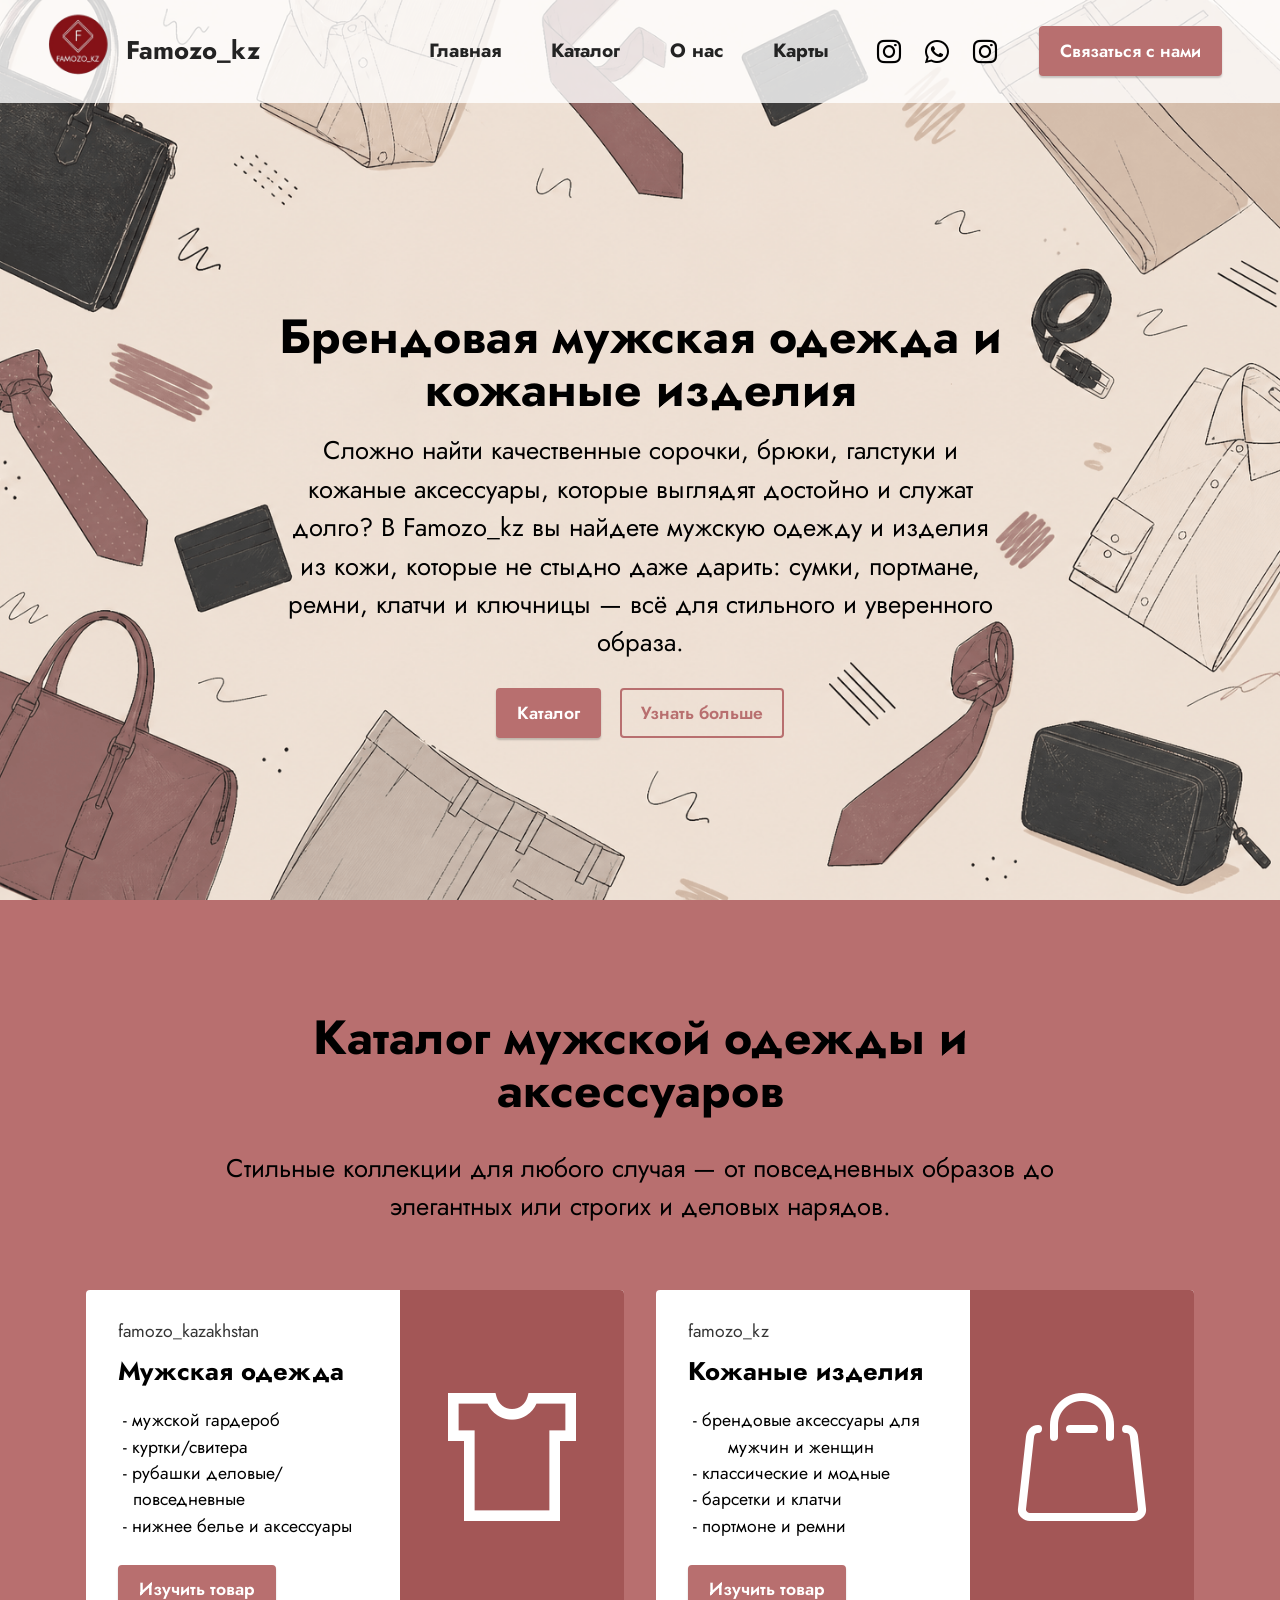
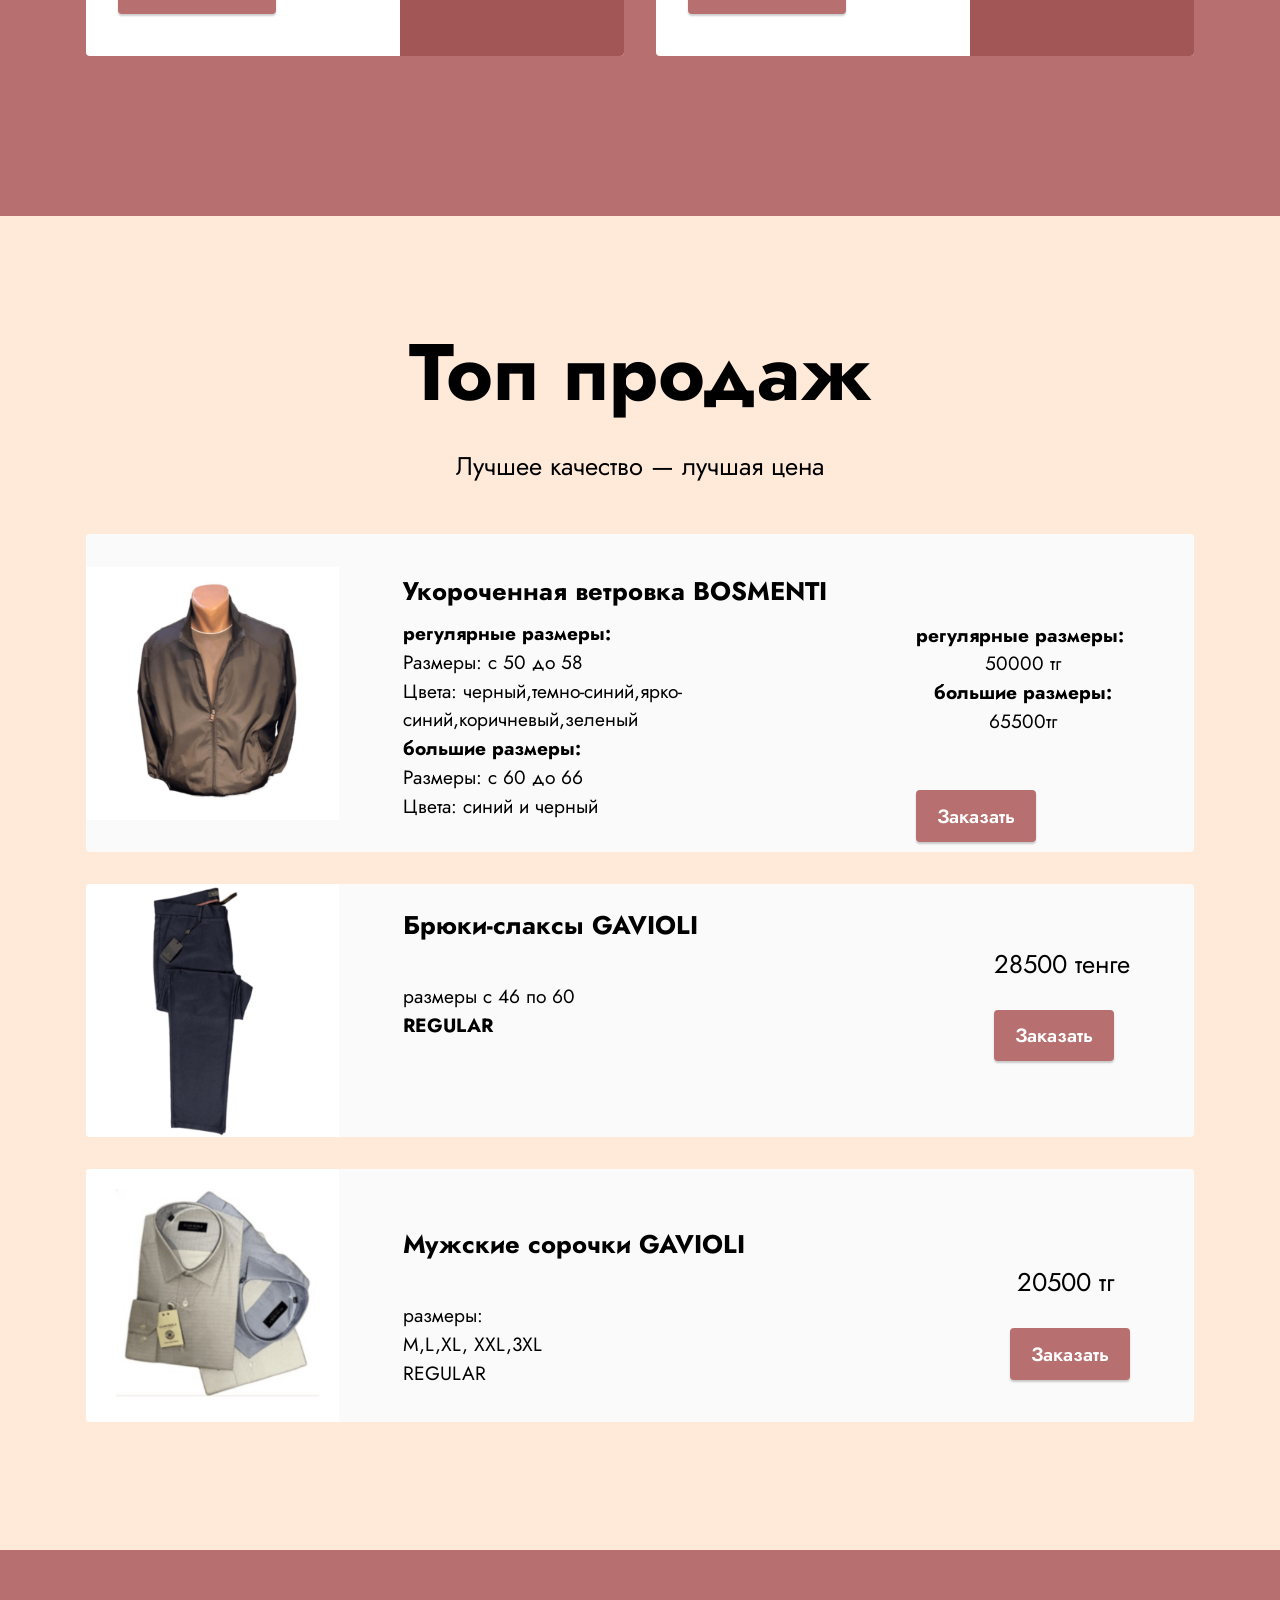
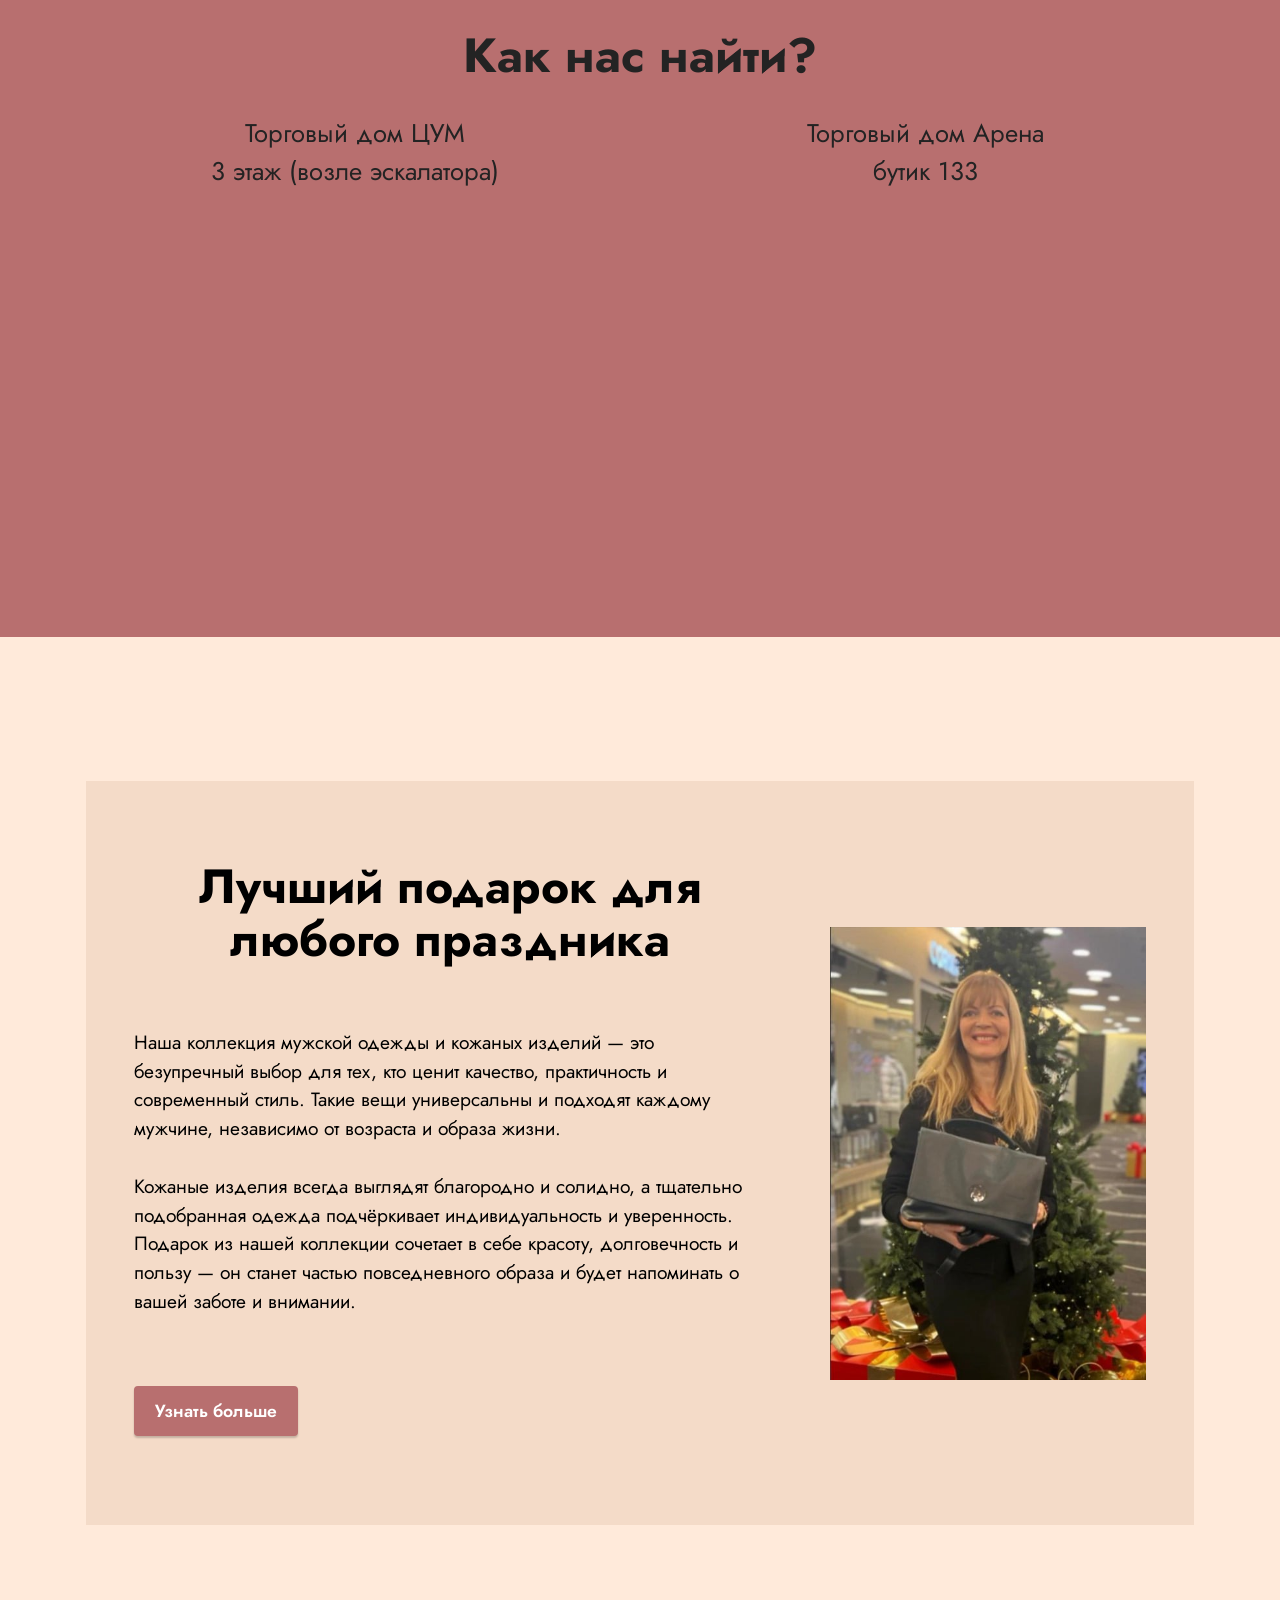
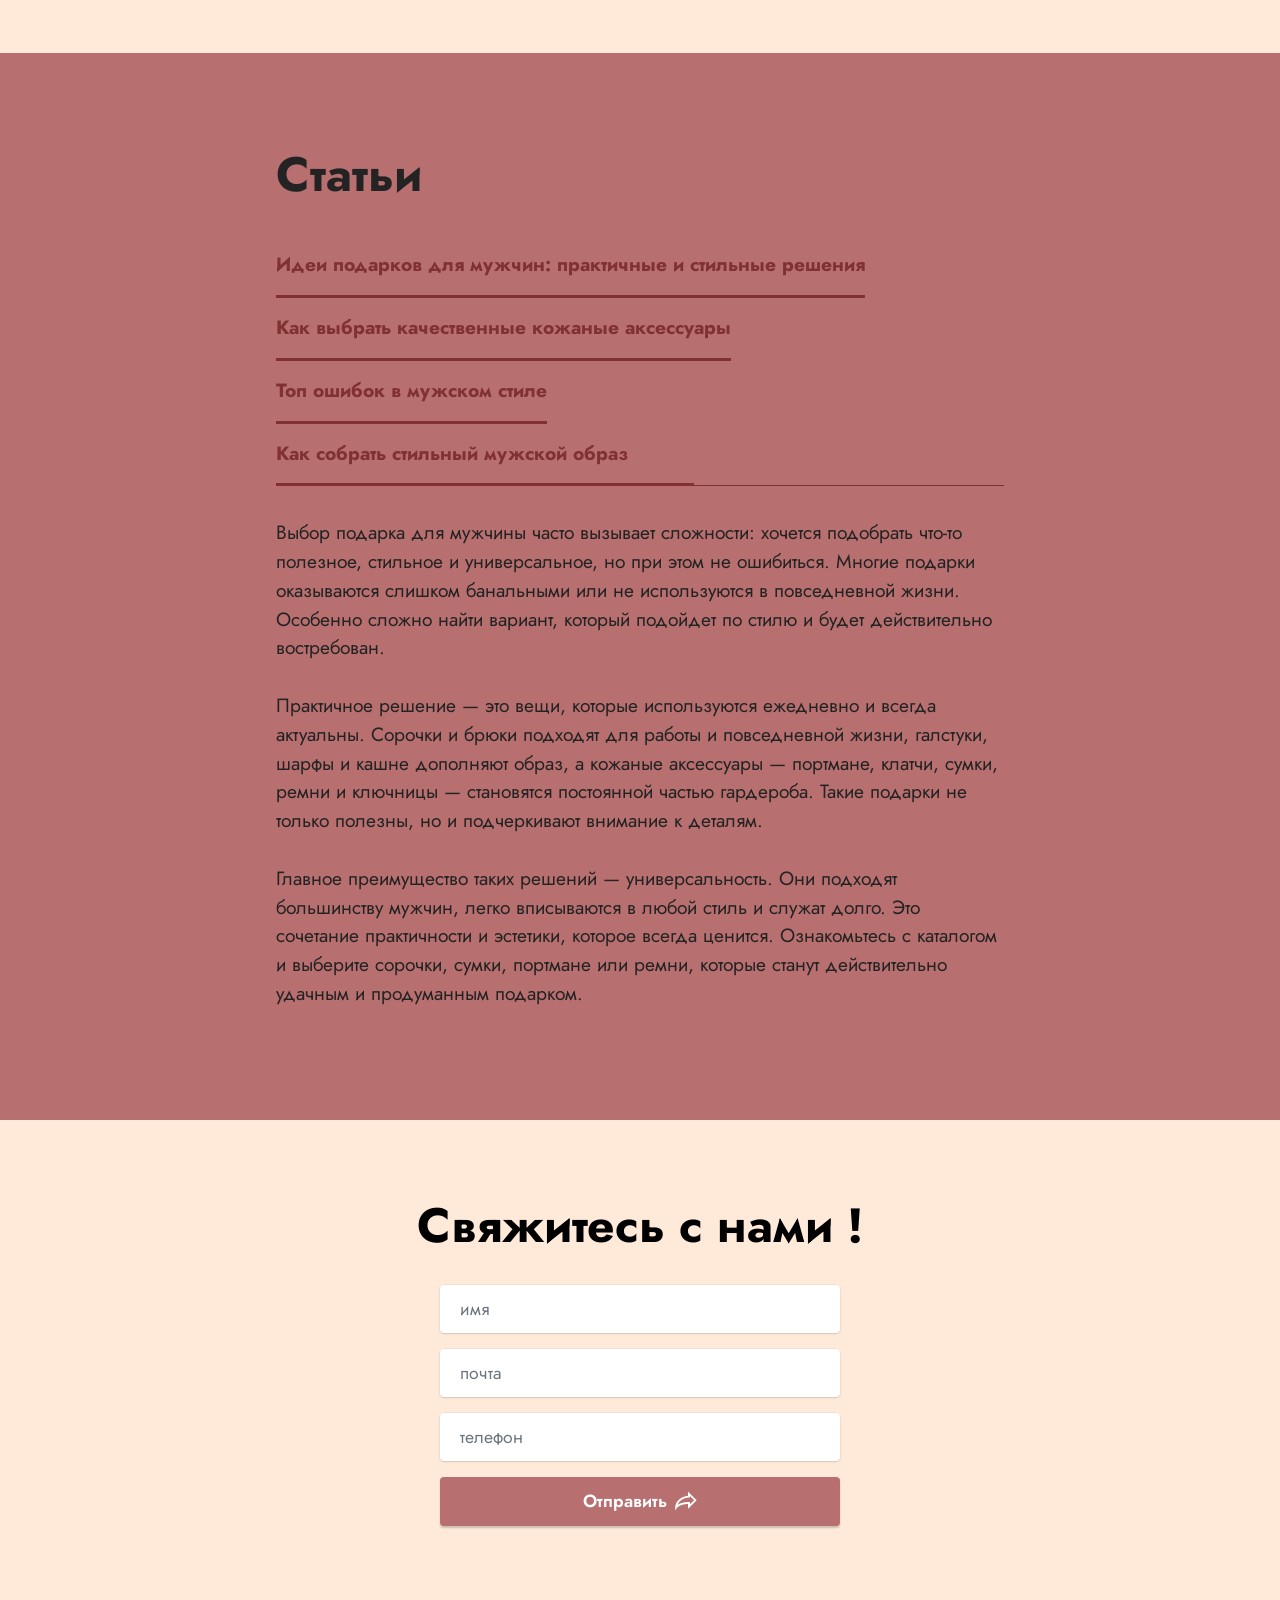
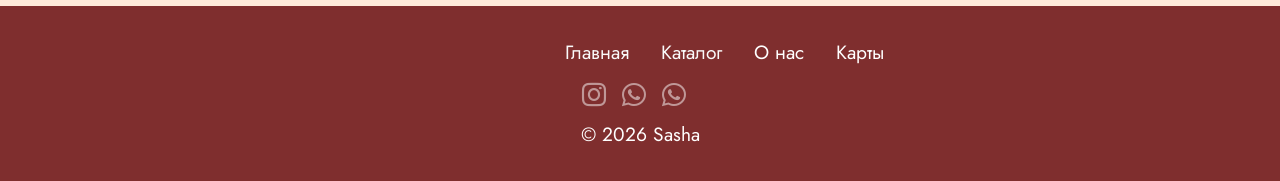
<file: index.html>
<!DOCTYPE html>
<html  >
<head>
  <link rel="canonical" href="https://famozo.kz/index.html">
  <meta charset="UTF-8">
  <meta http-equiv="X-UA-Compatible" content="IE=edge">
  <meta name="generator" content="Mobirise v6.1.4, mobirise.com">
  <meta name="twitter:card" content="summary_large_image"/>
  <meta name="twitter:image:src" content="assets/images/logo_4.png">
  <meta property="og:image" content="assets/images/logo_4.png">
  <meta name="twitter:title" content="Мужская брендовая одежда и кожаные изделия в Казахстане | Famozo">
  <meta name="viewport" content="width=device-width, initial-scale=1, minimum-scale=1">
  <link rel="shortcut icon" href="assets/images/logo_3.png" type="image/x-icon">
  <meta name="description" content="Брендовая мужская одежда и кожаные изделия в Казахстане: сорочки, брюки, ремни, сумки и аксессуары. Магазин Famozo — стиль и качество.">
  <meta property="og:title" content="Мужская брендовая одежда и кожаные изделия в Казахстане | Famozo">
<meta property="og:description" content="Брендовая мужская одежда и кожаные изделия в Казахстане: сорочки, брюки, ремни, сумки и аксессуары. Магазин Famozo — стиль и качество.">
<meta property="og:image" content="assets/images/logo_4.png">
<meta property="og:url" content="https://famozo.kz/index.html">
<meta property="og:type" content="website">

  
  <title>Мужская брендовая одежда и кожаные изделия в Казахстане | Famozo</title>
  <link rel="stylesheet" href="assets/web/assets/mobirise-icons2/mobirise2.css">
  <link rel="stylesheet" href="assets/web/assets/mobirise-icons-bold/mobirise-icons-bold.css">
  <link rel="stylesheet" href="assets/bootstrap/css/bootstrap.min.css">
  <link rel="stylesheet" href="assets/animatecss/animate.css">
  <link rel="stylesheet" href="assets/dropdown/css/style.css">
  <link rel="stylesheet" href="assets/socicon/css/styles.css">
  <link rel="stylesheet" href="assets/theme/css/style.css">
  <link rel="preload" href="https://fonts.googleapis.com/css?family=Jost:100,200,300,400,500,600,700,800,900,100i,200i,300i,400i,500i,600i,700i,800i,900i&display=swap" as="style" onload="this.onload=null;this.rel='stylesheet'">
  <noscript><link rel="stylesheet" href="https://fonts.googleapis.com/css?family=Jost:100,200,300,400,500,600,700,800,900,100i,200i,300i,400i,500i,600i,700i,800i,900i&display=swap"></noscript>
  <link rel="preload" as="style" href="assets/mobirise/css/mbr-additional.css?v=a5OC39"><link rel="stylesheet" href="assets/mobirise/css/mbr-additional.css?v=a5OC39" type="text/css">

  
  
  
</head>
<body>
  
  <section data-bs-version="5.1" class="menu menu3 cid-sFAA5oUu2Y" once="menu" id="menu3-1">
    
    <nav class="navbar navbar-dropdown navbar-fixed-top navbar-expand-lg">
        <div class="container-fluid">
            <div class="navbar-brand">
                <span class="navbar-logo">
                    <a href="catalog.html#features013-a">
                        <img src="assets/images/logo_3.png" alt="famozo_kz logo" style="height: 5.1rem;">
                    </a>
                </span>
                <span class="navbar-caption-wrap"><a class="navbar-caption text-black display-5" href="index.html">Famozo_kz</a></span>
            </div>
            <button class="navbar-toggler" type="button" data-toggle="collapse" data-bs-toggle="collapse" data-target="#navbarSupportedContent" data-bs-target="#navbarSupportedContent" aria-controls="navbarNavAltMarkup" aria-expanded="false" aria-label="Toggle navigation">
                <div class="hamburger">
                    <span></span>
                    <span></span>
                    <span></span>
                    <span></span>
                </div>
            </button>
            <div class="collapse navbar-collapse" id="navbarSupportedContent">
                <ul class="navbar-nav nav-dropdown" data-app-modern-menu="true"><li class="nav-item"><a class="nav-link link text-black text-primary display-7" href="index.html"><strong>Главная</strong></a></li>
                    <li class="nav-item"><a class="nav-link link text-black text-primary display-7" href="catalog.html#content4-6"><strong>Каталог</strong></a></li>
                    <li class="nav-item"><a class="nav-link link text-black text-primary display-7" href="about.html#header6-1c"><strong>О нас</strong></a></li><li class="nav-item"><a class="nav-link link text-black text-primary display-7" href="maps.html#map3-16"><strong>Карты</strong></a></li></ul>
                <div class="icons-menu">
                    <a class="iconfont-wrapper" href="https://www.instagram.com/famozo_kz" target="_blank">
                        <span class="p-2 mbr-iconfont socicon-instagram socicon" style="color: rgb(0, 0, 0); fill: rgb(0, 0, 0);"></span>
                    </a>
                    <a class="iconfont-wrapper" href="https://wa.me/77775479888">
                        <span class="p-2 mbr-iconfont socicon-whatsapp socicon" style="color: rgb(0, 0, 0); fill: rgb(0, 0, 0);"></span>
                    </a>
                    <a class="iconfont-wrapper" href="https://www.instagram.com/famozo_kazakhstan" target="_blank">
                        <span class="p-2 mbr-iconfont socicon-instagram socicon" style="color: rgb(0, 0, 0); fill: rgb(0, 0, 0);"></span>
                    </a>
                    
                </div>
                <div class="navbar-buttons mbr-section-btn"><a class="btn btn-primary display-4" href="index.html#form6-e">Связаться с нами</a></div>
            </div>
        </div>
    </nav>
</section>

<section data-bs-version="5.1" class="header1 cid-sFCAOqBTxa mbr-fullscreen" id="header1-i">

    

    <div class="mbr-overlay" style="opacity: 0; background-color: rgb(237, 245, 225);"></div>

    <div class="container">
        <div class="row justify-content-center">
            <div class="col-12 col-lg-8">
                <h1 class="mbr-section-title mbr-fonts-style mb-3 display-2"><strong><br><br><br>Брендовая мужская одежда и кожаные изделия</strong></h1>
                
                <p class="mbr-text mbr-fonts-style display-5">Сложно найти качественные сорочки, брюки, галстуки и кожаные аксессуары, которые выглядят достойно и служат долго? В Famozo_kz вы найдете мужскую одежду и изделия из кожи, которые не стыдно даже дарить: сумки, портмане, ремни, клатчи и ключницы — всё для стильного и уверенного образа.<br></p>
                <div class="mbr-section-btn mt-3"><a class="btn btn-primary display-4" href="catalog.html#features013-a">Каталог</a> <a class="btn btn-primary-outline display-4" href="index.html#features16-9">Узнать больше</a></div>
            </div>
        </div>
    </div>
</section>

<section data-bs-version="5.1" class="content4 cid-sFADQxFnEn" id="content4-5">
    
    
    <div class="container">
        <div class="row justify-content-center">
            <div class="title col-md-12 col-lg-10">
                <h2 class="mbr-section-title mbr-fonts-style align-center mb-4 display-2"><strong>Каталог мужской одежды и аксессуаров</strong></h2>
                <h3 class="mbr-section-subtitle align-center mbr-fonts-style mb-4 display-5">Стильные коллекции для любого случая — от повседневных образов до элегантных или строгих и деловых нарядов.</h3>
                
            </div>
        </div>
    </div>
</section>

<section data-bs-version="5.1" class="features5 cid-sFACYYm0AQ" id="features6-3">

    

    
    <div class="container">
        <div class="row justify-content-center">
            <div class="card col-12 col-lg-6">
                <div class="card-wrapper mbr-flex">
                    <div class="card-box align-left">
                        <h3 class="card-subtitle mbr-fonts-style align-left mb-2 display-4">famozo_kazakhstan</h3>
                        <h2 class="card-title mbr-fonts-style align-left mb-3 display-5"><strong>Мужская одежда</strong></h2>
                        <p class="mbr-text mbr-fonts-style mb-3 display-4">&nbsp;- мужской гардероб<br>&nbsp;- куртки/свитера<br>&nbsp;- рубашки деловые/&nbsp; &nbsp; &nbsp; &nbsp; &nbsp; &nbsp; &nbsp; &nbsp; &nbsp; &nbsp;повседневные<br>&nbsp;- нижнее белье и аксессуары</p>
                        <div class="mbr-section-btn"><a href="catalog.html#features013-a" class="btn btn-primary display-4">Изучить товар</a></div>
                    </div>
                    <div class="img-wrapper img1 align-center">
                        <a href="catalog.html#features013-a"><span class="mbr-iconfont mobi-mbri-website-theme mobi-mbri" style="color: rgb(255, 255, 255); fill: rgb(255, 255, 255);"></span></a>
                    </div>
                </div>
            </div>

            <div class="card col-12 col-lg-6">
                <div class="card-wrapper mbr-flex">
                    <div class="card-box align-left">
                        <h3 class="card-subtitle mbr-fonts-style align-left mb-2 display-4">famozo_kz</h3>
                        <h2 class="card-title mbr-fonts-style align-left mb-3 display-5"><strong>Кожаные изделия</strong></h2>
                        <p class="mbr-text mbr-fonts-style mb-3 display-4">&nbsp;- брендовые аксессуары для&nbsp; &nbsp; &nbsp; &nbsp; &nbsp; &nbsp; мужчин и женщин<br>&nbsp;- классические и модные<br>&nbsp;- барсетки и клатчи<br>&nbsp;- портмоне и ремни</p>
                        <div class="mbr-section-btn"><a href="catalog.html#features013-a" class="btn btn-primary display-4">Изучить товар</a></div>
                    </div>
                    <div class="img-wrapper img2 align-center">
                        <a href="catalog.html#features013-a"><span class="mbr-iconfont mbrib-shopping-bag"></span></a>
                    </div>
                </div>
            </div>
        </div>
    </div>
</section>

<section data-bs-version="5.1" class="content4 cid-sFADQQfNeA" id="content4-6">
    
    
    <div class="container">
        <div class="row justify-content-center">
            <div class="title col-md-12 col-lg-10">
                <h2 class="mbr-section-title mbr-fonts-style align-center mb-4 display-1"><strong>Топ продаж</strong></h2>
                <h3 class="mbr-section-subtitle align-center mbr-fonts-style mb-4 display-5">Лучшее качество — лучшая цена</h3>
                
            </div>
        </div>
    </div>
</section>

<section data-bs-version="5.1" class="features8 cid-sFADMOwrhN" xmlns="http://www.w3.org/1999/html" id="features9-4">
    
    

    

    <div class="container">
        <div class="card">
            <div class="card-wrapper">
                <div class="row align-items-center">
                    <div class="col-12 col-md-3">
                        <div class="image-wrapper">
                            <img src="assets/images/d09ad180d0b5d0b0d182d0b8d0b220d0b1d0b5d0b720d0bdd0b0d0b7d0b2d0b0d0bdd0b8d18f2095-815x815.png" alt="Стильная укороченная ветровка BOSMENTI">
                        </div>
                    </div>
                    <div class="col-12 col-md">
                        <div class="card-box">
                            <div class="row">
                                <div class="col-md">
                                    <h2 class="card-title mbr-fonts-style display-5"><strong><br>Укороченная ветровка BOSMENTI</strong></h2>
                                    <p class="mbr-text mbr-fonts-style display-7"><strong>регулярные размеры:</strong><br>Размеры: с 50 до 58<br>Цвета: черный,темно-синий,ярко- синий,коричневый,зеленый<br><strong>большие размеры:</strong><br>Размеры: с 60 до 66<br>Цвета: синий и черный<br></p>
                                </div>
                                <div class="col-md-auto">
                                    <p class="price mbr-fonts-style display-7"><br><br><strong><br>регулярные размеры:&nbsp;</strong><br>50000 тг<br><strong>большие размеры:</strong><br>65500тг<br><br></p>
                                    <div class="mbr-section-btn"><a href="" class="btn btn-primary display-7">Заказать</a></div>
                                </div>
                                <div></div>
                            </div>
                        </div>
                    </div>
                </div>
            </div>
        </div>
        <div class="card">
            <div class="card-wrapper">
                <div class="row align-items-center">
                    <div class="col-12 col-md-3">
                        <div class="image-wrapper">
                            <img src="assets/images/d09ad180d0b5d0b0d182d0b8d0b220d0b1d0b5d0b720d0bdd0b0d0b7d0b2d0b0d0bdd0b8d18f2096-1-815x815.png" alt="Брюки-слаксы GAVIOLI">
                        </div>
                    </div>
                    <div class="col-12 col-md">
                        <div class="card-box">
                            <div class="row">
                                <div class="col-md">
                                    <h2 class="card-title mbr-fonts-style display-5"><strong>Брюки-слаксы GAVIOLI</strong></h2>
                                    <p class="mbr-text mbr-fonts-style display-7"><br>размеры с 46 по 60<br><strong>REGULAR
<br>&nbsp;<br></strong><br></p>
                                </div>
                                <div class="col-md-auto">
                                    <p class="price mbr-fonts-style display-5"><br>28500 тенге<br></p>
                                    <div class="mbr-section-btn"><a href="" class="btn btn-primary display-7">
                                            Заказать
                                        </a></div>
                                </div>
                                <div></div>
                            </div>
                        </div>
                    </div>
                </div>
            </div>
        </div>
        <div class="card">
            <div class="card-wrapper">
                <div class="row align-items-center">
                    <div class="col-12 col-md-3">
                        <div class="image-wrapper">
                            <img src="assets/images/d09ad180d0b5d0b0d182d0b8d0b220d0b1d0b5d0b720d0bdd0b0d0b7d0b2d0b0d0bdd0b8d18f2097-815x815.png" alt=" Мужские сорочки GAVIOLI ">
                        </div>
                    </div>
                    <div class="col-12 col-md">
                        <div class="card-box">
                            <div class="row">
                                <div class="col-md">
                                    <h2 class="card-title mbr-fonts-style display-5"><strong><br>Мужские сорочки GAVIOLI&nbsp;</strong></h2>
                                    <p class="mbr-text mbr-fonts-style display-7"><br>размеры:<br>M,L,XL, XXL,3XL<br>REGULAR<br></p>
                                </div>
                                <div class="col-md-auto">
                                    <p class="price mbr-fonts-style display-5"><br><br>20500 тг&nbsp;<br></p>
                                    <div class="mbr-section-btn"><a href="" class="btn btn-primary display-7">
                                            Заказать
                                        </a></div>
                                </div>
                                <div></div>
                            </div>
                        </div>
                    </div>
                </div>
            </div>
        </div>
    </div>
</section>

<section data-bs-version="5.1" class="map3 cid-vdQ15pSL4P" id="map3-z">
    
    
    
    
    

    <div class="container">
        <div class="row">
            <div class="col-12">
                <h2 class="mbr-section-title mb-4 align-center mbr-fonts-style display-2"><strong>Как нас найти?</strong></h2>
            </div>
            <div class="col-12 col-lg-6">
                <h3 class="mbr-section-subtitle mb-3 align-center mbr-fonts-style display-5">Торговый дом ЦУМ
<div>3 этаж (возле эскалатора)</div></h3>
                <div class="google-map"><iframe frameborder="0" style="border:0" src="https://www.google.com/maps/embed?pb=!1m18!1m12!1m3!1d2905.4884580818775!2d76.93825127546526!3d43.26214167763656!2m3!1f0!2f0!3f0!3m2!1i1024!2i768!4f13.1!3m3!1m2!1s0x38836ea2f55798d3%3A0x6e54c07571a11b84!2sEspressoLab!5e0!3m2!1sen!2sae!4v1773485872463!5m2!1sen!2sae" allowfullscreen=""></iframe></div>
            </div>
            <div class="col-12 col-lg-6">
                <h3 class="mbr-section-subtitle mb-3 mt-5 mt-lg-0 align-center mbr-fonts-style display-5">Торговый дом Арена
<div>бутик 133</div></h3>
                <div class="google-map"><iframe frameborder="0" style="border:0" src="https://www.google.com/maps/embed?pb=!1m18!1m12!1m3!1d2906.5734107560183!2d76.893230475464!3d43.23940287909678!2m3!1f0!2f0!3f0!3m2!1i1024!2i768!4f13.1!3m3!1m2!1s0x3883693d8fdbd219%3A0xb0228006e0a68cd5!2sVoentorg!5e0!3m2!1sen!2sae!4v1773485796315!5m2!1sen!2sae" allowfullscreen=""></iframe></div>
            </div>
        </div>
    </div>
</section>

<section data-bs-version="5.1" class="features15 cid-sFANq99njx" id="features16-9">

    

    
    <div class="container">
        <div class="content-wrapper">
            <div class="row align-items-center">
                <div class="col-12 col-lg">
                    <div class="text-wrapper">
                        <h2 class="card-title mbr-fonts-style display-2"><strong>Лучший подарок для любого праздника<br><br></strong></h2>
                        <p class="mbr-text mbr-fonts-style mb-4 display-7">Наша коллекция мужской одежды и кожаных изделий — это безупречный выбор для тех, кто ценит качество, практичность и современный стиль. Такие вещи универсальны и подходят каждому мужчине, независимо от возраста и образа жизни.<br><br>Кожаные изделия всегда выглядят благородно и солидно, а тщательно подобранная одежда подчёркивает индивидуальность и уверенность. Подарок из нашей коллекции сочетает в себе красоту, долговечность и пользу — он станет частью повседневного образа и будет напоминать о вашей заботе и внимании.<br><br></p>
                        <div class="mbr-section-btn mt-3"><a class="btn btn-primary display-4" href="index.html#form6-e">Узнать больше</a></div>
                    </div>
                </div>
                <div class="col-12 col-lg-4">
                    <div class="image-wrapper">
                        <img src="assets/images/personal_photo.png" alt="лучший пожарок для вас и ваших близких">
                    </div>
                </div>
            </div>
        </div>
    </div>
</section>

<section data-bs-version="5.1" class="tabs content18 cid-vhAnTkZE7D" id="tabs1-1e">

    

    
    
    <div class="container">
        <div class="row justify-content-center">
            <div class="col-12 col-md-8">
                <h2 class="mbr-section-title mb-0 mbr-fonts-style display-2">
                    <strong>Статьи</strong></h2>
                
            </div>
        </div>
        <div class="row justify-content-center mt-4">
            <div class="col-12 col-md-8">
                <ul class="nav nav-tabs mb-4" role="tablist">
                    <li class="nav-item first mbr-fonts-style"><a class="nav-link mbr-fonts-style show active display-7" role="tab" data-toggle="tab" data-bs-toggle="tab" href="#tabs1-1e_tab0" aria-selected="true"><strong>Идеи подарков для мужчин: практичные и стильные решения</strong></a></li>
                    <li class="nav-item"><a class="nav-link mbr-fonts-style active display-7" role="tab" data-toggle="tab" data-bs-toggle="tab" href="#tabs1-1e_tab1" aria-selected="true"><strong>Как выбрать качественные кожаные аксессуары</strong></a></li>
                    <li class="nav-item"><a class="nav-link mbr-fonts-style active display-7" role="tab" data-toggle="tab" data-bs-toggle="tab" href="#tabs1-1e_tab2" aria-selected="true"><strong>Топ ошибок в мужском стиле</strong><br></a></li>
                    <li class="nav-item"><a class="nav-link mbr-fonts-style active display-7" role="tab" data-toggle="tab" data-bs-toggle="tab" href="#tabs1-1e_tab3" aria-selected="true"><strong>Как собрать стильный мужской образ&nbsp; &nbsp; &nbsp; &nbsp; &nbsp; &nbsp;</strong></a></li>
                    
                    
                </ul>
                <div class="tab-content">
                    <div id="tab1" class="tab-pane in active" role="tabpanel">
                        <div class="row">
                            <div class="col-md-12">
                                <p class="mbr-text mbr-fonts-style display-7">Выбор подарка для мужчины часто вызывает сложности: хочется подобрать что-то полезное, стильное и универсальное, но при этом не ошибиться. Многие подарки оказываются слишком банальными или не используются в повседневной жизни. Особенно сложно найти вариант, который подойдет по стилю и будет действительно востребован.<br><br>Практичное решение — это вещи, которые используются ежедневно и всегда актуальны. Сорочки и брюки подходят для работы и повседневной жизни, галстуки, шарфы и кашне дополняют образ, а кожаные аксессуары — портмане, клатчи, сумки, ремни и ключницы — становятся постоянной частью гардероба. Такие подарки не только полезны, но и подчеркивают внимание к деталям.<br><br>Главное преимущество таких решений — универсальность. Они подходят большинству мужчин, легко вписываются в любой стиль и служат долго. Это сочетание практичности и эстетики, которое всегда ценится. Ознакомьтесь с каталогом и выберите сорочки, сумки, портмане или ремни, которые станут действительно удачным и продуманным подарком.<br></p>
                            </div>
                        </div>
                    </div>
                    <div id="tab2" class="tab-pane" role="tabpanel">
                        <div class="row">
                            <div class="col-md-12">
                                <p class="mbr-text mbr-fonts-style display-7">Выбор кожаных аксессуаров кажется простым, но на практике многие сталкиваются с разочарованием: сумки теряют форму, портмане быстро изнашиваются, а ремни начинают выглядеть неаккуратно уже через короткое время. На первый взгляд изделия могут казаться качественными, но при ежедневном использовании проявляются слабые материалы и недостатки пошива. В итоге приходится снова искать замену, тратя время и деньги.<br><br>Правильный выбор — это кожаные аксессуары, которые изначально рассчитаны на длительное использование. Сумки должны быть удобными и универсальными, чтобы подходить как для работы, так и для повседневной жизни. Портмане и клатчи должны быть практичными, с продуманной внутренней организацией, а ремни и ключницы — надежными и устойчивыми к износу. Когда аксессуары выполнены из качественных материалов, они сохраняют внешний вид и выглядят аккуратно даже спустя длительное время.<br><br>Качественные кожаные изделия — это не просто дополнение, а важная часть образа. Они подчеркивают статус, делают внешний вид более собранным и избавляют от необходимости часто менять вещи. Это разумное вложение в стиль и комфорт. Ознакомьтесь с ассортиментом и выберите сумки, портмане, ремни или ключницы, которые будут служить вам долго и подчеркивать ваш стиль каждый день.</p>
                            </div>
                        </div>
                    </div>
                    <div id="tab3" class="tab-pane" role="tabpanel">
                        <div class="row">
                            <div class="col-md-12">
                                <p class="mbr-text mbr-fonts-style display-7">Даже при наличии хорошей одежды мужской стиль может выглядеть неаккуратно из-за типичных ошибок. Часто мужчины выбирают сорочки и брюки, не учитывая, как они сочетаются, добавляют слишком яркие или неподходящие галстуки или полностью игнорируют аксессуары. Также распространена ошибка — использование некачественных шарфов или кашне, которые портят общее впечатление. В итоге даже дорогие вещи не создают желаемого эффекта.<br><br>Избежать этих проблем можно, если придерживаться простого и логичного подхода. Базовые сорочки и брюки должны быть основой гардероба, а галстуки, шарфы и кашне — дополнять образ, а не перегружать его. Аксессуары, такие как ремни, сумки и портмане, должны быть качественными и подходить по стилю к остальным элементам. Важно выбирать вещи, которые легко комбинируются между собой, чтобы каждый элемент усиливал общий образ.<br><br>Когда вы избегаете этих ошибок, внешний вид становится более аккуратным и продуманным. Вы начинаете выглядеть уверенно, даже не прикладывая дополнительных усилий, а ваш стиль становится стабильным и узнаваемым. Подберите сорочки, брюки, галстуки и аксессуары, которые уже сочетаются между собой, и создайте гармоничный образ без лишних экспериментов.</p>
                            </div>
                        </div>
                    </div>
                    <div id="tab4" class="tab-pane" role="tabpanel">
                        <div class="row">
                            <div class="col-md-12">
                                <p class="mbr-text mbr-fonts-style display-7">Многие мужчины сталкиваются с проблемой: даже при наличии хороших вещей сложно собрать стильный образ, в котором сорочки, брюки и аксессуары смотрятся гармонично. Часто одежда покупается отдельно, без понимания, как она будет сочетаться, из-за чего сорочки не подходят к брюкам, галстуки выглядят случайно, а шарфы или кашне выбиваются из общего стиля. В результате образ кажется неаккуратным, даже если сами вещи качественные.<br><br>Решение этой проблемы — формирование продуманного мужского гардероба, где каждая деталь дополняет другую. Базовые сорочки нейтральных цветов легко сочетаются с брюками разных оттенков, а правильно подобранные галстуки и кашне добавляют акцент, не перегружая образ. Важную роль играют аксессуары: ремни, сумки и даже такие детали, как ключницы, помогают создать завершенный и аккуратный внешний вид. Когда гардероб собран грамотно, вам не нужно каждый раз тратить время на подбор — всё уже работает вместе.<br><br>Такой подход дает ощутимые преимущества: вы всегда выглядите уверенно, экономите время и создаете впечатление человека, который следит за деталями. Это важно не только в деловой среде, но и в повседневной жизни, где внешний вид формирует первое впечатление. Ознакомьтесь с каталогом и подберите сорочки, брюки, галстуки, сумки и ремни, которые помогут вам создать стильный и продуманный образ без лишних усилий.</p>
                            </div>
                        </div>
                    </div>
                    
                    
                </div>
            </div>
        </div>
    </div>
</section>

<section data-bs-version="5.1" class="form6 cid-uXHwBOnthY" id="form6-e">
    
    
    <div class="container-fluid">
        <div class="mbr-section-head">
            <h2 class="mbr-section-title mbr-fonts-style align-center mb-0 display-2">
                <strong>Свяжитесь с нами !</strong></h2>
            
        </div>
        <div class="row justify-content-center mt-4">
            <div class="col-lg-8 mx-auto mbr-form" data-form-type="formoid">
                <form action="" method="POST" class="mbr-form form-with-styler mx-auto" data-form-title="Form Name"><input type="hidden" name="email" data-form-email="true" value="UaVXJ9HdEJejrXhtO7BtN6tNqxvU+rQgE+iDtf+zBpKD99t10fiElJqyeoS/WRnA8L+N73NWcXTeSYXVh9h69pxxX7QcBNHNdFPA/Cv4NPN9eBJQ1d3jm1/niTH8erSQ">
                    <div class="row">
                        <div hidden="hidden" data-form-alert="" class="alert alert-success col-12">Скоро ответим на Ваш запрос!!</div>
                        <div hidden="hidden" data-form-alert-danger="" class="alert alert-danger col-12">
                            Что то не так! Попробуйте проверить почтовый адрес!
                        </div>
                    </div>
                    <div class="dragArea row">
                        <div class="col-lg-12 col-md-12 col-sm-12 form-group mb-3" data-for="name">
                            <input type="text" name="name" placeholder="имя" data-form-field="name" class="form-control" value="" id="name-form6-e">
                        </div>
                        <div class="col-lg-12 col-md-12 col-sm-12 form-group mb-3" data-for="email">
                            <input type="email" name="email" placeholder="почта" data-form-field="email" class="form-control" value="" id="email-form6-e">
                        </div>
                        <div data-for="phone" class="col-lg-12 col-md-12 col-sm-12 form-group mb-3">
                            <input type="tel" name="phone" placeholder="телефон" data-form-field="phone" class="form-control" value="" id="phone-form6-e">
                        </div>
                        <div class="col-auto mbr-section-btn align-center"><button type="submit" class="btn btn-primary display-4"><span class="mobi-mbri mobi-mbri-share mbr-iconfont mbr-iconfont-btn"></span>Отправить</button></div>
                    </div>
                </form>
            </div>
        </div>
    </div>
</section>

<section data-bs-version="5.1" class="footer3 cid-sFAOjz8nX7" once="footers" id="footer3-d">

    

    

    <div class="container">
        <div class="media-container-row align-center mbr-white">
            <div class="row row-links">
                <ul class="foot-menu">
                    
                    
                    
                    
                    
                <li class="foot-menu-item mbr-fonts-style display-7">&nbsp; &nbsp; &nbsp; &nbsp; &nbsp; &nbsp; &nbsp; &nbsp; &nbsp; &nbsp; &nbsp; &nbsp; &nbsp; &nbsp;&nbsp;<a href="#top" class="text-white">Главная</a></li><li class="foot-menu-item mbr-fonts-style display-7"><a href="index.html#content4-5" class="text-white">Каталог</a></li><li class="foot-menu-item mbr-fonts-style display-7">О нас</li><li class="foot-menu-item mbr-fonts-style display-7">Карты</li></ul>
            </div>
            <div class="row social-row">
                <div class="social-list align-right pb-2">
                    
                    
                    
                    
                    
                    
                <div class="soc-item">
                        <a href="https://twitter.com" target="_blank">
                            <span class="mbr-iconfont mbr-iconfont-social socicon-instagram socicon" style="color: rgb(255, 255, 255); fill: rgb(255, 255, 255);"></span>
                        </a>
                    </div><div class="soc-item">
                        <a href="https://www.facebook.com" target="_blank">
                            <span class="mbr-iconfont mbr-iconfont-social socicon-whatsapp socicon"></span>
                        </a>
                    </div><div class="soc-item">
                        <a href="https://www.facebook.com" target="_blank">
                            <span class="mbr-iconfont mbr-iconfont-social socicon-whatsapp socicon"></span>
                        </a>
                    </div></div>
            </div>
            <div class="row row-copirayt">
                <p class="mbr-text mb-0 mbr-fonts-style mbr-white align-center display-7">© 2026 Sasha</p>
            </div>
        </div>
    </div>
  </body>
</html>
</file>
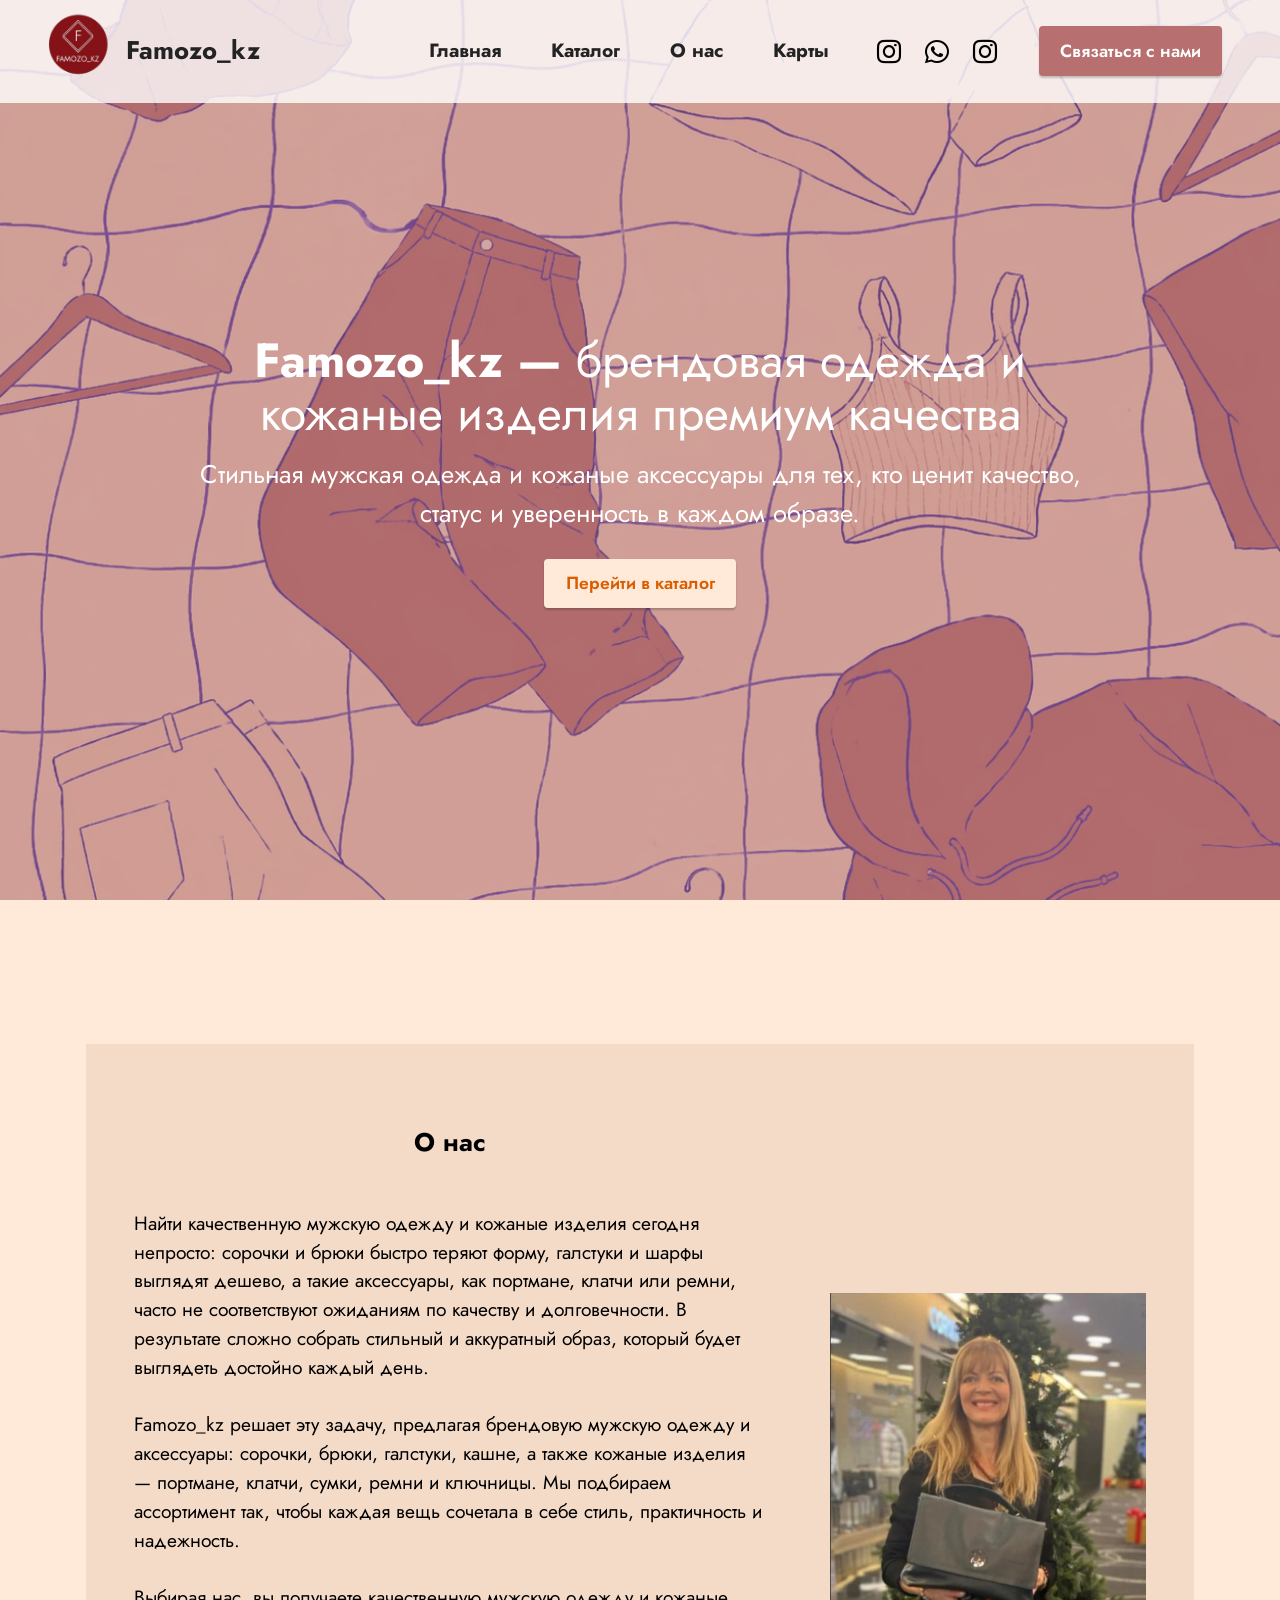
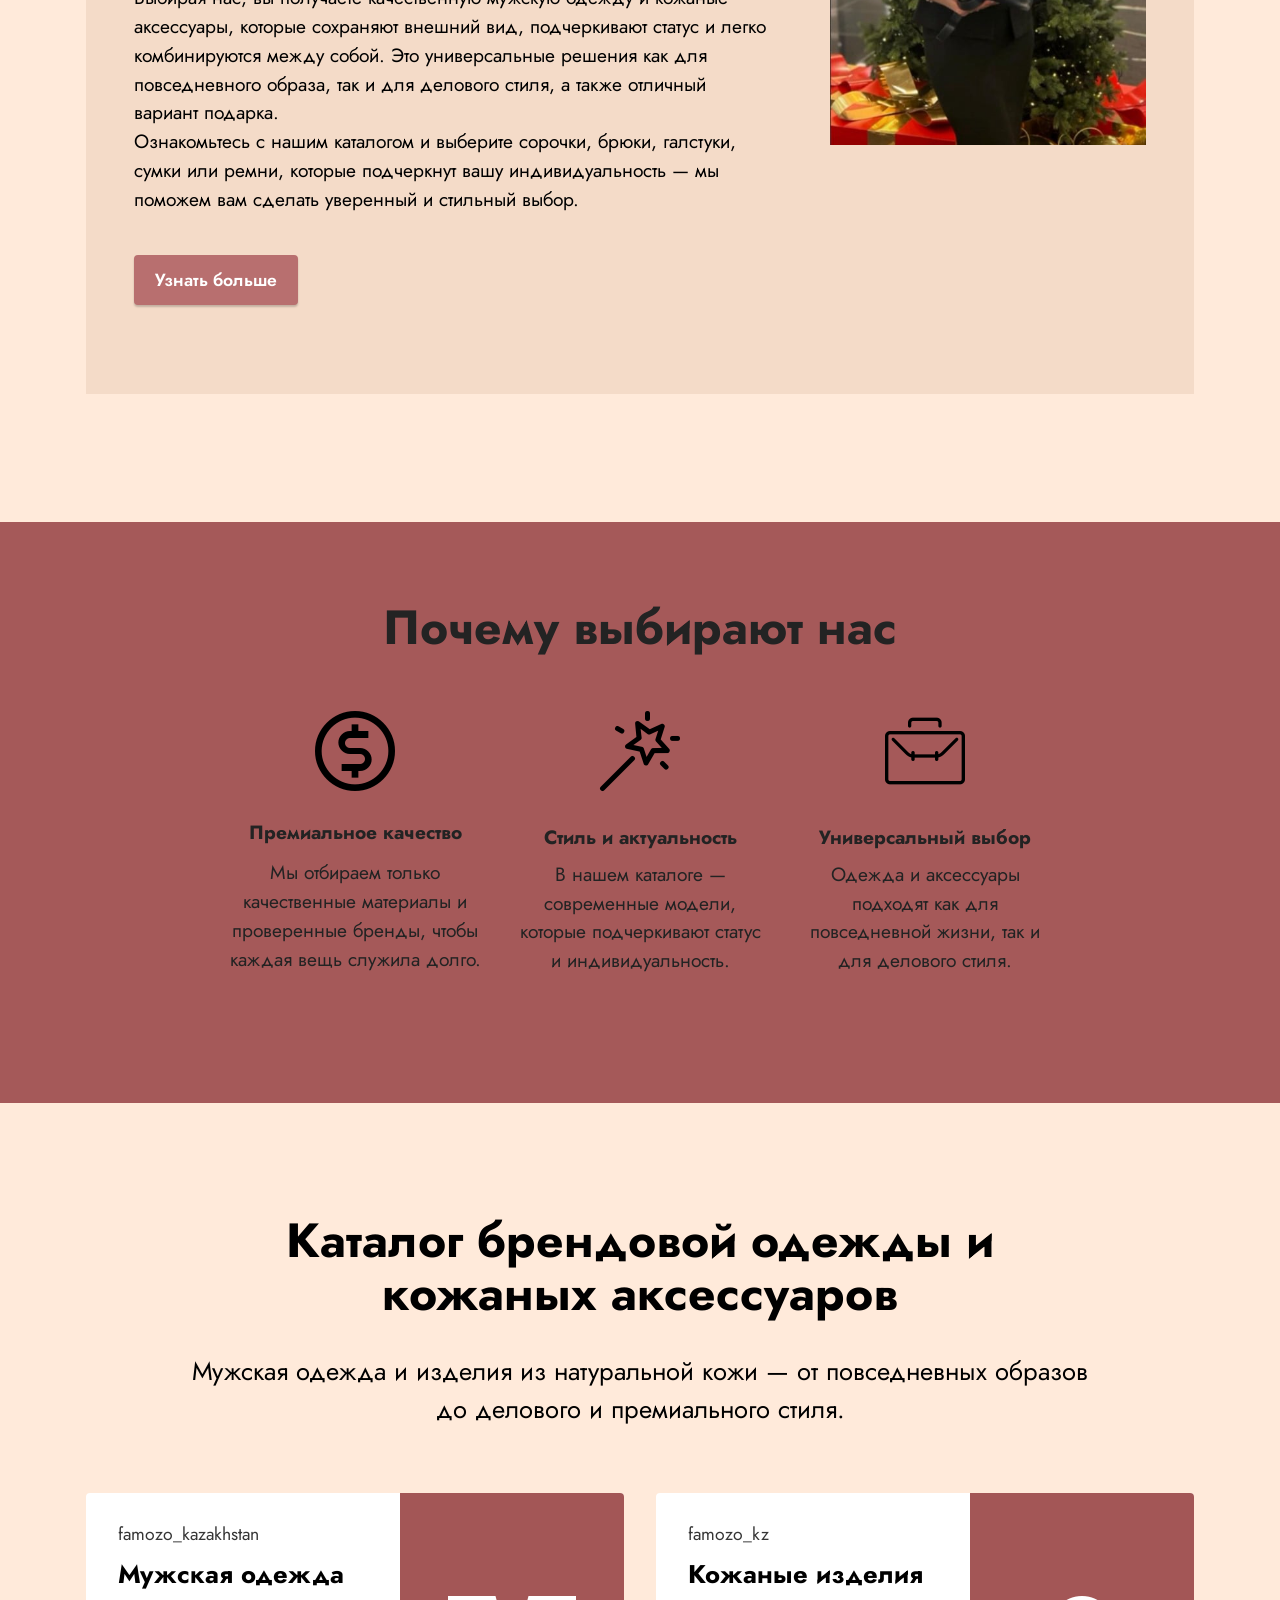
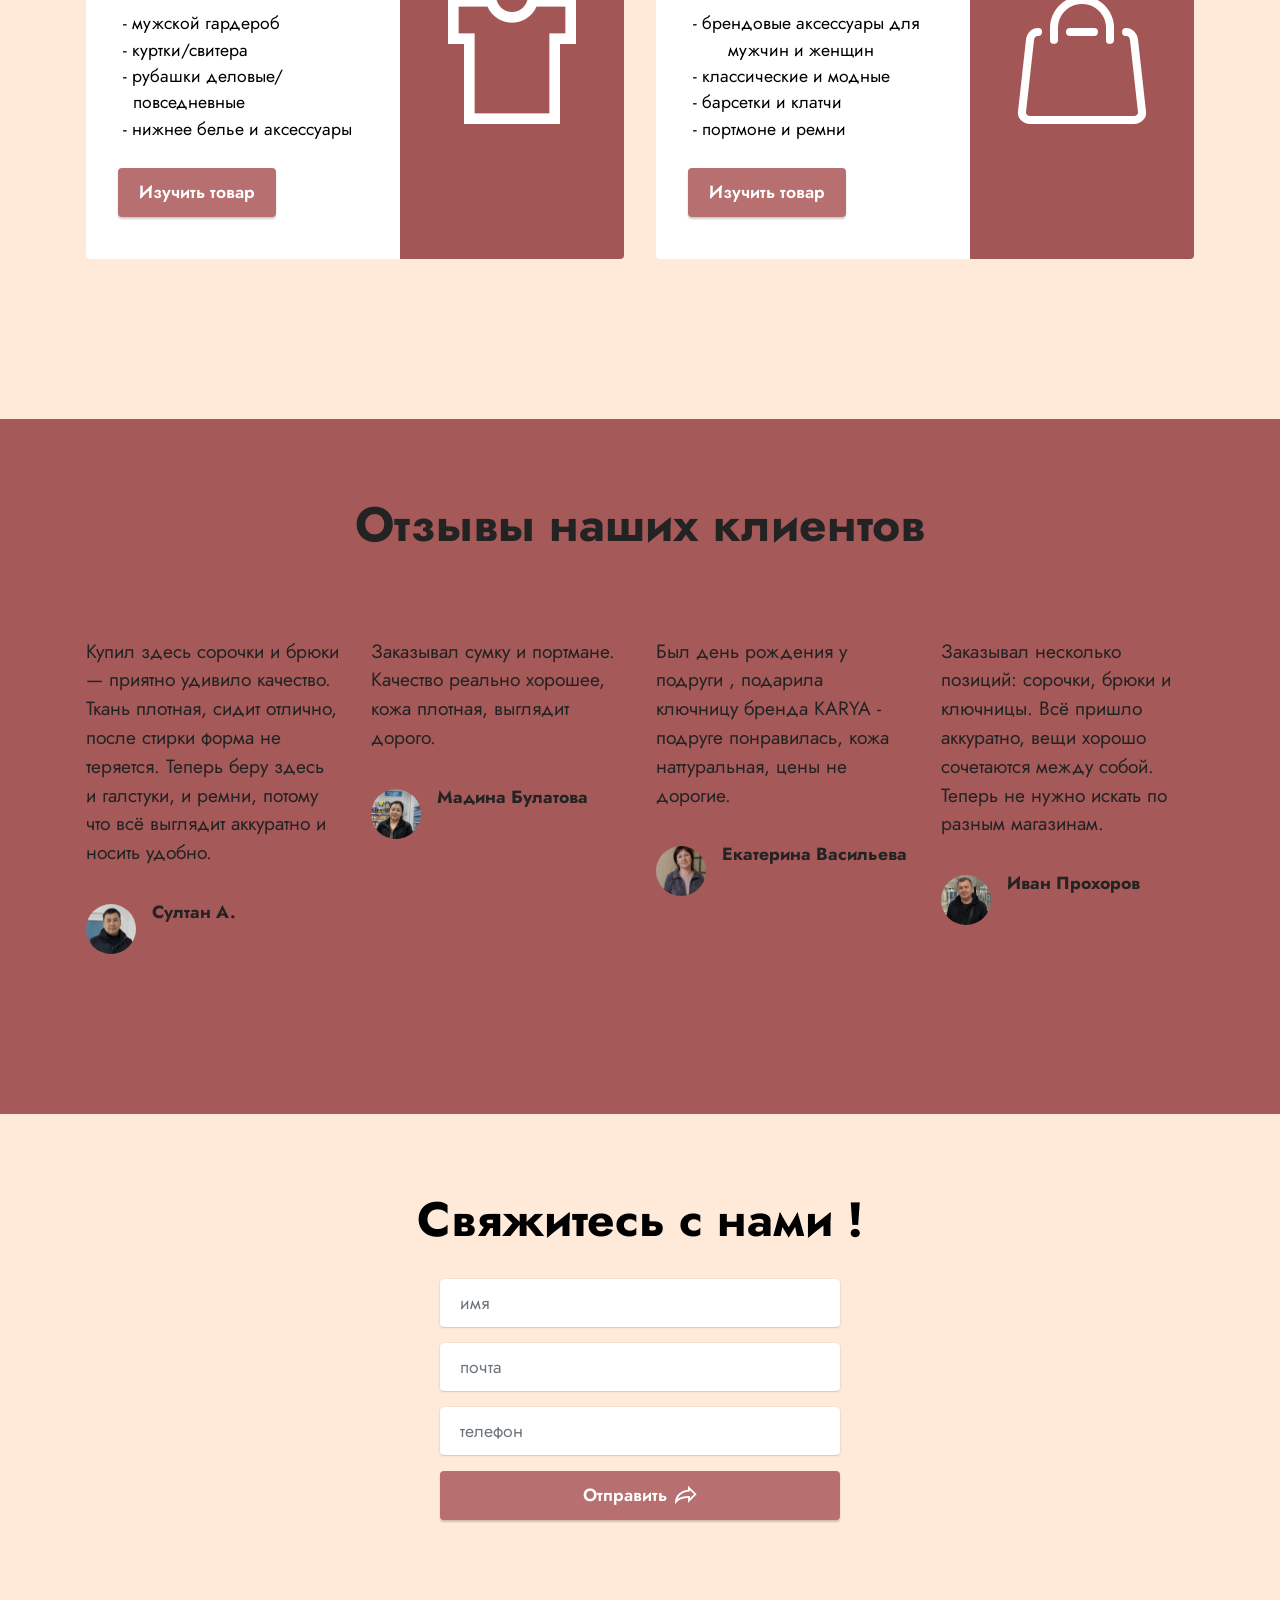
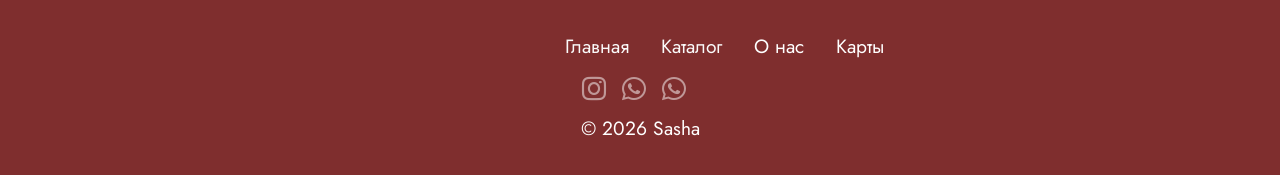
<file: about.html>
<!DOCTYPE html>
<html  >
<head>
<link rel="canonical" href="https://famozo.kz/about.html">
  <meta charset="UTF-8">
  <meta http-equiv="X-UA-Compatible" content="IE=edge">
  <meta name="viewport" content="width=device-width, initial-scale=1, minimum-scale=1">
  <link rel="shortcut icon" href="assets/images/logo_3.png" type="image/x-icon">
  <meta name="description" content="Famozo — магазин брендовой мужской одежды и кожаных аксессуаров в Казахстане. Качественные сорочки, брюки, галстуки, сумки, ремни и многое другое.">
  <meta property="og:title" content="Магазин мужской одежды и кожаных аксессуаров в Алматы. Информация о компании Famozo">
<meta property="og:description" content="О компании Famozo — магазин брендовой мужской одежды и кожаных аксессуаров в Казахстане. Качественные сорочки, брюки, галстуки, сумки и ремни для стильных мужчин.">
<meta property="og:image" content="assets/images/logo_4.png">
<meta property="og:url" content="https://famozo.kz/about.html">
<meta property="og:type" content="website">


  
  <title>О компании Famozo — магазин брендовой мужской одежды и кожаных аксессуаров в Казахстане. Качественные сорочки, брюки, галстуки, сумки и ремни для стильных мужчин.</title>
  <link rel="stylesheet" href="assets/web/assets/mobirise-icons2/mobirise2.css">
  <link rel="stylesheet" href="assets/web/assets/mobirise-icons/mobirise-icons.css">
  <link rel="stylesheet" href="assets/web/assets/mobirise-icons-bold/mobirise-icons-bold.css">
  <link rel="stylesheet" href="assets/bootstrap/css/bootstrap.min.css">
  <link rel="stylesheet" href="assets/animatecss/animate.css">
  <link rel="stylesheet" href="assets/dropdown/css/style.css">
  <link rel="stylesheet" href="assets/socicon/css/styles.css">
  <link rel="stylesheet" href="assets/theme/css/style.css">
  <link rel="preload" href="https://fonts.googleapis.com/css?family=Jost:100,200,300,400,500,600,700,800,900,100i,200i,300i,400i,500i,600i,700i,800i,900i&display=swap" as="style" onload="this.onload=null;this.rel='stylesheet'">
  <noscript><link rel="stylesheet" href="https://fonts.googleapis.com/css?family=Jost:100,200,300,400,500,600,700,800,900,100i,200i,300i,400i,500i,600i,700i,800i,900i&display=swap"></noscript>
  <link rel="preload" as="style" href="assets/mobirise/css/mbr-additional.css?v=gc78Qm"><link rel="stylesheet" href="assets/mobirise/css/mbr-additional.css?v=gc78Qm" type="text/css">

  
  
  
</head>
<body>
  
  <section data-bs-version="5.1" class="menu menu3 cid-sFAA5oUu2Y" once="menu" id="menu3-14">
    
    <nav class="navbar navbar-dropdown navbar-fixed-top navbar-expand-lg">
        <div class="container-fluid">
            <div class="navbar-brand">
                <span class="navbar-logo">
                    <a href="catalog.html#features013-a">
                        <img src="assets/images/logo_3.png" alt="famozo_kz logo" style="height: 5.1rem;">
                    </a>
                </span>
                <span class="navbar-caption-wrap"><a class="navbar-caption text-black display-5" href="">Famozo_kz</a></span>
            </div>
            <button class="navbar-toggler" type="button" data-toggle="collapse" data-bs-toggle="collapse" data-target="#navbarSupportedContent" data-bs-target="#navbarSupportedContent" aria-controls="navbarNavAltMarkup" aria-expanded="false" aria-label="Toggle navigation">
                <div class="hamburger">
                    <span></span>
                    <span></span>
                    <span></span>
                    <span></span>
                </div>
            </button>
            <div class="collapse navbar-collapse" id="navbarSupportedContent">
                <ul class="navbar-nav nav-dropdown" data-app-modern-menu="true"><li class="nav-item"><a class="nav-link link text-black text-primary display-7" href="index.html"><strong>Главная</strong></a></li>
                    <li class="nav-item"><a class="nav-link link text-black text-primary display-7" href="catalog.html#content4-6"><strong>Каталог</strong></a></li>
                    <li class="nav-item"><a class="nav-link link text-black text-primary display-7" href="about.html#header6-1c"><strong>О нас</strong></a></li><li class="nav-item"><a class="nav-link link text-black text-primary display-7" href="maps.html#map3-16"><strong>Карты</strong></a></li></ul>
                <div class="icons-menu">
                    <a class="iconfont-wrapper" href="https://www.instagram.com/famozo_kz" target="_blank">
                        <span class="p-2 mbr-iconfont socicon-instagram socicon" style="color: rgb(0, 0, 0); fill: rgb(0, 0, 0);"></span>
                    </a>
                    <a class="iconfont-wrapper" href="https://wa.me/77775479888">
                        <span class="p-2 mbr-iconfont socicon-whatsapp socicon" style="color: rgb(0, 0, 0); fill: rgb(0, 0, 0);"></span>
                    </a>
                    <a class="iconfont-wrapper" href="https://www.instagram.com/famozo_kazakhstan" target="_blank">
                        <span class="p-2 mbr-iconfont socicon-instagram socicon" style="color: rgb(0, 0, 0); fill: rgb(0, 0, 0);"></span>
                    </a>
                    
                </div>
                <div class="navbar-buttons mbr-section-btn"><a class="btn btn-primary display-4" href="index.html#form6-e">Связаться с нами</a></div>
            </div>
        </div>
    </nav>
</section>

<section data-bs-version="5.1" class="header6 cid-vhAngUlX7C mbr-fullscreen" id="header6-1c">

    

    
    <div class="mbr-overlay" style="opacity: 0.5; background-color: rgb(165, 89, 89);"></div>

    <div class="align-center container">
        <div class="row justify-content-center">
            <div class="col-12 col-lg-10">
                <h1 class="mbr-section-title mbr-fonts-style mbr-white mb-3 display-2"><br><strong>Famozo_kz —</strong> брендовая одежда и кожаные изделия премиум качества</h1>
                <h2 class="mbr-section-subtitle mbr-fonts-style mbr-white mb-3 display-5">Стильная мужская одежда и кожаные аксессуары для тех, кто ценит качество, статус и уверенность в каждом образе.</h2>
                
                <div class="mbr-section-btn mt-3"><a class="btn btn-danger display-4" href="catalog.html#features013-a">Перейти в каталог</a></div>
            </div>
        </div>
    </div>
</section>

<section data-bs-version="5.1" class="features15 cid-vhAp1kjZ0C" id="features16-1f">

    

    
    <div class="container">
        <div class="content-wrapper">
            <div class="row align-items-center">
                <div class="col-12 col-lg">
                    <div class="text-wrapper">
                        <h2 class="card-title mbr-fonts-style display-5"><strong>О нас<br><br></strong></h2>
                        <p class="mbr-text mbr-fonts-style mb-4 display-7">Найти качественную мужскую одежду и кожаные изделия сегодня непросто: сорочки и брюки быстро теряют форму, галстуки и шарфы выглядят дешево, а такие аксессуары, как портмане, клатчи или ремни, часто не соответствуют ожиданиям по качеству и долговечности. В результате сложно собрать стильный и аккуратный образ, который будет выглядеть достойно каждый день.<br><br>Famozo_kz решает эту задачу, предлагая брендовую мужскую одежду и аксессуары: сорочки, брюки, галстуки, кашне, а также кожаные изделия — портмане, клатчи, сумки, ремни и ключницы. Мы подбираем ассортимент так, чтобы каждая вещь сочетала в себе стиль, практичность и надежность.<br><br>Выбирая нас, вы получаете качественную мужскую одежду и кожаные аксессуары, которые сохраняют внешний вид, подчеркивают статус и легко комбинируются между собой. Это универсальные решения как для повседневного образа, так и для делового стиля, а также отличный вариант подарка.<br>Ознакомьтесь с нашим каталогом и выберите сорочки, брюки, галстуки, сумки или ремни, которые подчеркнут вашу индивидуальность — мы поможем вам сделать уверенный и стильный выбор.<br></p>
                        <div class="mbr-section-btn mt-3"><a class="btn btn-primary display-4" href="index.html#form6-e">Узнать больше</a></div>
                    </div>
                </div>
                <div class="col-12 col-lg-4">
                    <div class="image-wrapper">
                        <img src="assets/images/personal_photo.png" alt="лучший подарок">
                    </div>
                </div>
            </div>
        </div>
    </div>
</section>

<section data-bs-version="5.1" class="features25 cid-vhAnkkNXfI" id="features1-1d">
    

    
    
    <div class="container">
        <div class="row mb-5">
            <div class="col-12">
                <h2 class="mbr-section-title mbr-fonts-style align-center mb-2 display-2"><strong>Почему выбирают нас</strong></h2>
                
            </div>
        </div>
        <div class="row">
            <div class="item features-without-image mb-5 col-12 col-md-3">
                <div class="item-wrapper align-center">
                    <div class="iconfont-wrapper">
                        <span class="mbr-iconfont mobi-mbri-cash mobi-mbri"></span>
                    </div>
                    <h3 class="card-title mbr-fonts-style display-7"><p><strong>Премиальное качество</strong></p></h3>
                    <p class="card-text mbr-fonts-style mb-0 display-7">Мы отбираем только качественные материалы и проверенные бренды, чтобы каждая вещь служила долго.</p>
                </div>
            </div>
            <div class="item features-without-image mb-5 col-12 col-md-3">
                <div class="item-wrapper align-center">
                    <div class="iconfont-wrapper">
                        <span class="mbr-iconfont mbrib-magic-stick"></span>
                    </div>
                    <h3 class="card-title mbr-fonts-style display-7"><strong>Стиль и актуальность</strong></h3>
                    <p class="card-text mbr-fonts-style mb-0 display-7">В нашем каталоге — современные модели, которые подчеркивают статус и индивидуальность.</p>
                </div>
            </div>
            <div class="item features-without-image mb-5 col-12 col-md-3">
                <div class="item-wrapper align-center">
                    <div class="card-box">
                        <div class="iconfont-wrapper">
                            <span class="mbr-iconfont mbri-briefcase"></span>
                        </div>
                        <h3 class="card-title mbr-fonts-style display-7"><strong>Универсальный выбор</strong></h3>
                        <p class="card-text mbr-fonts-style mb-0 display-7">Одежда и аксессуары подходят как для повседневной жизни, так и для делового стиля.</p>
                    </div>
                </div>
            </div>
        </div>
    </div>
</section>

<section data-bs-version="5.1" class="content4 cid-vhApuTN7bw" id="content4-1h">
    
    
    <div class="container">
        <div class="row justify-content-center">
            <div class="title col-md-12 col-lg-10">
                <h3 class="mbr-section-title mbr-fonts-style align-center mb-4 display-2"><strong>Каталог брендовой одежды и кожаных аксессуаров</strong></h3>
                <h4 class="mbr-section-subtitle align-center mbr-fonts-style mb-4 display-5">Мужская одежда и изделия из натуральной кожи — от повседневных образов до делового и премиального стиля.</h4>
                
            </div>
        </div>
    </div>
</section>

<section data-bs-version="5.1" class="features5 cid-vhApFElLyq" id="features6-1j">

    

    
    <div class="container">
        <div class="row justify-content-center">
            <div class="card col-12 col-lg-6">
                <div class="card-wrapper mbr-flex">
                    <div class="card-box align-left">
                        <h3 class="card-subtitle mbr-fonts-style align-left mb-2 display-4">famozo_kazakhstan</h3>
                        <h2 class="card-title mbr-fonts-style align-left mb-3 display-5"><strong>Мужская одежда</strong></h2>
                        <p class="mbr-text mbr-fonts-style mb-3 display-4">&nbsp;- мужской гардероб<br>&nbsp;- куртки/свитера<br>&nbsp;- рубашки деловые/&nbsp; &nbsp; &nbsp; &nbsp; &nbsp; &nbsp; &nbsp; &nbsp; &nbsp; &nbsp;повседневные<br>&nbsp;- нижнее белье и аксессуары</p>
                        <div class="mbr-section-btn"><a href="catalog.html#features013-a" class="btn btn-primary display-4">Изучить товар</a></div>
                    </div>
                    <div class="img-wrapper img1 align-center">
                        <a href="catalog.html#features013-a"><span class="mbr-iconfont mobi-mbri-website-theme mobi-mbri" style="color: rgb(255, 255, 255); fill: rgb(255, 255, 255);"></span></a>
                    </div>
                </div>
            </div>

            <div class="card col-12 col-lg-6">
                <div class="card-wrapper mbr-flex">
                    <div class="card-box align-left">
                        <h3 class="card-subtitle mbr-fonts-style align-left mb-2 display-4">famozo_kz</h3>
                        <h2 class="card-title mbr-fonts-style align-left mb-3 display-5"><strong>Кожаные изделия</strong></h2>
                        <p class="mbr-text mbr-fonts-style mb-3 display-4">&nbsp;- брендовые аксессуары для&nbsp; &nbsp; &nbsp; &nbsp; &nbsp; &nbsp; мужчин и женщин<br>&nbsp;- классические и модные<br>&nbsp;- барсетки и клатчи<br>&nbsp;- портмоне и ремни</p>
                        <div class="mbr-section-btn"><a href="catalog.html#features013-a" class="btn btn-primary display-4">Изучить товар</a></div>
                    </div>
                    <div class="img-wrapper img2 align-center">
                        <a href="catalog.html#features013-a"><span class="mbr-iconfont mbrib-shopping-bag"></span></a>
                    </div>
                </div>
            </div>
        </div>
    </div>
</section>

<section data-bs-version="5.1" class="testimonials2 cid-vhAnbuc9qN" id="testimonials2-1b">
    
    
    
    
    <div class="container">
        <h2 class="mbr-section-title mbr-fonts-style align-center mb-4 display-2"><strong>Отзывы наших клиентов<br><br></strong></h2>
        <div class="row justify-content-center">
            <div class="item features-without-image mb-5 col-12 col-md-3 active">
                <div class="item-wrapper">
                    <p class="mbr-text mbr-fonts-style mb-4 display-7">Купил здесь сорочки и брюки — приятно удивило качество. Ткань плотная, сидит отлично, после стирки форма не теряется. Теперь беру здесь и галстуки, и ремни, потому что всё выглядит аккуратно и носить удобно.</p>
                    <div class="d-flex mb-md-0 mb-4">
                        <div class="image-wrapper">
                            <img src="assets/images/profile_photo_1.png" alt="аватарка клиента 1" data-slide-to="1" data-bs-slide-to="1">
                        </div>
                        <div class="text-wrapper">
                            <p class="name mbr-fonts-style mb-1 display-4"><strong>Султан А.</strong></p>
                            
                        </div>
                    </div>
                </div>
            </div>
            <div class="item features-without-image mb-5 col-12 col-md-3">
                <div class="item-wrapper">
                    <p class="mbr-text mbr-fonts-style mb-4 display-7">Заказывал сумку и портмане. Качество реально хорошее, кожа плотная, выглядит дорого.</p>
                    <div class="d-flex mb-md-0 mb-4">
                        <div class="image-wrapper">
                            <img src="assets/images/profile_photo_3.png" alt="аватарка клиента 2" data-slide-to="2" data-bs-slide-to="2">
                        </div>
                        <div class="text-wrapper">
                            <p class="name mbr-fonts-style mb-1 display-4"><strong>Мадина Булатова</strong></p>
                            
                        </div>
                    </div>
                </div>
            </div><div class="item features-without-image mb-5 col-12 col-md-3">
                <div class="item-wrapper">
                    <p class="mbr-text mbr-fonts-style mb-4 display-7">Был день рождения у подруги , подарила ключницу бренда KARYA - подруге понравилась, кожа наттуральная, цены не дорогие.</p>
                    <div class="d-flex mb-md-0 mb-4">
                        <div class="image-wrapper">
                            <img src="assets/images/profile_photo_4.png" alt="аватарка клиента 3" data-slide-to="3" data-bs-slide-to="3">
                        </div>
                        <div class="text-wrapper">
                            <p class="name mbr-fonts-style mb-1 display-4"><strong>Екатерина Васильева</strong></p>
                            
                        </div>
                    </div>
                </div>
            </div><div class="item features-without-image mb-5 col-12 col-md-3">
                <div class="item-wrapper">
                    <p class="mbr-text mbr-fonts-style mb-4 display-7">Заказывал несколько позиций: сорочки, брюки и ключницы. Всё пришло аккуратно, вещи хорошо сочетаются между собой. Теперь не нужно искать по разным магазинам.</p>
                    <div class="d-flex mb-md-0 mb-4">
                        <div class="image-wrapper">
                            <img src="assets/images/profile_photo_2.png" alt="аватарка клиента 4">
                        </div>
                        <div class="text-wrapper">
                            <p class="name mbr-fonts-style mb-1 display-4"><strong>Иван Прохоров</strong></p>
                            
                        </div>
                    </div>
                </div>
            </div>
        </div>
    </div>
</section>

<section data-bs-version="5.1" class="form6 cid-vhApkl885L" id="form6-1g">
    
    
    <div class="container-fluid">
        <div class="mbr-section-head">
            <h2 class="mbr-section-title mbr-fonts-style align-center mb-0 display-2">
                <strong>Свяжитесь с нами !</strong></h2>
            
        </div>
        <div class="row justify-content-center mt-4">
            <div class="col-lg-8 mx-auto mbr-form" data-form-type="formoid">
                <form action="" method="POST" class="mbr-form form-with-styler mx-auto" data-form-title="Form Name"><input type="hidden" name="email" data-form-email="true" value="0Yx85q+P1IJi0FJrrJ/Sn08Z4L1BKZBOipb0gDlGkaf124NiMqjwXjBAa2YZiJENwGkXHtLVICxwaIMFqdtoZI+EdLBhJWudrVKEoemhhq2/ObPczwsxvbxYkLeIIKat">
                    <div class="row">
                        <div hidden="hidden" data-form-alert="" class="alert alert-success col-12">Скоро ответим на Ваш запрос!!</div>
                        <div hidden="hidden" data-form-alert-danger="" class="alert alert-danger col-12">
                            Что то не так! Попробуйте проверить почтовый адрес!
                        </div>
                    </div>
                    <div class="dragArea row">
                        <div class="col-lg-12 col-md-12 col-sm-12 form-group mb-3" data-for="name">
                            <input type="text" name="name" placeholder="имя" data-form-field="name" class="form-control" value="" id="name-form6-1g">
                        </div>
                        <div class="col-lg-12 col-md-12 col-sm-12 form-group mb-3" data-for="email">
                            <input type="email" name="email" placeholder="почта" data-form-field="email" class="form-control" value="" id="email-form6-1g">
                        </div>
                        <div data-for="phone" class="col-lg-12 col-md-12 col-sm-12 form-group mb-3">
                            <input type="tel" name="phone" placeholder="телефон" data-form-field="phone" class="form-control" value="" id="phone-form6-1g">
                        </div>
                        <div class="col-auto mbr-section-btn align-center"><button type="submit" class="btn btn-primary display-4"><span class="mobi-mbri mobi-mbri-share mbr-iconfont mbr-iconfont-btn"></span>Отправить</button></div>
                    </div>
                </form>
            </div>
        </div>
    </div>
</section>

<section data-bs-version="5.1" class="footer3 cid-sFAOjz8nX7" once="footers" id="footer3-15">

    

    

    <div class="container">
        <div class="media-container-row align-center mbr-white">
            <div class="row row-links">
                <ul class="foot-menu">
                    
                    
                    
                    
                    
                <li class="foot-menu-item mbr-fonts-style display-7">&nbsp; &nbsp; &nbsp; &nbsp; &nbsp; &nbsp; &nbsp; &nbsp; &nbsp; &nbsp; &nbsp; &nbsp; &nbsp; &nbsp;&nbsp;<a href="#top" class="text-white">Главная</a></li><li class="foot-menu-item mbr-fonts-style display-7"><a href="index.html#content4-5" class="text-white">Каталог</a></li><li class="foot-menu-item mbr-fonts-style display-7">О нас</li><li class="foot-menu-item mbr-fonts-style display-7">Карты</li></ul>
            </div>
            <div class="row social-row">
                <div class="social-list align-right pb-2">
                    
                    
                    
                    
                    
                    
                <div class="soc-item">
                        <a href="https://twitter.com/mobirise" target="_blank">
                            <span class="mbr-iconfont mbr-iconfont-social socicon-instagram socicon" style="color: rgb(255, 255, 255); fill: rgb(255, 255, 255);"></span>
                        </a>
                    </div><div class="soc-item">
                        <a href="https://www.facebook.com/pages/Mobirise/1616226671953247" target="_blank">
                            <span class="mbr-iconfont mbr-iconfont-social socicon-whatsapp socicon"></span>
                        </a>
                    </div><div class="soc-item">
                        <a href="https://www.facebook.com/pages/Mobirise/1616226671953247" target="_blank">
                            <span class="mbr-iconfont mbr-iconfont-social socicon-whatsapp socicon"></span>
                        </a>
                    </div></div>
            </div>
            <div class="row row-copirayt">
                <p class="mbr-text mb-0 mbr-fonts-style mbr-white align-center display-7">© 2026 Sasha</p>
            </div>
        </div>
    </div>
  </body>
</html>
</file>
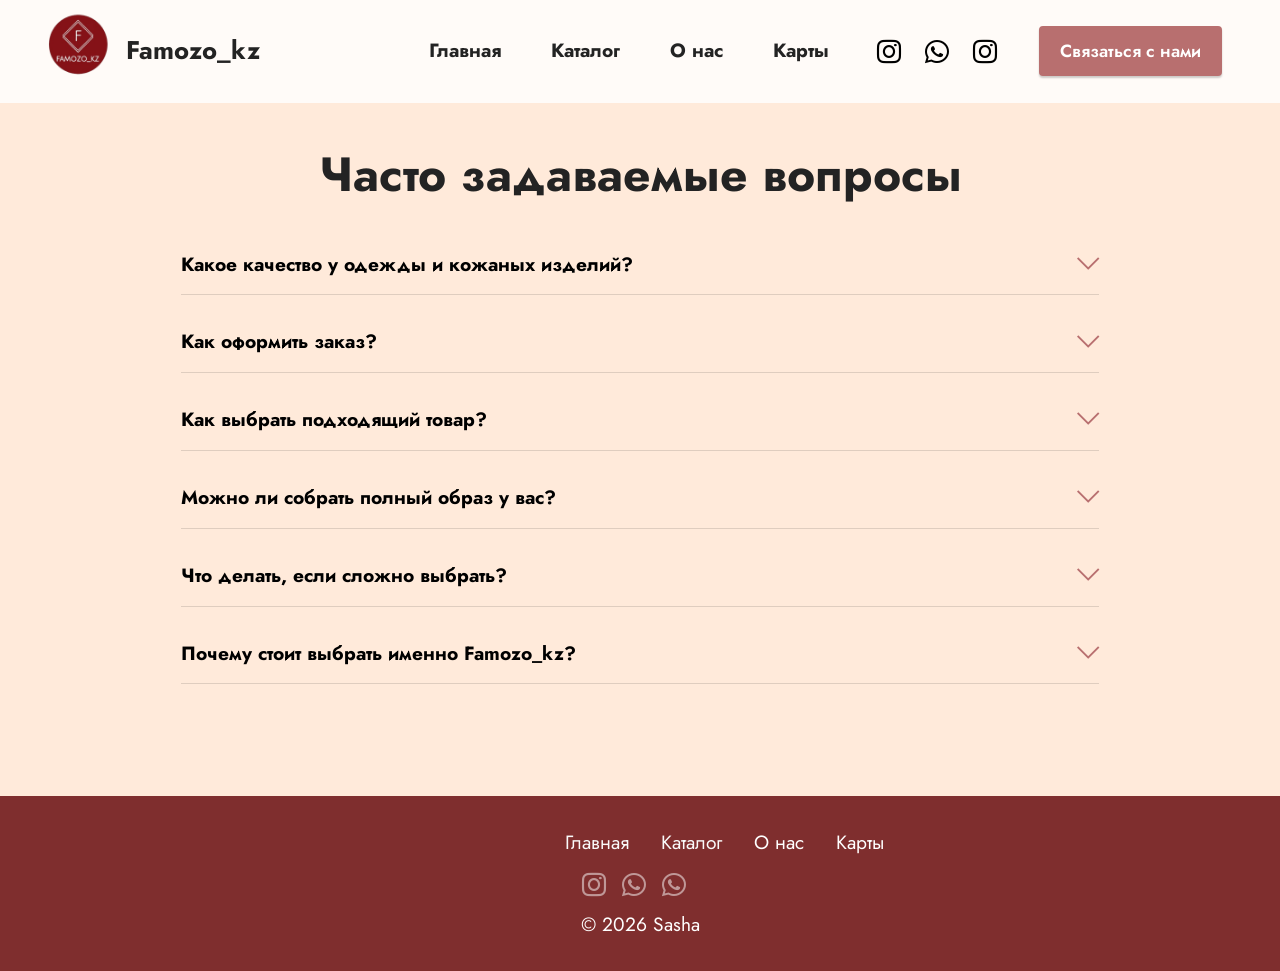
<file: faq.html>
<!DOCTYPE html>
<html  >
<head>
    <link rel="canonical" href="https://famozo.kz/faq.html">
  <meta charset="UTF-8">
  <meta http-equiv="X-UA-Compatible" content="IE=edge">
  <meta name="generator" content="Mobirise v6.1.4, mobirise.com">
  <meta name="viewport" content="width=device-width, initial-scale=1, minimum-scale=1">
  <link rel="shortcut icon" href="assets/images/logo_3.png" type="image/x-icon">
  <meta name="description" content="Ответы на популярные вопросы о мужской одежде и кожаных аксессуарах Famozo: размеры, доставка, оплата, качество и выбор товаров в Казахстане.">
  <meta property="og:title" content="FAQ — мужская одежда и кожаные аксессуары в Казахстане | Famozo">
<meta property="og:description" content="Ответы на популярные вопросы о мужской одежде и кожаных аксессуарах Famozo: размеры, доставка, оплата, качество и выбор товаров в Казахстане.">
<meta property="og:image" content="assets/images/logo_4.png">
<meta property="og:url" content="https://famozo.kz/faq.html">
<meta property="og:type" content="website">
  
  
  <title>FAQ — мужская одежда и кожаные аксессуары в Казахстане | Famozo</title>
  <link rel="stylesheet" href="assets/web/assets/mobirise-icons2/mobirise2.css">
  <link rel="stylesheet" href="assets/web/assets/mobirise-icons/mobirise-icons.css">
  <link rel="stylesheet" href="assets/bootstrap/css/bootstrap.min.css">
  <link rel="stylesheet" href="assets/animatecss/animate.css">
  <link rel="stylesheet" href="assets/dropdown/css/style.css">
  <link rel="stylesheet" href="assets/socicon/css/styles.css">
  <link rel="stylesheet" href="assets/theme/css/style.css">
  <link rel="preload" href="https://fonts.googleapis.com/css?family=Jost:100,200,300,400,500,600,700,800,900,100i,200i,300i,400i,500i,600i,700i,800i,900i&display=swap" as="style" onload="this.onload=null;this.rel='stylesheet'">
  <noscript><link rel="stylesheet" href="https://fonts.googleapis.com/css?family=Jost:100,200,300,400,500,600,700,800,900,100i,200i,300i,400i,500i,600i,700i,800i,900i&display=swap"></noscript>
  <link rel="preload" as="style" href="assets/mobirise/css/mbr-additional.css?v=Odf7uZ"><link rel="stylesheet" href="assets/mobirise/css/mbr-additional.css?v=Odf7uZ" type="text/css">

  
  
  
</head>
<body>
  
  <section data-bs-version="5.1" class="menu menu3 cid-sFAA5oUu2Y" once="menu" id="menu3-12">
    
    <nav class="navbar navbar-dropdown navbar-fixed-top navbar-expand-lg">
        <div class="container-fluid">
            <div class="navbar-brand">
                <span class="navbar-logo">
                    <a href="catalog.html#features013-a">
                        <img src="assets/images/logo_3.png" alt="famozo_kz logo" style="height: 5.1rem;">
                    </a>
                </span>
                <span class="navbar-caption-wrap"><a class="navbar-caption text-black display-5" href="">Famozo_kz</a></span>
            </div>
            <button class="navbar-toggler" type="button" data-toggle="collapse" data-bs-toggle="collapse" data-target="#navbarSupportedContent" data-bs-target="#navbarSupportedContent" aria-controls="navbarNavAltMarkup" aria-expanded="false" aria-label="Toggle navigation">
                <div class="hamburger">
                    <span></span>
                    <span></span>
                    <span></span>
                    <span></span>
                </div>
            </button>
            <div class="collapse navbar-collapse" id="navbarSupportedContent">
                <ul class="navbar-nav nav-dropdown" data-app-modern-menu="true"><li class="nav-item"><a class="nav-link link text-black text-primary display-7" href="index.html"><strong>Главная</strong></a></li>
                    <li class="nav-item"><a class="nav-link link text-black text-primary display-7" href="catalog.html#content4-6"><strong>Каталог</strong></a></li>
                    <li class="nav-item"><a class="nav-link link text-black text-primary display-7" href="about.html#header6-1c"><strong>О нас</strong></a></li><li class="nav-item"><a class="nav-link link text-black text-primary display-7" href="maps.html#map3-16"><strong>Карты</strong></a></li></ul>
                <div class="icons-menu">
                    <a class="iconfont-wrapper" href="https://www.instagram.com/famozo_kz" target="_blank">
                        <span class="p-2 mbr-iconfont socicon-instagram socicon" style="color: rgb(0, 0, 0); fill: rgb(0, 0, 0);"></span>
                    </a>
                    <a class="iconfont-wrapper" href="https://wa.me/77775479888">
                        <span class="p-2 mbr-iconfont socicon-whatsapp socicon" style="color: rgb(0, 0, 0); fill: rgb(0, 0, 0);"></span>
                    </a>
                    <a class="iconfont-wrapper" href="https://www.instagram.com/famozo_kazakhstan" target="_blank">
                        <span class="p-2 mbr-iconfont socicon-instagram socicon" style="color: rgb(0, 0, 0); fill: rgb(0, 0, 0);"></span>
                    </a>
                    
                </div>
                <div class="navbar-buttons mbr-section-btn"><a class="btn btn-primary display-4" href="index.html#form6-e">Связаться с нами</a></div>
            </div>
        </div>
    </nav>
</section>

<section data-bs-version="5.1" class="content17 cid-vhvBMEfIfv" id="content17-1a">

    

    
    
    
    <div class="container">
        
            <div class="row justify-content-center">
                <div class="col-12 col-md-10">
                    <div class="section-head align-center mb-4">
                        <h1 class="mbr-section-title mb-0 mbr-fonts-style display-2"><strong><br>Часто задаваемые вопросы</strong></h1>
                        
                    </div>
                    
                    <div id="bootstrap-toggle" class="toggle-panel accordionStyles tab-content">
                        <div class="card mb-3">
                            <div class="card-header" role="tab" id="headingOne">
                                <a role="button" class="collapsed panel-title text-black" data-toggle="collapse" data-bs-toggle="collapse" data-core="" href="#collapse1_21" aria-expanded="false" aria-controls="collapse1">
                                    <h2 class="panel-title-edit mbr-fonts-style mb-0 display-7"><strong>Какое качество у одежды и кожаных изделий?</strong></h2>
                                    <span class="sign mbr-iconfont mbri-arrow-down"></span>
                                </a>
                            </div>
                            <div id="collapse1_21" class="panel-collapse noScroll collapse" role="tabpanel" aria-labelledby="headingOne">
                                <div class="panel-body">
                                    <p class="mbr-fonts-style panel-text display-7">Мы предлагаем качественную мужскую одежду и кожаные аксессуары из надежных материалов. Сорочки, брюки, галстуки, а также портмане, ремни и сумки сохраняют внешний вид даже при ежедневной носке.</p>
                                </div>
                            </div>
                        </div>
                        <div class="card mb-3">
                            <div class="card-header" role="tab" id="headingTwo">
                                <a role="button" class="collapsed panel-title text-black" data-toggle="collapse" data-bs-toggle="collapse" data-core="" href="#collapse2_21" aria-expanded="false" aria-controls="collapse2">
                                    <h2 class="panel-title-edit mbr-fonts-style mb-0 display-7"><strong>Как оформить заказ?</strong></h2>
                                    <span class="sign mbr-iconfont mbri-arrow-down"></span>
                                </a>

                            </div>
                            <div id="collapse2_21" class="panel-collapse noScroll collapse" role="tabpanel" aria-labelledby="headingTwo">
                                <div class="panel-body">
                                    <p class="mbr-fonts-style panel-text display-7">Выберите интересующий товар в каталоге и свяжитесь с нами, нажав на кнопку под ним. Мы проконсультируем вас и поможем быстро оформить заказ. Или поскажем дорогу к магазину.</p>
                                </div>
                            </div>
                        </div>
                        <div class="card mb-3">
                            <div class="card-header" role="tab" id="headingThree">
                                <a role="button" class="collapsed panel-title text-black" data-toggle="collapse" data-bs-toggle="collapse" data-core="" href="#collapse3_21" aria-expanded="false" aria-controls="collapse3">
                                    <h2 class="panel-title-edit mbr-fonts-style mb-0 display-7"><strong>Как выбрать подходящий товар?</strong></h2>
                                    <span class="sign mbr-iconfont mbri-arrow-down"></span>
                                </a>
                            </div>
                            <div id="collapse3_21" class="panel-collapse noScroll collapse" role="tabpanel" aria-labelledby="headingThree">
                                <div class="panel-body">
                                    <p class="mbr-fonts-style panel-text display-7">Вы можете связаться с нами, и мы поможем подобрать сорочки, брюки или аксессуары — от галстуков до сумок и ремней — в зависимости от ваших предпочтений и стиля.</p>
                                </div>
                            </div>
                        </div>
                        <div class="card mb-3">
                            <div class="card-header" role="tab" id="headingThree">
                                <a role="button" class="collapsed panel-title text-black" data-toggle="collapse" data-bs-toggle="collapse" data-core="" href="#collapse4_21" aria-expanded="false" aria-controls="collapse4">
                                    <h2 class="panel-title-edit mbr-fonts-style mb-0 display-7"><strong>Можно ли собрать полный образ у вас?</strong></h2>
                                    <span class="sign mbr-iconfont mbri-arrow-down"></span>
                                </a>
                            </div>
                            <div id="collapse4_21" class="panel-collapse noScroll collapse" role="tabpanel" aria-labelledby="headingThree">
                                <div class="panel-body">
                                    <p class="mbr-fonts-style panel-text display-7">
                                       Да, у нас есть всё для стильного мужского гардероба: от сорочек и брюк до галстуков, кашне и ремней. Все вещи легко сочетаются между собой.</p>
                                </div>
                            </div>
                        </div>
                        <div class="card mb-3">
                            <div class="card-header" role="tab" id="headingThree">
                                <a role="button" class="collapsed panel-title text-black" data-toggle="collapse" data-bs-toggle="collapse" data-core="" href="#collapse5_21" aria-expanded="false" aria-controls="collapse5">
                                   <h2 class="panel-title-edit mbr-fonts-style mb-0 display-7"><strong>Что делать, если сложно выбрать?</strong></h2>
                                        <span class="mbr-iconfont mobi-mbri-arrow-down mobi-mbri"></span>
                                </a>
                            </div>
                            <div id="collapse5_21" class="panel-collapse noScroll collapse" role="tabpanel" aria-labelledby="headingThree">
                                <div class="panel-body">
                                    <p class="mbr-fonts-style panel-text display-7">
                                       Просто напишите нам — мы поможем подобрать сорочки, брюки или кожаные аксессуары (сумки, ремни, портмане) под ваш стиль или в подарок.</p>
                                </div>
                            </div>
                        </div>
                        <div class="card mb-3">
                            <div class="card-header" role="tab" id="headingThree">
                                <a role="button" class="collapsed panel-title text-black" data-toggle="collapse" data-bs-toggle="collapse" data-core="" href="#collapse6_21" aria-expanded="false" aria-controls="collapse6">
                                    <h2 class="panel-title-edit mbr-fonts-style mb-0 display-7"><strong>Почему стоит выбрать именно Famozo_kz?</strong></h2>
                                    <span class="mbr-iconfont mobi-mbri-arrow-down mobi-mbri"></span>
                                </a>
                            </div>
                            <div id="collapse6_21" class="panel-collapse noScroll collapse" role="tabpanel" aria-labelledby="headingThree">
                                <div class="panel-body">
                                    <p class="mbr-fonts-style panel-text display-7">
                                       Мы предлагаем брендовую мужскую одежду и кожаные изделия, которые сочетают стиль, качество и практичность. У нас вы можете сразу подобрать сорочки, брюки, галстуки, а также сумки, ремни и портмане в одном месте.</p>
                                </div>
                            </div>
                        </div>
                    </div>
                </div>
            </div>
        </div>
</section>

<section data-bs-version="5.1" class="footer3 cid-sFAOjz8nX7" once="footers" id="footer3-13">

    

    

    <div class="container">
        <div class="media-container-row align-center mbr-white">
            <div class="row row-links">
                <ul class="foot-menu">
                    
                    
                    
                    
                    
                <li class="foot-menu-item mbr-fonts-style display-7">&nbsp; &nbsp; &nbsp; &nbsp; &nbsp; &nbsp; &nbsp; &nbsp; &nbsp; &nbsp; &nbsp; &nbsp; &nbsp; &nbsp;&nbsp;<a href="#top" class="text-white">Главная</a></li><li class="foot-menu-item mbr-fonts-style display-7"><a href="index.html#content4-5" class="text-white">Каталог</a></li><li class="foot-menu-item mbr-fonts-style display-7">О нас</li><li class="foot-menu-item mbr-fonts-style display-7">Карты</li></ul>
            </div>
            <div class="row social-row">
                <div class="social-list align-right pb-2">
                    
                    
                    
                    
                    
                    
                <div class="soc-item">
                        <a href="https://twitter.com/mobirise" target="_blank">
                            <span class="mbr-iconfont mbr-iconfont-social socicon-instagram socicon" style="color: rgb(255, 255, 255); fill: rgb(255, 255, 255);"></span>
                        </a>
                    </div><div class="soc-item">
                        <a href="https://www.facebook.com/pages/Mobirise/1616226671953247" target="_blank">
                            <span class="mbr-iconfont mbr-iconfont-social socicon-whatsapp socicon"></span>
                        </a>
                    </div><div class="soc-item">
                        <a href="https://www.facebook.com/pages/Mobirise/1616226671953247" target="_blank">
                            <span class="mbr-iconfont mbr-iconfont-social socicon-whatsapp socicon"></span>
                        </a>
                    </div></div>
            </div>
            <div class="row row-copirayt">
                <p class="mbr-text mb-0 mbr-fonts-style mbr-white align-center display-7">© 2026 Sasha</p>
            </div>
        </div>
    </div>
  </body>
</html>
</file>
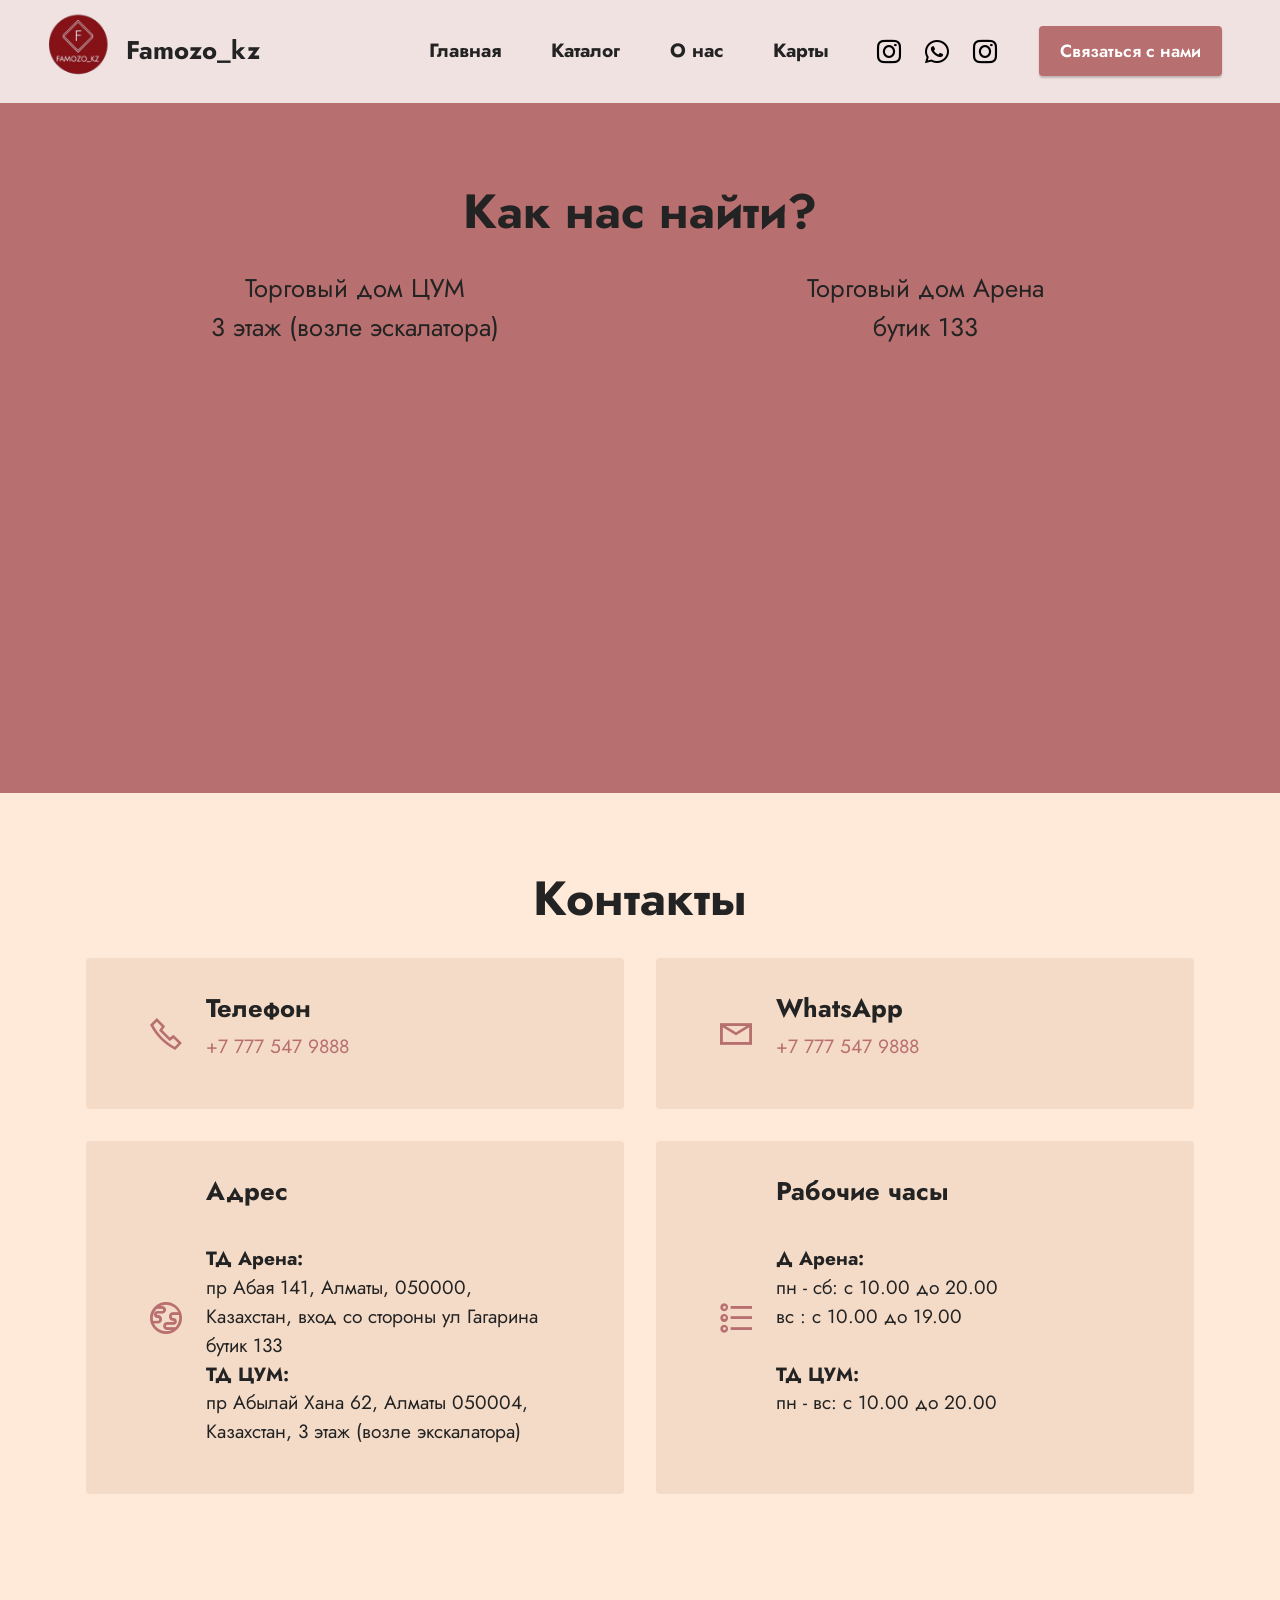
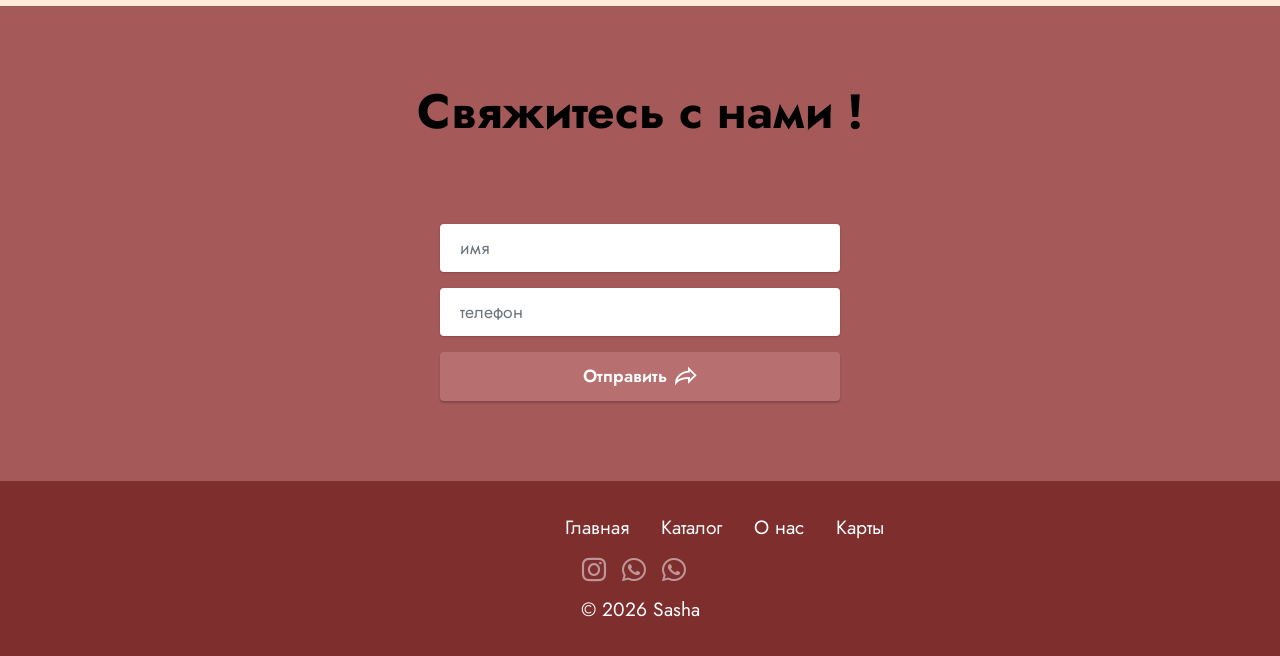
<file: maps.html>
<!DOCTYPE html>
<html  >
<head>
  <link rel="canonical" href="https://famozo.kz/catalog.html">
  <meta charset="UTF-8">
  <meta http-equiv="X-UA-Compatible" content="IE=edge">
  <meta name="viewport" content="width=device-width, initial-scale=1, minimum-scale=1">
  <link rel="shortcut icon" href="assets/images/logo_3.png" type="image/x-icon">
  <meta name="description" content="Магазин мужской одежды и кожаных аксессуаров в Алматы. Адреса Famozo, схема проезда и удобное расположение в торговых центрах.">
  <meta property="og:title" content="Магазин мужской одежды и кожаных аксессуаров в Алматы. Адреса Famozo">
<meta property="og:description" content="Магазин мужской одежды и кожаных аксессуаров в Алматы. Адреса Famozo, схема проезда и удобное расположение в торговых центрах.">
<meta property="og:image" content="assets/images/logo_4.png">
<meta property="og:url" content="https://famozo.kz/catalog.html">
<meta property="og:type" content="website">

  
  <title>Где купить мужскую одежду в Алматы — адрес Famozo</title>
  <link rel="stylesheet" href="assets/web/assets/mobirise-icons2/mobirise2.css">
  <link rel="stylesheet" href="assets/bootstrap/css/bootstrap.min.css">
  <link rel="stylesheet" href="assets/animatecss/animate.css">
  <link rel="stylesheet" href="assets/dropdown/css/style.css">
  <link rel="stylesheet" href="assets/socicon/css/styles.css">
  <link rel="stylesheet" href="assets/theme/css/style.css">
  <link rel="preload" href="https://fonts.googleapis.com/css?family=Jost:100,200,300,400,500,600,700,800,900,100i,200i,300i,400i,500i,600i,700i,800i,900i&display=swap" as="style" onload="this.onload=null;this.rel='stylesheet'">
  <noscript><link rel="stylesheet" href="https://fonts.googleapis.com/css?family=Jost:100,200,300,400,500,600,700,800,900,100i,200i,300i,400i,500i,600i,700i,800i,900i&display=swap"></noscript>
  <link rel="preload" as="style" href="assets/mobirise/css/mbr-additional.css?v=EywFC3"><link rel="stylesheet" href="assets/mobirise/css/mbr-additional.css?v=EywFC3" type="text/css">

  
  
  
</head>
<body>
  
  <section data-bs-version="5.1" class="menu menu3 cid-sFAA5oUu2Y" once="menu" id="menu3-10">
    
    <nav class="navbar navbar-dropdown navbar-fixed-top navbar-expand-lg">
        <div class="container-fluid">
            <div class="navbar-brand">
                <span class="navbar-logo">
                    <a href="catalog.html#features013-a">
                        <img src="assets/images/logo_3.png" alt="famozo_kz logo" style="height: 5.1rem;">
                    </a>
                </span>
                <span class="navbar-caption-wrap"><a class="navbar-caption text-black display-5" href="">Famozo_kz</a></span>
            </div>
            <button class="navbar-toggler" type="button" data-toggle="collapse" data-bs-toggle="collapse" data-target="#navbarSupportedContent" data-bs-target="#navbarSupportedContent" aria-controls="navbarNavAltMarkup" aria-expanded="false" aria-label="Toggle navigation">
                <div class="hamburger">
                    <span></span>
                    <span></span>
                    <span></span>
                    <span></span>
                </div>
            </button>
            <div class="collapse navbar-collapse" id="navbarSupportedContent">
                <ul class="navbar-nav nav-dropdown" data-app-modern-menu="true"><li class="nav-item"><a class="nav-link link text-black text-primary display-7" href="index.html"><strong>Главная</strong></a></li>
                    <li class="nav-item"><a class="nav-link link text-black text-primary display-7" href="catalog.html#content4-6"><strong>Каталог</strong></a></li>
                    <li class="nav-item"><a class="nav-link link text-black text-primary display-7" href="about.html#header6-1c"><strong>О нас</strong></a></li><li class="nav-item"><a class="nav-link link text-black text-primary display-7" href="maps.html#map3-16"><strong>Карты</strong></a></li></ul>
                <div class="icons-menu">
                    <a class="iconfont-wrapper" href="https://www.instagram.com/famozo_kz" target="_blank">
                        <span class="p-2 mbr-iconfont socicon-instagram socicon" style="color: rgb(0, 0, 0); fill: rgb(0, 0, 0);"></span>
                    </a>
                    <a class="iconfont-wrapper" href="https://wa.me/77775479888">
                        <span class="p-2 mbr-iconfont socicon-whatsapp socicon" style="color: rgb(0, 0, 0); fill: rgb(0, 0, 0);"></span>
                    </a>
                    <a class="iconfont-wrapper" href="https://www.instagram.com/famozo_kazakhstan" target="_blank">
                        <span class="p-2 mbr-iconfont socicon-instagram socicon" style="color: rgb(0, 0, 0); fill: rgb(0, 0, 0);"></span>
                    </a>
                    
                </div>
                <div class="navbar-buttons mbr-section-btn"><a class="btn btn-primary display-4" href="index.html#form6-e">Связаться с нами</a></div>
            </div>
        </div>
    </nav>
</section>

<section data-bs-version="5.1" class="map3 cid-vhvmw8qGFO" id="map3-16">
    
    
    
    
    

    <div class="container">
        <div class="row">
            <div class="col-12">
                <h1 class="mbr-section-title mb-4 align-center mbr-fonts-style display-2"><strong><br><br>Как нас найти?</strong></h1>
            </div>
            <div class="col-12 col-lg-6">
                <h2 class="mbr-section-subtitle mb-3 align-center mbr-fonts-style display-5">Торговый дом ЦУМ
<div>3 этаж (возле эскалатора)</div></h2>
                <div class="google-map"><iframe frameborder="0" style="border:0" src="https://www.google.com/maps/embed?pb=!1m18!1m12!1m3!1d2905.4884580818775!2d76.93825127546526!3d43.26214167763656!2m3!1f0!2f0!3f0!3m2!1i1024!2i768!4f13.1!3m3!1m2!1s0x38836ea2f55798d3%3A0x6e54c07571a11b84!2sEspressoLab!5e0!3m2!1sen!2sae!4v1773485872463!5m2!1sen!2sae" allowfullscreen=""></iframe></div>
            </div>
            <div class="col-12 col-lg-6">
                <h2 class="mbr-section-subtitle mb-3 mt-5 mt-lg-0 align-center mbr-fonts-style display-5">Торговый дом Арена
<div>бутик 133</div></h2>
                <div class="google-map"><iframe frameborder="0" style="border:0" src="https://www.google.com/maps/embed?pb=!1m18!1m12!1m3!1d2906.5734107560183!2d76.893230475464!3d43.23940287909678!2m3!1f0!2f0!3f0!3m2!1i1024!2i768!4f13.1!3m3!1m2!1s0x3883693d8fdbd219%3A0xb0228006e0a68cd5!2sVoentorg!5e0!3m2!1sen!2sae!4v1773485796315!5m2!1sen!2sae" allowfullscreen=""></iframe></div>
            </div>
        </div>
    </div>
</section>

<section data-bs-version="5.1" class="contacts2 cid-vhvmPSfhTj" id="contacts2-18">
    <!---->
    

    
    
    <div class="container">
        <div class="mbr-section-head">
            <h2 class="mbr-section-title mbr-fonts-style align-center mb-0 display-2"><strong>Контакты</strong></h2>
            
        </div>
        <div class="row justify-content-center mt-4">
            <div class="card col-12 col-md-6">
                <div class="card-wrapper">
                    <div class="image-wrapper">
                        <span class="mbr-iconfont mobi-mbri-phone mobi-mbri"></span>
                    </div>
                    <div class="text-wrapper">
                        <h3 class="card-title mbr-fonts-style mb-1 display-5">
                            <strong>Телефон</strong></h3>
                        <p class="mbr-text mbr-fonts-style display-7">
                            <a href="tel:+77775479888" class="text-primary">+7 777 547 9888</a>
                        </p>
                    </div>
                </div>
            </div>
            <div class="card col-12 col-md-6">
                <div class="card-wrapper">
                    <div class="image-wrapper">
                        <span class="mbr-iconfont mobi-mbri-letter mobi-mbri"></span>
                    </div>
                    <div class="text-wrapper">
                        <h3 class="card-title mbr-fonts-style mb-1 display-5">
                            <strong>WhatsApp</strong></h3>
                        <p class="mbr-text mbr-fonts-style display-7">
                            <a href="https://wa.me/77775479888" class="text-primary">+7 777 547 9888</a>
                        </p>
                    </div>
                </div>
            </div>
            <div class="card col-12 col-md-6">
                <div class="card-wrapper">
                    <div class="image-wrapper">
                        <span class="mbr-iconfont mobi-mbri-globe mobi-mbri"></span>
                    </div>
                    <div class="text-wrapper">
                        <h3 class="card-title mbr-fonts-style mb-1 display-5">
                            <strong>Адрес&nbsp;</strong></h3>
                        <p class="mbr-text mbr-fonts-style display-7"><strong><br>ТД Арена:
</strong><br>пр Абая 141, Алматы, 050000, Казахстан, вход со стороны ул Гагарина бутик 133<br><strong>ТД ЦУМ:<br></strong>пр Абылай Хана 62, Алматы 050004, Казахстан, 3 этаж (возле экскалатора)</p>
                    </div>
                </div>
            </div>
            <div class="card col-12 col-md-6">
                <div class="card-wrapper">
                    <div class="image-wrapper">
                        <span class="mbr-iconfont mobi-mbri-bulleted-list mobi-mbri"></span>
                    </div>
                    <div class="text-wrapper">
                        <h3 class="card-title mbr-fonts-style mb-1 display-5">
                            <strong>Рабочие часы<br></strong></h3>
                        <p class="mbr-text mbr-fonts-style display-7"><strong><br>Д Арена: </strong><br>пн - сб: с 10.00 до 20.00<br>             вс : с 10.00 до 19.00<br><strong><br>ТД ЦУМ:&nbsp;<br></strong>пн - вс: с 10.00 до 20.00<strong><br></strong></p>
                    </div>
                </div>
            </div>
        </div>
    </div>
</section>

<section data-bs-version="5.1" class="form6 cid-vhvmxsrsYl" id="form6-17">
    
    
    <div class="container-fluid">
        <div class="mbr-section-head">
            <h2 class="mbr-section-title mbr-fonts-style align-center mb-0 display-2"><strong>Свяжитесь с нами !<br><br></strong></h2>
            
        </div>
        <div class="row justify-content-center mt-4">
            <div class="col-lg-8 mx-auto mbr-form" data-form-type="formoid">
                <form action="" method="POST" class="mbr-form form-with-styler mx-auto" data-form-title="Form Name"><input type="hidden" name="email" data-form-email="true" value="wkBbcSh7wa5qCWvMGK8ARCYFjulc/9rUg7wgXewyHLXbr5BZrHkqajV8uwLq9xWZp7uI9FYxTIPlf+MAkXp3vIs2GEmyV75wNResOlCGKH6RmNFmfkpsGA5dFpYodvrP">
                    <div class="row">
                        <div hidden="hidden" data-form-alert="" class="alert alert-success col-12">Скоро ответим на Ваш запрос!!</div>
                        <div hidden="hidden" data-form-alert-danger="" class="alert alert-danger col-12">
                            Что то не так! Попробуйте проверить почтовый адрес!
                        </div>
                    </div>
                    <div class="dragArea row">
                        <div class="col-lg-12 col-md-12 col-sm-12 form-group mb-3" data-for="name">
                            <input type="text" name="name" placeholder="имя" data-form-field="name" class="form-control" value="" id="name-form6-17">
                        </div>
                        
                        <div data-for="phone" class="col-lg-12 col-md-12 col-sm-12 form-group mb-3">
                            <input type="tel" name="phone" placeholder="телефон" data-form-field="phone" class="form-control" value="" id="phone-form6-17">
                        </div>
                        <div class="col-auto mbr-section-btn align-center"><button type="submit" class="btn btn-primary display-4"><span class="mobi-mbri mobi-mbri-share mbr-iconfont mbr-iconfont-btn"></span>Отправить</button></div>
                    </div>
                </form>
            </div>
        </div>
    </div>
</section>

<section data-bs-version="5.1" class="footer3 cid-sFAOjz8nX7" once="footers" id="footer3-11">

    

    

    <div class="container">
        <div class="media-container-row align-center mbr-white">
            <div class="row row-links">
                <ul class="foot-menu">
                    
                    
                    
                    
                    
                <li class="foot-menu-item mbr-fonts-style display-7">&nbsp; &nbsp; &nbsp; &nbsp; &nbsp; &nbsp; &nbsp; &nbsp; &nbsp; &nbsp; &nbsp; &nbsp; &nbsp; &nbsp;&nbsp;<a href="#top" class="text-white">Главная</a></li><li class="foot-menu-item mbr-fonts-style display-7"><a href="index.html#content4-5" class="text-white">Каталог</a></li><li class="foot-menu-item mbr-fonts-style display-7">О нас</li><li class="foot-menu-item mbr-fonts-style display-7">Карты</li></ul>
            </div>
            <div class="row social-row">
                <div class="social-list align-right pb-2">
                    
                    
                    
                    
                    
                    
                <div class="soc-item">
                        <a href="https://twitter.com/mobirise" target="_blank">
                            <span class="mbr-iconfont mbr-iconfont-social socicon-instagram socicon" style="color: rgb(255, 255, 255); fill: rgb(255, 255, 255);"></span>
                        </a>
                    </div><div class="soc-item">
                        <a href="https://www.facebook.com/pages/Mobirise/1616226671953247" target="_blank">
                            <span class="mbr-iconfont mbr-iconfont-social socicon-whatsapp socicon"></span>
                        </a>
                    </div><div class="soc-item">
                        <a href="https://www.facebook.com/pages/Mobirise/1616226671953247" target="_blank">
                            <span class="mbr-iconfont mbr-iconfont-social socicon-whatsapp socicon"></span>
                        </a>
                    </div></div>
            </div>
            <div class="row row-copirayt">
                <p class="mbr-text mb-0 mbr-fonts-style mbr-white align-center display-7">© 2026 Sasha</p>
            </div>
        </div>
    </div>
  </body>
</html>
</file>
<file: assets/web/assets/mobirise-icons2/mobirise2.css>
@font-face {
  font-family: 'Moririse2';
  font-display: swap;
  src:  url('mobirise2.eot?f2bix4');
  src:  url('mobirise2.eot?f2bix4#iefix') format('embedded-opentype'),
    url('mobirise2.ttf?f2bix4') format('truetype'),
    url('mobirise2.woff?f2bix4') format('woff'),
    url('mobirise2.svg?f2bix4#mobirise2') format('svg');
  font-weight: normal;
  font-style: normal;
}

[class^="mobi-"], [class*=" mobi-"] {
  /* use !important to prevent issues with browser extensions that change fonts */
  font-family: 'Moririse2' !important;
  speak: none;
  font-style: normal;
  font-weight: normal;
  font-variant: normal;
  text-transform: none;
  line-height: 1;

  /* Better Font Rendering =========== */
  -webkit-font-smoothing: antialiased;
  -moz-osx-font-smoothing: grayscale;
}

.mobi-mbri-add-submenu:before {
  content: "\e900";
}
.mobi-mbri-alert:before {
  content: "\e901";
}
.mobi-mbri-align-center:before {
  content: "\e902";
}
.mobi-mbri-align-justify:before {
  content: "\e903";
}
.mobi-mbri-align-left:before {
  content: "\e904";
}
.mobi-mbri-align-right:before {
  content: "\e905";
}
.mobi-mbri-android:before {
  content: "\e906";
}
.mobi-mbri-apple:before {
  content: "\e907";
}
.mobi-mbri-arrow-down:before {
  content: "\e908";
}
.mobi-mbri-arrow-next:before {
  content: "\e909";
}
.mobi-mbri-arrow-prev:before {
  content: "\e90a";
}
.mobi-mbri-arrow-up:before {
  content: "\e90b";
}
.mobi-mbri-bold:before {
  content: "\e90c";
}
.mobi-mbri-bookmark:before {
  content: "\e90d";
}
.mobi-mbri-bootstrap:before {
  content: "\e90e";
}
.mobi-mbri-briefcase:before {
  content: "\e90f";
}
.mobi-mbri-browse:before {
  content: "\e910";
}
.mobi-mbri-bulleted-list:before {
  content: "\e911";
}
.mobi-mbri-calendar:before {
  content: "\e912";
}
.mobi-mbri-camera:before {
  content: "\e913";
}
.mobi-mbri-cart-add:before {
  content: "\e914";
}
.mobi-mbri-cart-full:before {
  content: "\e915";
}
.mobi-mbri-cash:before {
  content: "\e916";
}
.mobi-mbri-change-style:before {
  content: "\e917";
}
.mobi-mbri-chat:before {
  content: "\e918";
}
.mobi-mbri-clock:before {
  content: "\e919";
}
.mobi-mbri-close:before {
  content: "\e91a";
}
.mobi-mbri-cloud:before {
  content: "\e91b";
}
.mobi-mbri-code:before {
  content: "\e91c";
}
.mobi-mbri-contact-form:before {
  content: "\e91d";
}
.mobi-mbri-credit-card:before {
  content: "\e91e";
}
.mobi-mbri-cursor-click:before {
  content: "\e91f";
}
.mobi-mbri-cust-feedback:before {
  content: "\e920";
}
.mobi-mbri-database:before {
  content: "\e921";
}
.mobi-mbri-delivery:before {
  content: "\e922";
}
.mobi-mbri-desktop:before {
  content: "\e923";
}
.mobi-mbri-devices:before {
  content: "\e924";
}
.mobi-mbri-down:before {
  content: "\e925";
}
.mobi-mbri-download-2:before {
  content: "\e926";
}
.mobi-mbri-download:before {
  content: "\e927";
}
.mobi-mbri-drag-n-drop-2:before {
  content: "\e928";
}
.mobi-mbri-drag-n-drop:before {
  content: "\e929";
}
.mobi-mbri-edit-2:before {
  content: "\e92a";
}
.mobi-mbri-edit:before {
  content: "\e92b";
}
.mobi-mbri-error:before {
  content: "\e92c";
}
.mobi-mbri-extension:before {
  content: "\e92d";
}
.mobi-mbri-features:before {
  content: "\e92e";
}
.mobi-mbri-file:before {
  content: "\e92f";
}
.mobi-mbri-flag:before {
  content: "\e930";
}
.mobi-mbri-folder:before {
  content: "\e931";
}
.mobi-mbri-gift:before {
  content: "\e932";
}
.mobi-mbri-github:before {
  content: "\e933";
}
.mobi-mbri-globe-2:before {
  content: "\e934";
}
.mobi-mbri-globe:before {
  content: "\e935";
}
.mobi-mbri-growing-chart:before {
  content: "\e936";
}
.mobi-mbri-hearth:before {
  content: "\e937";
}
.mobi-mbri-help:before {
  content: "\e938";
}
.mobi-mbri-home:before {
  content: "\e939";
}
.mobi-mbri-hot-cup:before {
  content: "\e93a";
}
.mobi-mbri-idea:before {
  content: "\e93b";
}
.mobi-mbri-image-gallery:before {
  content: "\e93c";
}
.mobi-mbri-image-slider:before {
  content: "\e93d";
}
.mobi-mbri-info:before {
  content: "\e93e";
}
.mobi-mbri-italic:before {
  content: "\e93f";
}
.mobi-mbri-key:before {
  content: "\e940";
}
.mobi-mbri-laptop:before {
  content: "\e941";
}
.mobi-mbri-layers:before {
  content: "\e942";
}
.mobi-mbri-left-right:before {
  content: "\e943";
}
.mobi-mbri-left:before {
  content: "\e944";
}
.mobi-mbri-letter:before {
  content: "\e945";
}
.mobi-mbri-like:before {
  content: "\e946";
}
.mobi-mbri-link:before {
  content: "\e947";
}
.mobi-mbri-lock:before {
  content: "\e948";
}
.mobi-mbri-login:before {
  content: "\e949";
}
.mobi-mbri-logout:before {
  content: "\e94a";
}
.mobi-mbri-magic-stick:before {
  content: "\e94b";
}
.mobi-mbri-map-pin:before {
  content: "\e94c";
}
.mobi-mbri-menu:before {
  content: "\e94d";
}
.mobi-mbri-mobile-2:before {
  content: "\e94e";
}
.mobi-mbri-mobile-horizontal:before {
  content: "\e94f";
}
.mobi-mbri-mobile:before {
  content: "\e950";
}
.mobi-mbri-mobirise:before {
  content: "\e951";
}
.mobi-mbri-more-horizontal:before {
  content: "\e952";
}
.mobi-mbri-more-vertical:before {
  content: "\e953";
}
.mobi-mbri-music:before {
  content: "\e954";
}
.mobi-mbri-new-file:before {
  content: "\e955";
}
.mobi-mbri-numbered-list:before {
  content: "\e956";
}
.mobi-mbri-opened-folder:before {
  content: "\e957";
}
.mobi-mbri-pages:before {
  content: "\e958";
}
.mobi-mbri-paper-plane:before {
  content: "\e959";
}
.mobi-mbri-paperclip:before {
  content: "\e95a";
}
.mobi-mbri-phone:before {
  content: "\e95b";
}
.mobi-mbri-photo:before {
  content: "\e95c";
}
.mobi-mbri-photos:before {
  content: "\e95d";
}
.mobi-mbri-pin:before {
  content: "\e95e";
}
.mobi-mbri-play:before {
  content: "\e95f";
}
.mobi-mbri-plus:before {
  content: "\e960";
}
.mobi-mbri-preview:before {
  content: "\e961";
}
.mobi-mbri-print:before {
  content: "\e962";
}
.mobi-mbri-protect:before {
  content: "\e963";
}
.mobi-mbri-question:before {
  content: "\e964";
}
.mobi-mbri-quote-left:before {
  content: "\e965";
}
.mobi-mbri-quote-right:before {
  content: "\e966";
}
.mobi-mbri-redo:before {
  content: "\e967";
}
.mobi-mbri-refresh:before {
  content: "\e968";
}
.mobi-mbri-responsive-2:before {
  content: "\e969";
}
.mobi-mbri-responsive:before {
  content: "\e96a";
}
.mobi-mbri-right:before {
  content: "\e96b";
}
.mobi-mbri-rocket:before {
  content: "\e96c";
}
.mobi-mbri-sad-face:before {
  content: "\e96d";
}
.mobi-mbri-sale:before {
  content: "\e96e";
}
.mobi-mbri-save:before {
  content: "\e96f";
}
.mobi-mbri-search:before {
  content: "\e970";
}
.mobi-mbri-setting-2:before {
  content: "\e971";
}
.mobi-mbri-setting-3:before {
  content: "\e972";
}
.mobi-mbri-setting:before {
  content: "\e973";
}
.mobi-mbri-share:before {
  content: "\e974";
}
.mobi-mbri-shopping-bag:before {
  content: "\e975";
}
.mobi-mbri-shopping-basket:before {
  content: "\e976";
}
.mobi-mbri-shopping-cart:before {
  content: "\e977";
}
.mobi-mbri-sites:before {
  content: "\e978";
}
.mobi-mbri-smile-face:before {
  content: "\e979";
}
.mobi-mbri-speed:before {
  content: "\e97a";
}
.mobi-mbri-star:before {
  content: "\e97b";
}
.mobi-mbri-success:before {
  content: "\e97c";
}
.mobi-mbri-sun:before {
  content: "\e97d";
}
.mobi-mbri-sun2:before {
  content: "\e97e";
}
.mobi-mbri-tablet-vertical:before {
  content: "\e97f";
}
.mobi-mbri-tablet:before {
  content: "\e980";
}
.mobi-mbri-target:before {
  content: "\e981";
}
.mobi-mbri-timer:before {
  content: "\e982";
}
.mobi-mbri-to-ftp:before {
  content: "\e983";
}
.mobi-mbri-to-local-drive:before {
  content: "\e984";
}
.mobi-mbri-touch-swipe:before {
  content: "\e985";
}
.mobi-mbri-touch:before {
  content: "\e986";
}
.mobi-mbri-trash:before {
  content: "\e987";
}
.mobi-mbri-underline:before {
  content: "\e988";
}
.mobi-mbri-undo:before {
  content: "\e989";
}
.mobi-mbri-unlink:before {
  content: "\e98a";
}
.mobi-mbri-unlock:before {
  content: "\e98b";
}
.mobi-mbri-up-down:before {
  content: "\e98c";
}
.mobi-mbri-up:before {
  content: "\e98d";
}
.mobi-mbri-update:before {
  content: "\e98e";
}
.mobi-mbri-upload-2:before {
  content: "\e98f";
}
.mobi-mbri-upload:before {
  content: "\e990";
}
.mobi-mbri-user-2:before {
  content: "\e991";
}
.mobi-mbri-user:before {
  content: "\e992";
}
.mobi-mbri-users:before {
  content: "\e993";
}
.mobi-mbri-video-play:before {
  content: "\e994";
}
.mobi-mbri-video:before {
  content: "\e995";
}
.mobi-mbri-watch:before {
  content: "\e996";
}
.mobi-mbri-website-theme-2:before {
  content: "\e997";
}
.mobi-mbri-website-theme:before {
  content: "\e998";
}
.mobi-mbri-wifi:before {
  content: "\e999";
}
.mobi-mbri-windows:before {
  content: "\e99a";
}
.mobi-mbri-zoom-in:before {
  content: "\e99b";
}
.mobi-mbri-zoom-out:before {
  content: "\e99c";
}
</file>
<file: assets/web/assets/mobirise-icons-bold/mobirise-icons-bold.css>
@font-face {
  font-family: 'mobirise-icons-bold';
  font-display: swap;
  src:  url('mobirise-icons-bold.eot?m1l4yr');
  src:  url('mobirise-icons-bold.eot?m1l4yr#iefix') format('embedded-opentype'),
    url('mobirise-icons-bold.ttf?m1l4yr') format('truetype'),
    url('mobirise-icons-bold.woff?m1l4yr') format('woff'),
    url('mobirise-icons-bold.svg?m1l4yr#mobirise-icons-bold') format('svg');
  font-weight: normal;
  font-style: normal;
}

[class^="mbrib-"], [class*="mbrib-"] {
  /* use !important to prevent issues with browser extensions that change fonts */
  font-family: 'mobirise-icons-bold' !important;
  speak: none;
  font-style: normal;
  font-weight: normal;
  font-variant: normal;
  text-transform: none;
  line-height: 1;

  /* Better Font Rendering =========== */
  -webkit-font-smoothing: antialiased;
  -moz-osx-font-smoothing: grayscale;
}

.mbrib-add-submenu:before {
  content: "\e900";
}
.mbrib-alert:before {
  content: "\e901";
}
.mbrib-align-center:before {
  content: "\e902";
}
.mbrib-align-justify:before {
  content: "\e903";
}
.mbrib-align-left:before {
  content: "\e904";
}
.mbrib-align-right:before {
  content: "\e905";
}
.mbrib-android:before {
  content: "\e906";
}
.mbrib-apple:before {
  content: "\e907";
}
.mbrib-arrow-down:before {
  content: "\e908";
}
.mbrib-arrow-next:before {
  content: "\e909";
}
.mbrib-arrow-prev:before {
  content: "\e90a";
}
.mbrib-arrow-up:before {
  content: "\e90b";
}
.mbrib-bold:before {
  content: "\e90c";
}
.mbrib-bookmark:before {
  content: "\e90d";
}
.mbrib-bootstrap:before {
  content: "\e90e";
}
.mbrib-briefcase:before {
  content: "\e90f";
}
.mbrib-browse:before {
  content: "\e910";
}
.mbrib-bulleted-list:before {
  content: "\e911";
}
.mbrib-calendar:before {
  content: "\e912";
}
.mbrib-camera:before {
  content: "\e913";
}
.mbrib-cart-add:before {
  content: "\e914";
}
.mbrib-cart-full:before {
  content: "\e915";
}
.mbrib-cash:before {
  content: "\e916";
}
.mbrib-change-style:before {
  content: "\e917";
}
.mbrib-chat:before {
  content: "\e918";
}
.mbrib-clock:before {
  content: "\e919";
}
.mbrib-close:before {
  content: "\e91a";
}
.mbrib-cloud:before {
  content: "\e91b";
}
.mbrib-code:before {
  content: "\e91c";
}
.mbrib-contact-form:before {
  content: "\e91d";
}
.mbrib-credit-card:before {
  content: "\e91e";
}
.mbrib-cursor-click:before {
  content: "\e91f";
}
.mbrib-cust-feedback:before {
  content: "\e920";
}
.mbrib-database:before {
  content: "\e921";
}
.mbrib-delivery:before {
  content: "\e922";
}
.mbrib-desktop:before {
  content: "\e923";
}
.mbrib-devices:before {
  content: "\e924";
}
.mbrib-down:before {
  content: "\e925";
}
.mbrib-download:before {
  content: "\e926";
}
.mbrib-drag-n-drop:before {
  content: "\e927";
}
.mbrib-drag-n-drop2:before {
  content: "\e928";
}
.mbrib-edit:before {
  content: "\e929";
}
.mbrib-edit2:before {
  content: "\e92a";
}
.mbrib-error:before {
  content: "\e92b";
}
.mbrib-extension:before {
  content: "\e92c";
}
.mbrib-features:before {
  content: "\e92d";
}
.mbrib-file:before {
  content: "\e92e";
}
.mbrib-flag:before {
  content: "\e92f";
}
.mbrib-folder:before {
  content: "\e930";
}
.mbrib-gift:before {
  content: "\e931";
}
.mbrib-github:before {
  content: "\e932";
}
.mbrib-globe-2:before {
  content: "\e933";
}
.mbrib-globe:before {
  content: "\e934";
}
.mbrib-growing-chart:before {
  content: "\e935";
}
.mbrib-hearth:before {
  content: "\e936";
}
.mbrib-help:before {
  content: "\e937";
}
.mbrib-home:before {
  content: "\e938";
}
.mbrib-hot-cup:before {
  content: "\e939";
}
.mbrib-idea:before {
  content: "\e93a";
}
.mbrib-image-gallery:before {
  content: "\e93b";
}
.mbrib-image-slider:before {
  content: "\e93c";
}
.mbrib-info:before {
  content: "\e93d";
}
.mbrib-italic:before {
  content: "\e93e";
}
.mbrib-key:before {
  content: "\e93f";
}
.mbrib-laptop:before {
  content: "\e940";
}
.mbrib-layers:before {
  content: "\e941";
}
.mbrib-left-right:before {
  content: "\e942";
}
.mbrib-left:before {
  content: "\e943";
}
.mbrib-letter:before {
  content: "\e944";
}
.mbrib-like:before {
  content: "\e945";
}
.mbrib-link:before {
  content: "\e946";
}
.mbrib-lock:before {
  content: "\e947";
}
.mbrib-login:before {
  content: "\e948";
}
.mbrib-logout:before {
  content: "\e949";
}
.mbrib-magic-stick:before {
  content: "\e94a";
}
.mbrib-map-pin:before {
  content: "\e94b";
}
.mbrib-menu:before {
  content: "\e94c";
}
.mbrib-mobile:before {
  content: "\e94d";
}
.mbrib-mobile2:before {
  content: "\e94e";
}
.mbrib-mobirise:before {
  content: "\e94f";
}
.mbrib-more-horizontal:before {
  content: "\e950";
}
.mbrib-more-vertical:before {
  content: "\e951";
}
.mbrib-music:before {
  content: "\e952";
}
.mbrib-new-file:before {
  content: "\e953";
}
.mbrib-numbered-list:before {
  content: "\e954";
}
.mbrib-opened-folder:before {
  content: "\e955";
}
.mbrib-pages:before {
  content: "\e956";
}
.mbrib-paper-plane:before {
  content: "\e957";
}
.mbrib-paperclip:before {
  content: "\e958";
}
.mbrib-photo:before {
  content: "\e959";
}
.mbrib-photos:before {
  content: "\e95a";
}
.mbrib-pin:before {
  content: "\e95b";
}
.mbrib-play:before {
  content: "\e95c";
}
.mbrib-plus:before {
  content: "\e95d";
}
.mbrib-preview:before {
  content: "\e95e";
}
.mbrib-print:before {
  content: "\e95f";
}
.mbrib-protect:before {
  content: "\e960";
}
.mbrib-question:before {
  content: "\e961";
}
.mbrib-quote-left:before {
  content: "\e962";
}
.mbrib-quote-right:before {
  content: "\e963";
}
.mbrib-redo:before {
  content: "\e964";
}
.mbrib-refresh:before {
  content: "\e965";
}
.mbrib-responsive:before {
  content: "\e966";
}
.mbrib-right:before {
  content: "\e967";
}
.mbrib-rocket:before {
  content: "\e968";
}
.mbrib-sad-face:before {
  content: "\e969";
}
.mbrib-sale:before {
  content: "\e96a";
}
.mbrib-save:before {
  content: "\e96b";
}
.mbrib-search:before {
  content: "\e96c";
}
.mbrib-setting:before {
  content: "\e96d";
}
.mbrib-setting2:before {
  content: "\e96e";
}
.mbrib-setting3:before {
  content: "\e96f";
}
.mbrib-share:before {
  content: "\e970";
}
.mbrib-shopping-bag:before {
  content: "\e971";
}
.mbrib-shopping-basket:before {
  content: "\e972";
}
.mbrib-shopping-cart:before {
  content: "\e973";
}
.mbrib-sites:before {
  content: "\e974";
}
.mbrib-smile-face:before {
  content: "\e975";
}
.mbrib-speed:before {
  content: "\e976";
}
.mbrib-star:before {
  content: "\e977";
}
.mbrib-success:before {
  content: "\e978";
}
.mbrib-sun:before {
  content: "\e979";
}
.mbrib-sun2:before {
  content: "\e97a";
}
.mbrib-tablet-vertical:before {
  content: "\e97b";
}
.mbrib-tablet:before {
  content: "\e97c";
}
.mbrib-target:before {
  content: "\e97d";
}
.mbrib-timer:before {
  content: "\e97e";
}
.mbrib-to-ftp:before {
  content: "\e97f";
}
.mbrib-to-local-drive:before {
  content: "\e980";
}
.mbrib-touch-swipe:before {
  content: "\e981";
}
.mbrib-touch:before {
  content: "\e982";
}
.mbrib-trash:before {
  content: "\e983";
}
.mbrib-underline:before {
  content: "\e984";
}
.mbrib-undo:before {
  content: "\e985";
}
.mbrib-unlink:before {
  content: "\e986";
}
.mbrib-unlock:before {
  content: "\e987";
}
.mbrib-up-down:before {
  content: "\e988";
}
.mbrib-up:before {
  content: "\e989";
}
.mbrib-update:before {
  content: "\e98a";
}
.mbrib-upload:before {
  content: "\e98b";
}
.mbrib-user:before {
  content: "\e98c";
}
.mbrib-user2:before {
  content: "\e98d";
}
.mbrib-users:before {
  content: "\e98e";
}
.mbrib-video-play:before {
  content: "\e98f";
}
.mbrib-video:before {
  content: "\e990";
}
.mbrib-watch:before {
  content: "\e991";
}
.mbrib-website-theme:before {
  content: "\e992";
}
.mbrib-wifi:before {
  content: "\e993";
}
.mbrib-windows:before {
  content: "\e994";
}
.mbrib-zoom-out:before {
  content: "\e995";
}
</file>
<file: assets/dropdown/css/style.css>
.navbar-dropdown {
  left: 0;
  padding: 0;
  position: absolute;
  right: 0;
  top: 0;
  transition: all 0.45s ease;
  z-index: 1030;
  background: #282828; }
  .navbar-dropdown .navbar-logo {
    margin-right: 0.8rem;
    transition: margin 0.3s ease-in-out;
    vertical-align: middle; }
    .navbar-dropdown .navbar-logo img {
      height: 3.125rem;
      transition: all 0.3s ease-in-out; }
    .navbar-dropdown .navbar-logo.mbr-iconfont {
      font-size: 3.125rem;
      line-height: 3.125rem; }
  .navbar-dropdown .navbar-caption {
    font-weight: 700;
    white-space: normal;
    vertical-align: -4px;
    line-height: 3.125rem !important; }
    .navbar-dropdown .navbar-caption, .navbar-dropdown .navbar-caption:hover {
      color: inherit;
      text-decoration: none; }
  .navbar-dropdown .mbr-iconfont + .navbar-caption {
    vertical-align: -1px; }
  .navbar-dropdown.navbar-fixed-top {
    position: fixed; }
  .navbar-dropdown .navbar-brand span {
    vertical-align: -4px; }
  .navbar-dropdown.bg-color.transparent {
    background: none; }
  .navbar-dropdown.navbar-short .navbar-brand {
    padding: 0.625rem 0; }
    .navbar-dropdown.navbar-short .navbar-brand span {
      vertical-align: -1px; }
  .navbar-dropdown.navbar-short .navbar-caption {
    line-height: 2.375rem !important;
    vertical-align: -2px; }
  .navbar-dropdown.navbar-short .navbar-logo {
    margin-right: 0.5rem; }
    .navbar-dropdown.navbar-short .navbar-logo img {
      height: 2.375rem; }
    .navbar-dropdown.navbar-short .navbar-logo.mbr-iconfont {
      font-size: 2.375rem;
      line-height: 2.375rem; }
  .navbar-dropdown.navbar-short .mbr-table-cell {
    height: 3.625rem; }
  .navbar-dropdown .navbar-close {
    left: 0.6875rem;
    position: fixed;
    top: 0.75rem;
    z-index: 1000; }
  .navbar-dropdown .hamburger-icon {
    content: "";
    display: inline-block;
    vertical-align: middle;
    width: 16px;
    -webkit-box-shadow: 0 -6px 0 1px #282828,0 0 0 1px #282828,0 6px 0 1px #282828;
    -moz-box-shadow: 0 -6px 0 1px #282828,0 0 0 1px #282828,0 6px 0 1px #282828;
    box-shadow: 0 -6px 0 1px #282828,0 0 0 1px #282828,0 6px 0 1px #282828; }

.dropdown-menu .dropdown-toggle[data-toggle="dropdown-submenu"]::after {
  border-bottom: 0.35em solid transparent;
  border-left: 0.35em solid;
  border-right: 0;
  border-top: 0.35em solid transparent;
  margin-left: 0.3rem; }

.dropdown-menu .dropdown-item:focus {
  outline: 0; }

.nav-dropdown {
  font-size: 0.75rem;
  font-weight: 500;
  height: auto !important; }
  .nav-dropdown .nav-btn {
    padding-left: 1rem; }
  .nav-dropdown .link {
    margin: .667em 1.667em;
    font-weight: 500;
    padding: 0;
    transition: color .2s ease-in-out; }
    .nav-dropdown .link.dropdown-toggle {
      margin-right: 2.583em; }
      .nav-dropdown .link.dropdown-toggle::after {
        margin-left: .25rem;
        border-top: 0.35em solid;
        border-right: 0.35em solid transparent;
        border-left: 0.35em solid transparent;
        border-bottom: 0; }
      .nav-dropdown .link.dropdown-toggle[aria-expanded="true"] {
        margin: 0;
        padding: 0.667em 3.263em  0.667em 1.667em; }
  .nav-dropdown .link::after,
  .nav-dropdown .dropdown-item::after {
    color: inherit; }
  .nav-dropdown .btn {
    font-size: 0.75rem;
    font-weight: 700;
    letter-spacing: 0;
    margin-bottom: 0;
    padding-left: 1.25rem;
    padding-right: 1.25rem; }
  .nav-dropdown .dropdown-menu {
    border-radius: 0;
    border: 0;
    left: 0;
    margin: 0;
    padding-bottom: 1.25rem;
    padding-top: 1.25rem;
    position: relative; }
  .nav-dropdown .dropdown-submenu {
    margin-left: 0.125rem;
    top: 0; }
  .nav-dropdown .dropdown-item {
    font-weight: 500;
    line-height: 2;
    padding: 0.3846em 4.615em 0.3846em 1.5385em;
    position: relative;
    transition: color .2s ease-in-out, background-color .2s ease-in-out; }
    .nav-dropdown .dropdown-item::after {
      margin-top: -0.3077em;
      position: absolute;
      right: 1.1538em;
      top: 50%; }
    .nav-dropdown .dropdown-item:focus, .nav-dropdown .dropdown-item:hover {
      background: none; }

@media (max-width: 767px) {
  .nav-dropdown.navbar-toggleable-sm {
    bottom: 0;
    display: none;
    left: 0;
    overflow-x: hidden;
    position: fixed;
    top: 0;
    transform: translateX(-100%);
    -ms-transform: translateX(-100%);
    -webkit-transform: translateX(-100%);
    width: 18.75rem;
    z-index: 999; } }
.nav-dropdown.navbar-toggleable-xl {
  bottom: 0;
  display: none;
  left: 0;
  overflow-x: hidden;
  position: fixed;
  top: 0;
  transform: translateX(-100%);
  -ms-transform: translateX(-100%);
  -webkit-transform: translateX(-100%);
  width: 18.75rem;
  z-index: 999; }

.nav-dropdown-sm {
  display: block !important;
  overflow-x: hidden;
  overflow: auto;
  padding-top: 3.875rem; }
  .nav-dropdown-sm::after {
    content: "";
    display: block;
    height: 3rem;
    width: 100%; }
  .nav-dropdown-sm.collapse.in ~ .navbar-close {
    display: block !important; }
  .nav-dropdown-sm.collapsing, .nav-dropdown-sm.collapse.in {
    transform: translateX(0);
    -ms-transform: translateX(0);
    -webkit-transform: translateX(0);
    transition: all 0.25s ease-out;
    -webkit-transition: all 0.25s ease-out;
    background: #282828; }
  .nav-dropdown-sm.collapsing[aria-expanded="false"] {
    transform: translateX(-100%);
    -ms-transform: translateX(-100%);
    -webkit-transform: translateX(-100%); }
  .nav-dropdown-sm .nav-item {
    display: block;
    margin-left: 0 !important;
    padding-left: 0; }
  .nav-dropdown-sm .link,
  .nav-dropdown-sm .dropdown-item {
    border-top: 1px dotted rgba(255, 255, 255, 0.1);
    font-size: 0.8125rem;
    line-height: 1.6;
    margin: 0 !important;
    padding: 0.875rem 2.4rem 0.875rem 1.5625rem !important;
    position: relative;
    white-space: normal; }
    .nav-dropdown-sm .link:focus, .nav-dropdown-sm .link:hover,
    .nav-dropdown-sm .dropdown-item:focus,
    .nav-dropdown-sm .dropdown-item:hover {
      background: rgba(0, 0, 0, 0.2) !important;
      color: #c0a375; }
  .nav-dropdown-sm .nav-btn {
    position: relative;
    padding: 1.5625rem 1.5625rem 0 1.5625rem; }
    .nav-dropdown-sm .nav-btn::before {
      border-top: 1px dotted rgba(255, 255, 255, 0.1);
      content: "";
      left: 0;
      position: absolute;
      top: 0;
      width: 100%; }
    .nav-dropdown-sm .nav-btn + .nav-btn {
      padding-top: 0.625rem; }
      .nav-dropdown-sm .nav-btn + .nav-btn::before {
        display: none; }
  .nav-dropdown-sm .btn {
    padding: 0.625rem 0; }
  .nav-dropdown-sm .dropdown-toggle[data-toggle="dropdown-submenu"]::after {
    margin-left: .25rem;
    border-top: 0.35em solid;
    border-right: 0.35em solid transparent;
    border-left: 0.35em solid transparent;
    border-bottom: 0; }
  .nav-dropdown-sm .dropdown-toggle[data-toggle="dropdown-submenu"][aria-expanded="true"]::after {
    border-top: 0;
    border-right: 0.35em solid transparent;
    border-left: 0.35em solid transparent;
    border-bottom: 0.35em solid; }
  .nav-dropdown-sm .dropdown-menu {
    margin: 0;
    padding: 0;
    position: relative;
    top: 0;
    left: 0;
    width: 100%;
    border: 0;
    float: none;
    border-radius: 0;
    background: none; }
  .nav-dropdown-sm .dropdown-submenu {
    left: 100%;
    margin-left: 0.125rem;
    margin-top: -1.25rem;
    top: 0; }

.navbar-toggleable-sm .nav-dropdown .dropdown-menu {
  position: absolute; }

.navbar-toggleable-sm .nav-dropdown .dropdown-submenu {
  left: 100%;
  margin-left: 0.125rem;
  margin-top: -1.25rem;
  top: 0; }

.navbar-toggleable-sm.opened .nav-dropdown .dropdown-menu {
  position: relative; }

.navbar-toggleable-sm.opened .nav-dropdown .dropdown-submenu {
  left: 0;
  margin-left: 00rem;
  margin-top: 0rem;
  top: 0; }

.is-builder .nav-dropdown.collapsing {
  transition: none !important; }
</file>
<file: assets/socicon/css/styles.css>
@charset "UTF-8";

@font-face {
  font-family: 'Socicon';
  src:  url('../fonts/socicon.eot');
  src:  url('../fonts/socicon.eot?#iefix') format('embedded-opentype'),
    url('../fonts/socicon.woff2') format('woff2'),
    url('../fonts/socicon.ttf') format('truetype'),
    url('../fonts/socicon.woff') format('woff'),
    url('../fonts/socicon.svg#socicon') format('svg');
  font-weight: normal;
  font-style: normal;
  font-display: swap;
}

[data-icon]:before {
  font-family: "socicon" !important;
  content: attr(data-icon);
  font-style: normal !important;
  font-weight: normal !important;
  font-variant: normal !important;
  text-transform: none !important;
  speak: none;
  line-height: 1;
  -webkit-font-smoothing: antialiased;
  -moz-osx-font-smoothing: grayscale;
}

[class^="socicon-"], [class*=" socicon-"] {
  /* use !important to prevent issues with browser extensions that change fonts */
  font-family: 'Socicon' !important;
  speak: none;
  font-style: normal;
  font-weight: normal;
  font-variant: normal;
  text-transform: none;
  line-height: 1;

  /* Better Font Rendering =========== */
  -webkit-font-smoothing: antialiased;
  -moz-osx-font-smoothing: grayscale;
}

.socicon-500px:before {
  content: "\e000";
}
.socicon-8tracks:before {
  content: "\e001";
}
.socicon-airbnb:before {
  content: "\e002";
}
.socicon-alliance:before {
  content: "\e003";
}
.socicon-amazon:before {
  content: "\e004";
}
.socicon-amplement:before {
  content: "\e005";
}
.socicon-android:before {
  content: "\e006";
}
.socicon-angellist:before {
  content: "\e007";
}
.socicon-apple:before {
  content: "\e008";
}
.socicon-appnet:before {
  content: "\e009";
}
.socicon-baidu:before {
  content: "\e00a";
}
.socicon-bandcamp:before {
  content: "\e00b";
}
.socicon-battlenet:before {
  content: "\e00c";
}
.socicon-mixer:before {
  content: "\e00d";
}
.socicon-bebee:before {
  content: "\e00e";
}
.socicon-bebo:before {
  content: "\e00f";
}
.socicon-behance:before {
  content: "\e010";
}
.socicon-blizzard:before {
  content: "\e011";
}
.socicon-blogger:before {
  content: "\e012";
}
.socicon-buffer:before {
  content: "\e013";
}
.socicon-chrome:before {
  content: "\e014";
}
.socicon-coderwall:before {
  content: "\e015";
}
.socicon-curse:before {
  content: "\e016";
}
.socicon-dailymotion:before {
  content: "\e017";
}
.socicon-deezer:before {
  content: "\e018";
}
.socicon-delicious:before {
  content: "\e019";
}
.socicon-deviantart:before {
  content: "\e01a";
}
.socicon-diablo:before {
  content: "\e01b";
}
.socicon-digg:before {
  content: "\e01c";
}
.socicon-discord:before {
  content: "\e01d";
}
.socicon-disqus:before {
  content: "\e01e";
}
.socicon-douban:before {
  content: "\e01f";
}
.socicon-draugiem:before {
  content: "\e020";
}
.socicon-dribbble:before {
  content: "\e021";
}
.socicon-drupal:before {
  content: "\e022";
}
.socicon-ebay:before {
  content: "\e023";
}
.socicon-ello:before {
  content: "\e024";
}
.socicon-endomodo:before {
  content: "\e025";
}
.socicon-envato:before {
  content: "\e026";
}
.socicon-etsy:before {
  content: "\e027";
}
.socicon-facebook:before {
  content: "\e028";
}
.socicon-feedburner:before {
  content: "\e029";
}
.socicon-filmweb:before {
  content: "\e02a";
}
.socicon-firefox:before {
  content: "\e02b";
}
.socicon-flattr:before {
  content: "\e02c";
}
.socicon-flickr:before {
  content: "\e02d";
}
.socicon-formulr:before {
  content: "\e02e";
}
.socicon-forrst:before {
  content: "\e02f";
}
.socicon-foursquare:before {
  content: "\e030";
}
.socicon-friendfeed:before {
  content: "\e031";
}
.socicon-github:before {
  content: "\e032";
}
.socicon-goodreads:before {
  content: "\e033";
}
.socicon-google:before {
  content: "\e034";
}
.socicon-googlescholar:before {
  content: "\e035";
}
.socicon-googlegroups:before {
  content: "\e036";
}
.socicon-googlephotos:before {
  content: "\e037";
}
.socicon-googleplus:before {
  content: "\e038";
}
.socicon-grooveshark:before {
  content: "\e039";
}
.socicon-hackerrank:before {
  content: "\e03a";
}
.socicon-hearthstone:before {
  content: "\e03b";
}
.socicon-hellocoton:before {
  content: "\e03c";
}
.socicon-heroes:before {
  content: "\e03d";
}
.socicon-smashcast:before {
  content: "\e03e";
}
.socicon-horde:before {
  content: "\e03f";
}
.socicon-houzz:before {
  content: "\e040";
}
.socicon-icq:before {
  content: "\e041";
}
.socicon-identica:before {
  content: "\e042";
}
.socicon-imdb:before {
  content: "\e043";
}
.socicon-instagram:before {
  content: "\e044";
}
.socicon-issuu:before {
  content: "\e045";
}
.socicon-istock:before {
  content: "\e046";
}
.socicon-itunes:before {
  content: "\e047";
}
.socicon-keybase:before {
  content: "\e048";
}
.socicon-lanyrd:before {
  content: "\e049";
}
.socicon-lastfm:before {
  content: "\e04a";
}
.socicon-line:before {
  content: "\e04b";
}
.socicon-linkedin:before {
  content: "\e04c";
}
.socicon-livejournal:before {
  content: "\e04d";
}
.socicon-lyft:before {
  content: "\e04e";
}
.socicon-macos:before {
  content: "\e04f";
}
.socicon-mail:before {
  content: "\e050";
}
.socicon-medium:before {
  content: "\e051";
}
.socicon-meetup:before {
  content: "\e052";
}
.socicon-mixcloud:before {
  content: "\e053";
}
.socicon-modelmayhem:before {
  content: "\e054";
}
.socicon-mumble:before {
  content: "\e055";
}
.socicon-myspace:before {
  content: "\e056";
}
.socicon-newsvine:before {
  content: "\e057";
}
.socicon-nintendo:before {
  content: "\e058";
}
.socicon-npm:before {
  content: "\e059";
}
.socicon-odnoklassniki:before {
  content: "\e05a";
}
.socicon-openid:before {
  content: "\e05b";
}
.socicon-opera:before {
  content: "\e05c";
}
.socicon-outlook:before {
  content: "\e05d";
}
.socicon-overwatch:before {
  content: "\e05e";
}
.socicon-patreon:before {
  content: "\e05f";
}
.socicon-paypal:before {
  content: "\e060";
}
.socicon-periscope:before {
  content: "\e061";
}
.socicon-persona:before {
  content: "\e062";
}
.socicon-pinterest:before {
  content: "\e063";
}
.socicon-play:before {
  content: "\e064";
}
.socicon-player:before {
  content: "\e065";
}
.socicon-playstation:before {
  content: "\e066";
}
.socicon-pocket:before {
  content: "\e067";
}
.socicon-qq:before {
  content: "\e068";
}
.socicon-quora:before {
  content: "\e069";
}
.socicon-raidcall:before {
  content: "\e06a";
}
.socicon-ravelry:before {
  content: "\e06b";
}
.socicon-reddit:before {
  content: "\e06c";
}
.socicon-renren:before {
  content: "\e06d";
}
.socicon-researchgate:before {
  content: "\e06e";
}
.socicon-residentadvisor:before {
  content: "\e06f";
}
.socicon-reverbnation:before {
  content: "\e070";
}
.socicon-rss:before {
  content: "\e071";
}
.socicon-sharethis:before {
  content: "\e072";
}
.socicon-skype:before {
  content: "\e073";
}
.socicon-slideshare:before {
  content: "\e074";
}
.socicon-smugmug:before {
  content: "\e075";
}
.socicon-snapchat:before {
  content: "\e076";
}
.socicon-songkick:before {
  content: "\e077";
}
.socicon-soundcloud:before {
  content: "\e078";
}
.socicon-spotify:before {
  content: "\e079";
}
.socicon-stackexchange:before {
  content: "\e07a";
}
.socicon-stackoverflow:before {
  content: "\e07b";
}
.socicon-starcraft:before {
  content: "\e07c";
}
.socicon-stayfriends:before {
  content: "\e07d";
}
.socicon-steam:before {
  content: "\e07e";
}
.socicon-storehouse:before {
  content: "\e07f";
}
.socicon-strava:before {
  content: "\e080";
}
.socicon-streamjar:before {
  content: "\e081";
}
.socicon-stumbleupon:before {
  content: "\e082";
}
.socicon-swarm:before {
  content: "\e083";
}
.socicon-teamspeak:before {
  content: "\e084";
}
.socicon-teamviewer:before {
  content: "\e085";
}
.socicon-technorati:before {
  content: "\e086";
}
.socicon-telegram:before {
  content: "\e087";
}
.socicon-tripadvisor:before {
  content: "\e088";
}
.socicon-tripit:before {
  content: "\e089";
}
.socicon-triplej:before {
  content: "\e08a";
}
.socicon-tumblr:before {
  content: "\e08b";
}
.socicon-twitch:before {
  content: "\e08c";
}
.socicon-twitter:before {
  content: "\e08d";
}
.socicon-uber:before {
  content: "\e08e";
}
.socicon-ventrilo:before {
  content: "\e08f";
}
.socicon-viadeo:before {
  content: "\e090";
}
.socicon-viber:before {
  content: "\e091";
}
.socicon-viewbug:before {
  content: "\e092";
}
.socicon-vimeo:before {
  content: "\e093";
}
.socicon-vine:before {
  content: "\e094";
}
.socicon-vkontakte:before {
  content: "\e095";
}
.socicon-warcraft:before {
  content: "\e096";
}
.socicon-wechat:before {
  content: "\e097";
}
.socicon-weibo:before {
  content: "\e098";
}
.socicon-whatsapp:before {
  content: "\e099";
}
.socicon-wikipedia:before {
  content: "\e09a";
}
.socicon-windows:before {
  content: "\e09b";
}
.socicon-wordpress:before {
  content: "\e09c";
}
.socicon-wykop:before {
  content: "\e09d";
}
.socicon-xbox:before {
  content: "\e09e";
}
.socicon-xing:before {
  content: "\e09f";
}
.socicon-yahoo:before {
  content: "\e0a0";
}
.socicon-yammer:before {
  content: "\e0a1";
}
.socicon-yandex:before {
  content: "\e0a2";
}
.socicon-yelp:before {
  content: "\e0a3";
}
.socicon-younow:before {
  content: "\e0a4";
}
.socicon-youtube:before {
  content: "\e0a5";
}
.socicon-zapier:before {
  content: "\e0a6";
}
.socicon-zerply:before {
  content: "\e0a7";
}
.socicon-zomato:before {
  content: "\e0a8";
}
.socicon-zynga:before {
  content: "\e0a9";
}
.socicon-bluesky:before {
  content: "\e0aa";
}
.socicon-threads:before {
  content: "\e0ab";
}
.socicon-spreadshirt:before {
  content: "\e901";
}
.socicon-gamejolt:before {
  content: "\e902";
}
.socicon-trello:before {
  content: "\e903";
}
.socicon-tunein:before {
  content: "\e904";
}
.socicon-bloglovin:before {
  content: "\e905";
}
.socicon-gamewisp:before {
  content: "\e906";
}
.socicon-messenger:before {
  content: "\e907";
}
.socicon-pandora:before {
  content: "\e908";
}
.socicon-augment:before {
  content: "\e909";
}
.socicon-bitbucket:before {
  content: "\e90a";
}
.socicon-fyuse:before {
  content: "\e90b";
}
.socicon-yt-gaming:before {
  content: "\e90c";
}
.socicon-sketchfab:before {
  content: "\e90d";
}
.socicon-mobcrush:before {
  content: "\e90e";
}
.socicon-microsoft:before {
  content: "\e90f";
}
.socicon-realtor:before {
  content: "\e910";
}
.socicon-tidal:before {
  content: "\e911";
}
.socicon-qobuz:before {
  content: "\e912";
}
.socicon-natgeo:before {
  content: "\e913";
}
.socicon-mastodon:before {
  content: "\e914";
}
.socicon-unsplash:before {
  content: "\e915";
}
.socicon-homeadvisor:before {
  content: "\e916";
}
.socicon-angieslist:before {
  content: "\e917";
}
.socicon-codepen:before {
  content: "\e918";
}
.socicon-slack:before {
  content: "\e919";
}
.socicon-openaigym:before {
  content: "\e91a";
}
.socicon-logmein:before {
  content: "\e91b";
}
.socicon-fiverr:before {
  content: "\e91c";
}
.socicon-gotomeeting:before {
  content: "\e91d";
}
.socicon-aliexpress:before {
  content: "\e91e";
}
.socicon-guru:before {
  content: "\e91f";
}
.socicon-appstore:before {
  content: "\e920";
}
.socicon-homes:before {
  content: "\e921";
}
.socicon-zoom:before {
  content: "\e922";
}
.socicon-alibaba:before {
  content: "\e923";
}
.socicon-craigslist:before {
  content: "\e924";
}
.socicon-wix:before {
  content: "\e925";
}
.socicon-redfin:before {
  content: "\e926";
}
.socicon-googlecalendar:before {
  content: "\e927";
}
.socicon-shopify:before {
  content: "\e928";
}
.socicon-freelancer:before {
  content: "\e929";
}
.socicon-seedrs:before {
  content: "\e92a";
}
.socicon-bing:before {
  content: "\e92b";
}
.socicon-doodle:before {
  content: "\e92c";
}
.socicon-bonanza:before {
  content: "\e92d";
}
.socicon-squarespace:before {
  content: "\e92e";
}
.socicon-toptal:before {
  content: "\e92f";
}
.socicon-gust:before {
  content: "\e930";
}
.socicon-ask:before {
  content: "\e931";
}
.socicon-trulia:before {
  content: "\e932";
}
.socicon-loomly:before {
  content: "\e933";
}
.socicon-ghost:before {
  content: "\e934";
}
.socicon-upwork:before {
  content: "\e935";
}
.socicon-fundable:before {
  content: "\e936";
}
.socicon-booking:before {
  content: "\e937";
}
.socicon-googlemaps:before {
  content: "\e938";
}
.socicon-zillow:before {
  content: "\e939";
}
.socicon-niconico:before {
  content: "\e93a";
}
.socicon-toneden:before {
  content: "\e93b";
}
.socicon-crunchbase:before {
  content: "\e93c";
}
.socicon-homefy:before {
  content: "\e93d";
}
.socicon-calendly:before {
  content: "\e93e";
}
.socicon-livemaster:before {
  content: "\e93f";
}
.socicon-udemy:before {
  content: "\e940";
}
.socicon-codered:before {
  content: "\e941";
}
.socicon-origin:before {
  content: "\e942";
}
.socicon-nextdoor:before {
  content: "\e943";
}
.socicon-portfolio:before {
  content: "\e944";
}
.socicon-instructables:before {
  content: "\e945";
}
.socicon-gitlab:before {
  content: "\e946";
}
.socicon-hackernews:before {
  content: "\e947";
}
.socicon-smashwords:before {
  content: "\e948";
}
.socicon-kobo:before {
  content: "\e949";
}
.socicon-bookbub:before {
  content: "\e94a";
}
.socicon-mailru:before {
  content: "\e94b";
}
.socicon-moddb:before {
  content: "\e94c";
}
.socicon-indiedb:before {
  content: "\e94d";
}
.socicon-traxsource:before {
  content: "\e94e";
}
.socicon-gamefor:before {
  content: "\e94f";
}
.socicon-pixiv:before {
  content: "\e950";
}
.socicon-myanimelist:before {
  content: "\e951";
}
.socicon-blackberry:before {
  content: "\e952";
}
.socicon-wickr:before {
  content: "\e953";
}
.socicon-spip:before {
  content: "\e954";
}
.socicon-napster:before {
  content: "\e955";
}
.socicon-beatport:before {
  content: "\e956";
}
.socicon-hackerone:before {
  content: "\e957";
}
.socicon-internet:before {
  content: "\e958";
}
.socicon-ubuntu:before {
  content: "\e959";
}
.socicon-artstation:before {
  content: "\e95a";
}
.socicon-invision:before {
  content: "\e95b";
}
.socicon-torial:before {
  content: "\e95c";
}
.socicon-collectorz:before {
  content: "\e95d";
}
.socicon-seenthis:before {
  content: "\e95e";
}
.socicon-googleplaymusic:before {
  content: "\e95f";
}
.socicon-debian:before {
  content: "\e960";
}
.socicon-filmfreeway:before {
  content: "\e961";
}
.socicon-gnome:before {
  content: "\e962";
}
.socicon-itchio:before {
  content: "\e963";
}
.socicon-jamendo:before {
  content: "\e964";
}
.socicon-mix:before {
  content: "\e965";
}
.socicon-sharepoint:before {
  content: "\e966";
}
.socicon-tinder:before {
  content: "\e967";
}
.socicon-windguru:before {
  content: "\e968";
}
.socicon-cdbaby:before {
  content: "\e969";
}
.socicon-elementaryos:before {
  content: "\e96a";
}
.socicon-stage32:before {
  content: "\e96b";
}
.socicon-tiktok:before {
  content: "\e96c";
}
.socicon-gitter:before {
  content: "\e96d";
}
.socicon-letterboxd:before {
  content: "\e96e";
}
.socicon-threema:before {
  content: "\e96f";
}
.socicon-splice:before {
  content: "\e970";
}
.socicon-metapop:before {
  content: "\e971";
}
.socicon-naver:before {
  content: "\e972";
}
.socicon-remote:before {
  content: "\e973";
}
.socicon-flipboard:before {
  content: "\e974";
}
.socicon-googlehangouts:before {
  content: "\e975";
}
.socicon-dlive:before {
  content: "\e976";
}
.socicon-vsco:before {
  content: "\e977";
}
.socicon-stitcher:before {
  content: "\e978";
}
.socicon-avvo:before {
  content: "\e979";
}
.socicon-redbubble:before {
  content: "\e97a";
}
.socicon-society6:before {
  content: "\e97b";
}
.socicon-zazzle:before {
  content: "\e97c";
}
.socicon-eitaa:before {
  content: "\e97d";
}
.socicon-soroush:before {
  content: "\e97e";
}
.socicon-bale:before {
  content: "\e97f";
}
</file>
<file: assets/theme/css/style.css>
@charset "UTF-8";
section {
  background-color: #ffffff;
}

body {
  font-style: normal;
  line-height: 1.5;
  font-weight: 400;
  color: #232323;
  position: relative;
}

button {
  background-color: transparent;
  border-color: transparent;
}

section,
.container,
.container-fluid {
  position: relative;
  word-wrap: break-word;
}

a.mbr-iconfont:hover {
  text-decoration: none;
}

.article .lead p,
.article .lead ul,
.article .lead ol,
.article .lead pre,
.article .lead blockquote {
  margin-bottom: 0;
}

a {
  font-style: normal;
  font-weight: 400;
  cursor: pointer;
}
a, a:hover {
  text-decoration: none;
}

.mbr-section-title {
  font-style: normal;
  line-height: 1.3;
}

.mbr-section-subtitle {
  line-height: 1.3;
}

.mbr-text {
  font-style: normal;
  line-height: 1.7;
}

h1,
h2,
h3,
h4,
h5,
h6,
.display-1,
.display-2,
.display-4,
.display-5,
.display-7,
span,
p,
a {
  line-height: 1;
  word-break: break-word;
  word-wrap: break-word;
  font-weight: 400;
}

b,
strong {
  font-weight: bold;
}

input:-webkit-autofill, input:-webkit-autofill:hover, input:-webkit-autofill:focus, input:-webkit-autofill:active {
  transition-delay: 9999s;
  -webkit-transition-property: background-color, color;
  transition-property: background-color, color;
}

textarea[type=hidden] {
  display: none;
}

section {
  background-position: 50% 50%;
  background-repeat: no-repeat;
  background-size: cover;
}
section .mbr-background-video,
section .mbr-background-video-preview {
  position: absolute;
  bottom: 0;
  left: 0;
  right: 0;
  top: 0;
}

.hidden {
  visibility: hidden;
}

.mbr-z-index20 {
  z-index: 20;
}

/*! Base colors */
.mbr-white {
  color: #ffffff;
}

.mbr-black {
  color: #111111;
}

.mbr-bg-white {
  background-color: #ffffff;
}

.mbr-bg-black {
  background-color: #000000;
}

/*! Text-aligns */
.align-left {
  text-align: left;
}

.align-center {
  text-align: center;
}

.align-right {
  text-align: right;
}

/*! Font-weight  */
.mbr-light {
  font-weight: 300;
}

.mbr-regular {
  font-weight: 400;
}

.mbr-semibold {
  font-weight: 500;
}

.mbr-bold {
  font-weight: 700;
}

/*! Media  */
.media-content {
  flex-basis: 100%;
}

.media-container-row {
  display: flex;
  flex-direction: row;
  flex-wrap: wrap;
  justify-content: center;
  align-content: center;
  align-items: start;
}
.media-container-row .media-size-item {
  width: 400px;
}

.media-container-column {
  display: flex;
  flex-direction: column;
  flex-wrap: wrap;
  justify-content: center;
  align-content: center;
  align-items: stretch;
}
.media-container-column > * {
  width: 100%;
}

@media (min-width: 992px) {
  .media-container-row {
    flex-wrap: nowrap;
  }
}
figure {
  margin-bottom: 0;
  overflow: hidden;
}

figure[mbr-media-size] {
  transition: width 0.1s;
}

img,
iframe {
  display: block;
  width: 100%;
}

.card {
  background-color: transparent;
  border: none;
}

.card-box {
  width: 100%;
}

.card-img {
  text-align: center;
  flex-shrink: 0;
  -webkit-flex-shrink: 0;
}

.media {
  max-width: 100%;
  margin: 0 auto;
}

.mbr-figure {
  align-self: center;
}

.media-container > div {
  max-width: 100%;
}

.mbr-figure img,
.card-img img {
  width: 100%;
}

@media (max-width: 991px) {
  .media-size-item {
    width: auto !important;
  }

  .media {
    width: auto;
  }

  .mbr-figure {
    width: 100% !important;
  }
}
/*! Buttons */
.mbr-section-btn {
  margin-left: -0.6rem;
  margin-right: -0.6rem;
  font-size: 0;
}

.btn {
  font-weight: 600;
  border-width: 1px;
  font-style: normal;
  margin: 0.6rem 0.6rem;
  white-space: normal;
  transition: all 0.2s ease-in-out;
  display: inline-flex;
  align-items: center;
  justify-content: center;
  word-break: break-word;
}

.btn-sm {
  font-weight: 600;
  letter-spacing: 0px;
  transition: all 0.3s ease-in-out;
}

.btn-md {
  font-weight: 600;
  letter-spacing: 0px;
  transition: all 0.3s ease-in-out;
}

.btn-lg {
  font-weight: 600;
  letter-spacing: 0px;
  transition: all 0.3s ease-in-out;
}

.btn-form {
  margin: 0;
}
.btn-form:hover {
  cursor: pointer;
}

nav .mbr-section-btn {
  margin-left: 0rem;
  margin-right: 0rem;
}

/*! Btn icon margin */
.btn .mbr-iconfont,
.btn.btn-sm .mbr-iconfont {
  order: 1;
  cursor: pointer;
  margin-left: 0.5rem;
  vertical-align: sub;
}

.btn.btn-md .mbr-iconfont,
.btn.btn-md .mbr-iconfont {
  margin-left: 0.8rem;
}

.mbr-regular {
  font-weight: 400;
}

.mbr-semibold {
  font-weight: 500;
}

.mbr-bold {
  font-weight: 700;
}

[type=submit] {
  -webkit-appearance: none;
}

/*! Full-screen */
.mbr-fullscreen .mbr-overlay {
  min-height: 100vh;
}

.mbr-fullscreen {
  display: flex;
  display: -moz-flex;
  display: -ms-flex;
  display: -o-flex;
  align-items: center;
  min-height: 100vh;
  padding-top: 3rem;
  padding-bottom: 3rem;
}

/*! Map */
.map {
  height: 25rem;
  position: relative;
}
.map iframe {
  width: 100%;
  height: 100%;
}

/*! Scroll to top arrow */
.mbr-arrow-up {
  bottom: 25px;
  right: 90px;
  position: fixed;
  text-align: right;
  z-index: 5000;
  color: #ffffff;
  font-size: 22px;
}

.mbr-arrow-up a {
  background: rgba(0, 0, 0, 0.2);
  border-radius: 50%;
  color: #fff;
  display: inline-block;
  height: 60px;
  width: 60px;
  border: 2px solid #fff;
  outline-style: none !important;
  position: relative;
  text-decoration: none;
  transition: all 0.3s ease-in-out;
  cursor: pointer;
  text-align: center;
}
.mbr-arrow-up a:hover {
  background-color: rgba(0, 0, 0, 0.4);
}
.mbr-arrow-up a i {
  line-height: 60px;
}

.mbr-arrow-up-icon {
  display: block;
  color: #fff;
}

.mbr-arrow-up-icon::before {
  content: "›";
  display: inline-block;
  font-family: serif;
  font-size: 22px;
  line-height: 1;
  font-style: normal;
  position: relative;
  top: 6px;
  left: -4px;
  transform: rotate(-90deg);
}

/*! Arrow Down */
.mbr-arrow {
  position: absolute;
  bottom: 45px;
  left: 50%;
  width: 60px;
  height: 60px;
  cursor: pointer;
  background-color: rgba(80, 80, 80, 0.5);
  border-radius: 50%;
  transform: translateX(-50%);
}
@media (max-width: 767px) {
  .mbr-arrow {
    display: none;
  }
}
.mbr-arrow > a {
  display: inline-block;
  text-decoration: none;
  outline-style: none;
  -webkit-animation: arrowdown 1.7s ease-in-out infinite;
          animation: arrowdown 1.7s ease-in-out infinite;
  color: #ffffff;
}
.mbr-arrow > a > i {
  position: absolute;
  top: -2px;
  left: 15px;
  font-size: 2rem;
}

#scrollToTop a i::before {
  content: "";
  position: absolute;
  display: block;
  border-bottom: 2.5px solid #fff;
  border-left: 2.5px solid #fff;
  width: 27.8%;
  height: 27.8%;
  left: 50%;
  top: 51%;
  transform: translateY(-30%) translateX(-50%) rotate(135deg);
}

@keyframes arrowdown {
  0% {
    transform: translateY(0px);
  }
  50% {
    transform: translateY(-5px);
  }
  100% {
    transform: translateY(0px);
  }
}
@-webkit-keyframes arrowdown {
  0% {
    transform: translateY(0px);
  }
  50% {
    transform: translateY(-5px);
  }
  100% {
    transform: translateY(0px);
  }
}
@media (max-width: 500px) {
  .mbr-arrow-up {
    left: 0;
    right: 0;
    text-align: center;
  }
}
/*Gradients animation*/
@keyframes gradient-animation {
  from {
    background-position: 0% 100%;
    -webkit-animation-timing-function: ease-in-out;
            animation-timing-function: ease-in-out;
  }
  to {
    background-position: 100% 0%;
    -webkit-animation-timing-function: ease-in-out;
            animation-timing-function: ease-in-out;
  }
}
@-webkit-keyframes gradient-animation {
  from {
    background-position: 0% 100%;
    -webkit-animation-timing-function: ease-in-out;
            animation-timing-function: ease-in-out;
  }
  to {
    background-position: 100% 0%;
    -webkit-animation-timing-function: ease-in-out;
            animation-timing-function: ease-in-out;
  }
}
.bg-gradient {
  background-size: 200% 200%;
  animation: gradient-animation 5s infinite alternate;
  -webkit-animation: gradient-animation 5s infinite alternate;
}

.menu .navbar-brand {
  display: -webkit-flex;
}
.menu .navbar-brand span {
  display: flex;
  display: -webkit-flex;
}
.menu .navbar-brand .navbar-caption-wrap {
  display: -webkit-flex;
}
.menu .navbar-brand .navbar-logo img {
  display: -webkit-flex;
  width: auto;
}
@media (min-width: 768px) and (max-width: 991px) {
  .menu .navbar-toggleable-sm .navbar-nav {
    display: -ms-flexbox;
  }
}
@media (max-width: 991px) {
  .menu .navbar-collapse {
    max-height: 93.5vh;
  }
  .menu .navbar-collapse.show {
    overflow: auto;
  }
}
@media (min-width: 992px) {
  .menu .navbar-nav.nav-dropdown {
    display: -webkit-flex;
  }
  .menu .navbar-toggleable-sm .navbar-collapse {
    display: -webkit-flex !important;
  }
  .menu .collapsed .navbar-collapse {
    max-height: 93.5vh;
  }
  .menu .collapsed .navbar-collapse.show {
    overflow: auto;
  }
}
@media (max-width: 767px) {
  .menu .navbar-collapse {
    max-height: 80vh;
  }
}

.nav-link .mbr-iconfont {
  margin-right: 0.5rem;
}

.navbar {
  display: -webkit-flex;
  -webkit-flex-wrap: wrap;
  -webkit-align-items: center;
  -webkit-justify-content: space-between;
}

.navbar-collapse {
  -webkit-flex-basis: 100%;
  -webkit-flex-grow: 1;
  -webkit-align-items: center;
}

.nav-dropdown .link {
  padding: 0.667em 1.667em !important;
  margin: 0 !important;
}

.nav {
  display: -webkit-flex;
  -webkit-flex-wrap: wrap;
}

.row {
  display: -webkit-flex;
  -webkit-flex-wrap: wrap;
}

.justify-content-center {
  -webkit-justify-content: center;
}

.form-inline {
  display: -webkit-flex;
}

.card-wrapper {
  -webkit-flex: 1;
}

.carousel-control {
  z-index: 10;
  display: -webkit-flex;
}

.carousel-controls {
  display: -webkit-flex;
}

.media {
  display: -webkit-flex;
}

.form-group:focus {
  outline: none;
}

.jq-selectbox__select {
  padding: 7px 0;
  position: relative;
}

.jq-selectbox__dropdown {
  overflow: hidden;
  border-radius: 10px;
  position: absolute;
  top: 100%;
  left: 0 !important;
  width: 100% !important;
}

.jq-selectbox__trigger-arrow {
  right: 0;
  transform: translateY(-50%);
}

.jq-selectbox li {
  padding: 1.07em 0.5em;
}

input[type=range] {
  padding-left: 0 !important;
  padding-right: 0 !important;
}

.modal-dialog,
.modal-content {
  height: 100%;
}

.modal-dialog .carousel-inner {
  height: calc(100vh - 1.75rem);
}
@media (max-width: 575px) {
  .modal-dialog .carousel-inner {
    height: calc(100vh - 1rem);
  }
}

.carousel-item {
  text-align: center;
}

.carousel-item img {
  margin: auto;
}

.navbar-toggler {
  align-self: flex-start;
  padding: 0.25rem 0.75rem;
  font-size: 1.25rem;
  line-height: 1;
  background: transparent;
  border: 1px solid transparent;
  border-radius: 0.25rem;
}

.navbar-toggler:focus,
.navbar-toggler:hover {
  text-decoration: none;
  box-shadow: none;
}

.navbar-toggler-icon {
  display: inline-block;
  width: 1.5em;
  height: 1.5em;
  vertical-align: middle;
  content: "";
  background: no-repeat center center;
  background-size: 100% 100%;
}

.navbar-toggler-left {
  position: absolute;
  left: 1rem;
}

.navbar-toggler-right {
  position: absolute;
  right: 1rem;
}

.card-img {
  width: auto;
}

.menu .navbar.collapsed:not(.beta-menu) {
  flex-direction: column;
}

.carousel-item.active,
.carousel-item-next,
.carousel-item-prev {
  display: flex;
}

.note-air-layout .dropup .dropdown-menu,
.note-air-layout .navbar-fixed-bottom .dropdown .dropdown-menu {
  bottom: initial !important;
}

html,
body {
  height: auto;
  min-height: 100vh;
}

.dropup .dropdown-toggle::after {
  display: none;
}

.form-asterisk {
  font-family: initial;
  position: absolute;
  top: -2px;
  font-weight: normal;
}

.form-control-label {
  position: relative;
  cursor: pointer;
  margin-bottom: 0.357em;
  padding: 0;
}

.alert {
  color: #ffffff;
  border-radius: 0;
  border: 0;
  font-size: 1.1rem;
  line-height: 1.5;
  margin-bottom: 1.875rem;
  padding: 1.25rem;
  position: relative;
  text-align: center;
}
.alert.alert-form::after {
  background-color: inherit;
  bottom: -7px;
  content: "";
  display: block;
  height: 14px;
  left: 50%;
  margin-left: -7px;
  position: absolute;
  transform: rotate(45deg);
  width: 14px;
}

.form-control {
  background-color: #ffffff;
  background-clip: border-box;
  color: #232323;
  line-height: 1rem !important;
  height: auto;
  padding: 0.6rem 1.2rem;
  transition: border-color 0.25s ease 0s;
  border: 1px solid transparent !important;
  border-radius: 4px;
  box-shadow: rgba(0, 0, 0, 0.07) 0px 1px 1px 0px, rgba(0, 0, 0, 0.07) 0px 1px 3px 0px, rgba(0, 0, 0, 0.03) 0px 0px 0px 1px;
}
.form-active .form-control:invalid {
  border-color: red;
}

form .row {
  margin-left: -0.6rem;
  margin-right: -0.6rem;
}
form .row [class*=col] {
  padding-left: 0.6rem;
  padding-right: 0.6rem;
}

form .mbr-section-btn {
  margin: 0;
  padding-left: 0.6rem;
  padding-right: 0.6rem;
}

form .btn {
  display: flex;
  padding: 0.6rem 1.2rem;
  margin: 0;
}

form .form-check-input {
  margin-top: 0.5;
}

textarea.form-control {
  line-height: 1.5rem !important;
}

.form-group {
  margin-bottom: 1.2rem;
}

.form-control,
form .btn {
  min-height: 48px;
}

.gdpr-block label span.textGDPR input[name=gdpr] {
  top: 7px;
}

.form-control:focus {
  box-shadow: none;
}

:focus {
  outline: none;
}

.mbr-overlay {
  background-color: #000;
  bottom: 0;
  left: 0;
  opacity: 0.5;
  position: absolute;
  right: 0;
  top: 0;
  z-index: 0;
  pointer-events: none;
}

blockquote {
  font-style: italic;
  padding: 3rem;
  font-size: 1.09rem;
  position: relative;
  border-left: 3px solid;
}

ul,
ol,
pre,
blockquote {
  margin-bottom: 2.3125rem;
}

.mt-4 {
  margin-top: 2rem !important;
}

.mb-4 {
  margin-bottom: 2rem !important;
}

@media (min-width: 992px) {
  .container {
    padding-left: 16px;
    padding-right: 16px;
  }

  .row {
    margin-left: -16px;
    margin-right: -16px;
  }
  .row > [class*=col] {
    padding-left: 16px;
    padding-right: 16px;
  }
}
@media (min-width: 768px) {
  .container-fluid {
    padding-left: 32px;
    padding-right: 32px;
  }
}
@media (min-width: 768px) and (max-width: 991px) {
  .mbr-container {
    padding-left: 32px;
    padding-right: 32px;
  }
}
@media (max-width: 767px) {
  .mbr-container {
    padding-left: 16px;
    padding-right: 16px;
  }
}
.card-wrapper,
.item-wrapper {
  overflow: hidden;
}

.app-video-wrapper > img {
  opacity: 1;
}

.item {
  position: relative;
}

.dropdown-menu .dropdown-menu {
  left: 100%;
}

.dropdown-item + .dropdown-menu {
  display: none;
}

.dropdown-item:hover + .dropdown-menu,
.dropdown-menu:hover {
  display: block;
}

@media (min-aspect-ratio: 16/9) {
  .mbr-video-foreground {
    height: 300% !important;
    top: -100% !important;
  }
}
@media (max-aspect-ratio: 16/9) {
  .mbr-video-foreground {
    width: 300% !important;
    left: -100% !important;
  }
}.engine {
	position: absolute;
	text-indent: -2400px;
	text-align: center;
	padding: 0;
	top: 0;
	left: -2400px;
}
</file>
<file: assets/mobirise/css/mbr-additional.css>
.btn {
  border-width: 2px;
}
body {
  font-family: Jost;
}
.display-1 {
  font-family: 'Jost', sans-serif;
  font-size: 5rem;
  line-height: 1.1;
}
.display-1 > .mbr-iconfont {
  font-size: 6.25rem;
}
.display-2 {
  font-family: 'Jost', sans-serif;
  font-size: 3rem;
  line-height: 1.1;
}
.display-2 > .mbr-iconfont {
  font-size: 3.75rem;
}
.display-4 {
  font-family: 'Jost', sans-serif;
  font-size: 1.1rem;
  line-height: 1.5;
}
.display-4 > .mbr-iconfont {
  font-size: 1.375rem;
}
.display-5 {
  font-family: 'Jost', sans-serif;
  font-size: 1.6rem;
  line-height: 1.5;
}
.display-5 > .mbr-iconfont {
  font-size: 2rem;
}
.display-7 {
  font-family: 'Jost', sans-serif;
  font-size: 1.2rem;
  line-height: 1.5;
}
.display-7 > .mbr-iconfont {
  font-size: 1.5rem;
}
/* ---- Fluid typography for mobile devices ---- */
/* 1.4 - font scale ratio ( bootstrap == 1.42857 ) */
/* 100vw - current viewport width */
/* (48 - 20)  48 == 48rem == 768px, 20 == 20rem == 320px(minimal supported viewport) */
/* 0.65 - min scale variable, may vary */
@media (max-width: 992px) {
  .display-1 {
    font-size: 4rem;
  }
}
@media (max-width: 768px) {
  .display-1 {
    font-size: 3.5rem;
    font-size: calc( 2.4rem + (5 - 2.4) * ((100vw - 20rem) / (48 - 20)));
    line-height: calc( 1.1 * (2.4rem + (5 - 2.4) * ((100vw - 20rem) / (48 - 20))));
  }
  .display-2 {
    font-size: 2.4rem;
    font-size: calc( 1.7rem + (3 - 1.7) * ((100vw - 20rem) / (48 - 20)));
    line-height: calc( 1.3 * (1.7rem + (3 - 1.7) * ((100vw - 20rem) / (48 - 20))));
  }
  .display-4 {
    font-size: 0.88rem;
    font-size: calc( 1.0350000000000001rem + (1.1 - 1.0350000000000001) * ((100vw - 20rem) / (48 - 20)));
    line-height: calc( 1.4 * (1.0350000000000001rem + (1.1 - 1.0350000000000001) * ((100vw - 20rem) / (48 - 20))));
  }
  .display-5 {
    font-size: 1.28rem;
    font-size: calc( 1.21rem + (1.6 - 1.21) * ((100vw - 20rem) / (48 - 20)));
    line-height: calc( 1.4 * (1.21rem + (1.6 - 1.21) * ((100vw - 20rem) / (48 - 20))));
  }
  .display-7 {
    font-size: 0.96rem;
    font-size: calc( 1.07rem + (1.2 - 1.07) * ((100vw - 20rem) / (48 - 20)));
    line-height: calc( 1.4 * (1.07rem + (1.2 - 1.07) * ((100vw - 20rem) / (48 - 20))));
  }
}
/* Buttons */
.btn {
  padding: 0.6rem 1.2rem;
  border-radius: 4px;
}
.btn-sm {
  padding: 0.6rem 1.2rem;
  border-radius: 4px;
}
.btn-md {
  padding: 0.6rem 1.2rem;
  border-radius: 4px;
}
.btn-lg {
  padding: 1rem 2.6rem;
  border-radius: 4px;
}
.bg-primary {
  background-color: #b86f6f !important;
}
.bg-success {
  background-color: #40b0bf !important;
}
.bg-info {
  background-color: #47b5ed !important;
}
.bg-warning {
  background-color: #ffe161 !important;
}
.bg-danger {
  background-color: #ffeada !important;
}
.btn-primary,
.btn-primary:active {
  background-color: #b86f6f !important;
  border-color: #b86f6f !important;
  color: #ffffff !important;
  box-shadow: 0 2px 2px 0 rgba(0, 0, 0, 0.2);
}
.btn-primary:hover,
.btn-primary:focus,
.btn-primary.focus,
.btn-primary.active {
  color: #ffffff !important;
  background-color: #602222 !important;
  border-color: #602222 !important;
  box-shadow: 0 2px 5px 0 rgba(0, 0, 0, 0.2);
}
.btn-primary.disabled,
.btn-primary:disabled {
  color: #ffffff !important;
  background-color: #602222 !important;
  border-color: #602222 !important;
}
.btn-secondary,
.btn-secondary:active {
  background-color: #5cdb95 !important;
  border-color: #5cdb95 !important;
  color: #ffffff !important;
  box-shadow: 0 2px 2px 0 rgba(0, 0, 0, 0.2);
}
.btn-secondary:hover,
.btn-secondary:focus,
.btn-secondary.focus,
.btn-secondary.active {
  color: #ffffff !important;
  background-color: #29b869 !important;
  border-color: #29b869 !important;
  box-shadow: 0 2px 5px 0 rgba(0, 0, 0, 0.2);
}
.btn-secondary.disabled,
.btn-secondary:disabled {
  color: #ffffff !important;
  background-color: #29b869 !important;
  border-color: #29b869 !important;
}
.btn-info,
.btn-info:active {
  background-color: #47b5ed !important;
  border-color: #47b5ed !important;
  color: #ffffff !important;
  box-shadow: 0 2px 2px 0 rgba(0, 0, 0, 0.2);
}
.btn-info:hover,
.btn-info:focus,
.btn-info.focus,
.btn-info.active {
  color: #ffffff !important;
  background-color: #148cca !important;
  border-color: #148cca !important;
  box-shadow: 0 2px 5px 0 rgba(0, 0, 0, 0.2);
}
.btn-info.disabled,
.btn-info:disabled {
  color: #ffffff !important;
  background-color: #148cca !important;
  border-color: #148cca !important;
}
.btn-success,
.btn-success:active {
  background-color: #40b0bf !important;
  border-color: #40b0bf !important;
  color: #ffffff !important;
  box-shadow: 0 2px 2px 0 rgba(0, 0, 0, 0.2);
}
.btn-success:hover,
.btn-success:focus,
.btn-success.focus,
.btn-success.active {
  color: #ffffff !important;
  background-color: #2a747e !important;
  border-color: #2a747e !important;
  box-shadow: 0 2px 5px 0 rgba(0, 0, 0, 0.2);
}
.btn-success.disabled,
.btn-success:disabled {
  color: #ffffff !important;
  background-color: #2a747e !important;
  border-color: #2a747e !important;
}
.btn-warning,
.btn-warning:active {
  background-color: #ffe161 !important;
  border-color: #ffe161 !important;
  color: #614f00 !important;
  box-shadow: 0 2px 2px 0 rgba(0, 0, 0, 0.2);
}
.btn-warning:hover,
.btn-warning:focus,
.btn-warning.focus,
.btn-warning.active {
  color: #0a0800 !important;
  background-color: #ffd10a !important;
  border-color: #ffd10a !important;
  box-shadow: 0 2px 5px 0 rgba(0, 0, 0, 0.2);
}
.btn-warning.disabled,
.btn-warning:disabled {
  color: #614f00 !important;
  background-color: #ffd10a !important;
  border-color: #ffd10a !important;
}
.btn-danger,
.btn-danger:active {
  background-color: #ffeada !important;
  border-color: #ffeada !important;
  color: #da5e00 !important;
  box-shadow: 0 2px 2px 0 rgba(0, 0, 0, 0.2);
}
.btn-danger:hover,
.btn-danger:focus,
.btn-danger.focus,
.btn-danger.active {
  color: #ffffff !important;
  background-color: #ffb983 !important;
  border-color: #ffb983 !important;
  box-shadow: 0 2px 5px 0 rgba(0, 0, 0, 0.2);
}
.btn-danger.disabled,
.btn-danger:disabled {
  color: #da5e00 !important;
  background-color: #ffb983 !important;
  border-color: #ffb983 !important;
}
.btn-white,
.btn-white:active {
  background-color: #fafafa !important;
  border-color: #fafafa !important;
  color: #7a7a7a !important;
  box-shadow: 0 2px 2px 0 rgba(0, 0, 0, 0.2);
}
.btn-white:hover,
.btn-white:focus,
.btn-white.focus,
.btn-white.active {
  color: #4f4f4f !important;
  background-color: #cfcfcf !important;
  border-color: #cfcfcf !important;
  box-shadow: 0 2px 5px 0 rgba(0, 0, 0, 0.2);
}
.btn-white.disabled,
.btn-white:disabled {
  color: #7a7a7a !important;
  background-color: #cfcfcf !important;
  border-color: #cfcfcf !important;
}
.btn-black,
.btn-black:active {
  background-color: #232323 !important;
  border-color: #232323 !important;
  color: #ffffff !important;
  box-shadow: 0 2px 2px 0 rgba(0, 0, 0, 0.2);
}
.btn-black:hover,
.btn-black:focus,
.btn-black.focus,
.btn-black.active {
  color: #ffffff !important;
  background-color: #000000 !important;
  border-color: #000000 !important;
  box-shadow: 0 2px 5px 0 rgba(0, 0, 0, 0.2);
}
.btn-black.disabled,
.btn-black:disabled {
  color: #ffffff !important;
  background-color: #000000 !important;
  border-color: #000000 !important;
}
.btn-primary-outline,
.btn-primary-outline:active {
  background-color: transparent !important;
  border-color: #b86f6f;
  color: #b86f6f;
}
.btn-primary-outline:hover,
.btn-primary-outline:focus,
.btn-primary-outline.focus,
.btn-primary-outline.active {
  color: #602222 !important;
  background-color: transparent!important;
  border-color: #602222 !important;
  box-shadow: none!important;
}
.btn-primary-outline.disabled,
.btn-primary-outline:disabled {
  color: #ffffff !important;
  background-color: #b86f6f !important;
  border-color: #b86f6f !important;
}
.btn-secondary-outline,
.btn-secondary-outline:active {
  background-color: transparent !important;
  border-color: #5cdb95;
  color: #5cdb95;
}
.btn-secondary-outline:hover,
.btn-secondary-outline:focus,
.btn-secondary-outline.focus,
.btn-secondary-outline.active {
  color: #29b869 !important;
  background-color: transparent!important;
  border-color: #29b869 !important;
  box-shadow: none!important;
}
.btn-secondary-outline.disabled,
.btn-secondary-outline:disabled {
  color: #ffffff !important;
  background-color: #5cdb95 !important;
  border-color: #5cdb95 !important;
}
.btn-info-outline,
.btn-info-outline:active {
  background-color: transparent !important;
  border-color: #47b5ed;
  color: #47b5ed;
}
.btn-info-outline:hover,
.btn-info-outline:focus,
.btn-info-outline.focus,
.btn-info-outline.active {
  color: #148cca !important;
  background-color: transparent!important;
  border-color: #148cca !important;
  box-shadow: none!important;
}
.btn-info-outline.disabled,
.btn-info-outline:disabled {
  color: #ffffff !important;
  background-color: #47b5ed !important;
  border-color: #47b5ed !important;
}
.btn-success-outline,
.btn-success-outline:active {
  background-color: transparent !important;
  border-color: #40b0bf;
  color: #40b0bf;
}
.btn-success-outline:hover,
.btn-success-outline:focus,
.btn-success-outline.focus,
.btn-success-outline.active {
  color: #2a747e !important;
  background-color: transparent!important;
  border-color: #2a747e !important;
  box-shadow: none!important;
}
.btn-success-outline.disabled,
.btn-success-outline:disabled {
  color: #ffffff !important;
  background-color: #40b0bf !important;
  border-color: #40b0bf !important;
}
.btn-warning-outline,
.btn-warning-outline:active {
  background-color: transparent !important;
  border-color: #ffe161;
  color: #ffe161;
}
.btn-warning-outline:hover,
.btn-warning-outline:focus,
.btn-warning-outline.focus,
.btn-warning-outline.active {
  color: #ffd10a !important;
  background-color: transparent!important;
  border-color: #ffd10a !important;
  box-shadow: none!important;
}
.btn-warning-outline.disabled,
.btn-warning-outline:disabled {
  color: #614f00 !important;
  background-color: #ffe161 !important;
  border-color: #ffe161 !important;
}
.btn-danger-outline,
.btn-danger-outline:active {
  background-color: transparent !important;
  border-color: #ffeada;
  color: #ffeada;
}
.btn-danger-outline:hover,
.btn-danger-outline:focus,
.btn-danger-outline.focus,
.btn-danger-outline.active {
  color: #ffb983 !important;
  background-color: transparent!important;
  border-color: #ffb983 !important;
  box-shadow: none!important;
}
.btn-danger-outline.disabled,
.btn-danger-outline:disabled {
  color: #da5e00 !important;
  background-color: #ffeada !important;
  border-color: #ffeada !important;
}
.btn-black-outline,
.btn-black-outline:active {
  background-color: transparent !important;
  border-color: #232323;
  color: #232323;
}
.btn-black-outline:hover,
.btn-black-outline:focus,
.btn-black-outline.focus,
.btn-black-outline.active {
  color: #000000 !important;
  background-color: transparent!important;
  border-color: #000000 !important;
  box-shadow: none!important;
}
.btn-black-outline.disabled,
.btn-black-outline:disabled {
  color: #ffffff !important;
  background-color: #232323 !important;
  border-color: #232323 !important;
}
.btn-white-outline,
.btn-white-outline:active {
  background-color: transparent !important;
  border-color: #fafafa;
  color: #fafafa;
}
.btn-white-outline:hover,
.btn-white-outline:focus,
.btn-white-outline.focus,
.btn-white-outline.active {
  color: #cfcfcf !important;
  background-color: transparent!important;
  border-color: #cfcfcf !important;
  box-shadow: none!important;
}
.btn-white-outline.disabled,
.btn-white-outline:disabled {
  color: #7a7a7a !important;
  background-color: #fafafa !important;
  border-color: #fafafa !important;
}
.text-primary {
  color: #b86f6f !important;
}
.text-secondary {
  color: #5cdb95 !important;
}
.text-success {
  color: #40b0bf !important;
}
.text-info {
  color: #47b5ed !important;
}
.text-warning {
  color: #ffe161 !important;
}
.text-danger {
  color: #ffeada !important;
}
.text-white {
  color: #fafafa !important;
}
.text-black {
  color: #232323 !important;
}
a.text-primary:hover,
a.text-primary:focus,
a.text-primary.active {
  color: #541e1e !important;
}
a.text-secondary:hover,
a.text-secondary:focus,
a.text-secondary.active {
  color: #26ab62 !important;
}
a.text-success:hover,
a.text-success:focus,
a.text-success.active {
  color: #266a73 !important;
}
a.text-info:hover,
a.text-info:focus,
a.text-info.active {
  color: #1283bc !important;
}
a.text-warning:hover,
a.text-warning:focus,
a.text-warning.active {
  color: #facb00 !important;
}
a.text-danger:hover,
a.text-danger:focus,
a.text-danger.active {
  color: #ffb074 !important;
}
a.text-white:hover,
a.text-white:focus,
a.text-white.active {
  color: #c7c7c7 !important;
}
a.text-black:hover,
a.text-black:focus,
a.text-black.active {
  color: #000000 !important;
}
a[class*="text-"]:not(.nav-link):not(.dropdown-item):not([role]):not(.navbar-caption) {
  position: relative;
  background-image: transparent;
  background-size: 10000px 2px;
  background-repeat: no-repeat;
  background-position: 0px 1.2em;
  background-position: -10000px 1.2em;
}
a[class*="text-"]:not(.nav-link):not(.dropdown-item):not([role]):not(.navbar-caption):hover {
  transition: background-position 2s ease-in-out;
  background-image: linear-gradient(currentColor 50%, currentColor 50%);
  background-position: 0px 1.2em;
}
.nav-tabs .nav-link.active {
  color: #b86f6f;
}
.nav-tabs .nav-link:not(.active) {
  color: #232323;
}
.alert-success {
  background-color: #70c770;
}
.alert-info {
  background-color: #47b5ed;
}
.alert-warning {
  background-color: #ffe161;
}
.alert-danger {
  background-color: #ffeada;
}
.mbr-gallery-filter li.active .btn {
  background-color: #b86f6f;
  border-color: #b86f6f;
  color: #ffffff;
}
.mbr-gallery-filter li.active .btn:focus {
  box-shadow: none;
}
a,
a:hover {
  color: #b86f6f;
}
.mbr-plan-header.bg-primary .mbr-plan-subtitle,
.mbr-plan-header.bg-primary .mbr-plan-price-desc {
  color: #d48484;
}
.mbr-plan-header.bg-success .mbr-plan-subtitle,
.mbr-plan-header.bg-success .mbr-plan-price-desc {
  color: #a0d8df;
}
.mbr-plan-header.bg-info .mbr-plan-subtitle,
.mbr-plan-header.bg-info .mbr-plan-price-desc {
  color: #ffffff;
}
.mbr-plan-header.bg-warning .mbr-plan-subtitle,
.mbr-plan-header.bg-warning .mbr-plan-price-desc {
  color: #ffffff;
}
.mbr-plan-header.bg-danger .mbr-plan-subtitle,
.mbr-plan-header.bg-danger .mbr-plan-price-desc {
  color: #ffffff;
}
/* Scroll to top button*/
.scrollToTop_wraper {
  display: none;
}
.form-control {
  font-family: 'Jost', sans-serif;
  font-size: 1.1rem;
  line-height: 1.5;
  font-weight: 400;
}
.form-control > .mbr-iconfont {
  font-size: 1.375rem;
}
.form-control:hover,
.form-control:focus {
  box-shadow: rgba(0, 0, 0, 0.07) 0px 1px 1px 0px, rgba(0, 0, 0, 0.07) 0px 1px 3px 0px, rgba(0, 0, 0, 0.03) 0px 0px 0px 1px;
  border-color: #b86f6f !important;
}
.form-control:-webkit-input-placeholder {
  font-family: 'Jost', sans-serif;
  font-size: 1.1rem;
  line-height: 1.5;
  font-weight: 400;
}
.form-control:-webkit-input-placeholder > .mbr-iconfont {
  font-size: 1.375rem;
}
blockquote {
  border-color: #b86f6f;
}
/* Forms */
.jq-selectbox li:hover,
.jq-selectbox li.selected {
  background-color: #b86f6f;
  color: #ffffff;
}
.jq-number__spin {
  transition: 0.25s ease;
}
.jq-number__spin:hover {
  border-color: #b86f6f;
}
.jq-selectbox .jq-selectbox__trigger-arrow,
.jq-number__spin.minus:after,
.jq-number__spin.plus:after {
  transition: 0.4s;
  border-top-color: #353535;
  border-bottom-color: #353535;
}
.jq-selectbox:hover .jq-selectbox__trigger-arrow,
.jq-number__spin.minus:hover:after,
.jq-number__spin.plus:hover:after {
  border-top-color: #b86f6f;
  border-bottom-color: #b86f6f;
}
.xdsoft_datetimepicker .xdsoft_calendar td.xdsoft_default,
.xdsoft_datetimepicker .xdsoft_calendar td.xdsoft_current,
.xdsoft_datetimepicker .xdsoft_timepicker .xdsoft_time_box > div > div.xdsoft_current {
  color: #ffffff !important;
  background-color: #b86f6f !important;
  box-shadow: none !important;
}
.xdsoft_datetimepicker .xdsoft_calendar td:hover,
.xdsoft_datetimepicker .xdsoft_timepicker .xdsoft_time_box > div > div:hover {
  color: #000000 !important;
  background: #5cdb95 !important;
  box-shadow: none !important;
}
.lazy-bg {
  background-image: none !important;
}
.lazy-placeholder:not(section),
.lazy-none {
  display: block;
  position: relative;
  padding-bottom: 56.25%;
  width: 100%;
  height: auto;
}
iframe.lazy-placeholder,
.lazy-placeholder:after {
  content: '';
  position: absolute;
  width: 200px;
  height: 200px;
  background: transparent no-repeat center;
  background-size: contain;
  top: 50%;
  left: 50%;
  transform: translateX(-50%) translateY(-50%);
  background-image: url("data:image/svg+xml;charset=UTF-8,%3csvg width='32' height='32' viewBox='0 0 64 64' xmlns='http://www.w3.org/2000/svg' stroke='%23b86f6f' %3e%3cg fill='none' fill-rule='evenodd'%3e%3cg transform='translate(16 16)' stroke-width='2'%3e%3ccircle stroke-opacity='.5' cx='16' cy='16' r='16'/%3e%3cpath d='M32 16c0-9.94-8.06-16-16-16'%3e%3canimateTransform attributeName='transform' type='rotate' from='0 16 16' to='360 16 16' dur='1s' repeatCount='indefinite'/%3e%3c/path%3e%3c/g%3e%3c/g%3e%3c/svg%3e");
}
section.lazy-placeholder:after {
  opacity: 0.5;
}
body {
  overflow-x: hidden;
}
a {
  transition: color 0.6s;
}
*:focus-visible {
  outline: red solid 2px !important;
  outline-offset: 2px !important;
  transition: outline 0.2s ease-in-out;
}
.cid-sFAA5oUu2Y {
  z-index: 1000;
  width: 100%;
}
.cid-sFAA5oUu2Y nav.navbar {
  position: fixed;
}
.cid-sFAA5oUu2Y .dropdown-item:before {
  font-family: Moririse2 !important;
  content: "\e966";
  display: inline-block;
  width: 0;
  position: absolute;
  left: 1rem;
  top: 0.5rem;
  margin-right: 0.5rem;
  line-height: 1;
  font-size: inherit;
  vertical-align: middle;
  text-align: center;
  overflow: hidden;
  transform: scale(0, 1);
  transition: all 0.25s ease-in-out;
}
.cid-sFAA5oUu2Y .dropdown-menu {
  padding: 0;
  border-radius: 4px;
  box-shadow: 0 1px 3px 0 rgba(0, 0, 0, 0.1);
}
.cid-sFAA5oUu2Y .dropdown-item {
  border-bottom: 1px solid #e6e6e6;
}
.cid-sFAA5oUu2Y .dropdown-item:hover,
.cid-sFAA5oUu2Y .dropdown-item:focus {
  background: #b86f6f !important;
  color: white !important;
}
.cid-sFAA5oUu2Y .dropdown-item:first-child {
  border-top-left-radius: 4px;
  border-top-right-radius: 4px;
}
.cid-sFAA5oUu2Y .dropdown-item:last-child {
  border-bottom: none;
  border-bottom-left-radius: 4px;
  border-bottom-right-radius: 4px;
}
.cid-sFAA5oUu2Y .nav-dropdown .link {
  padding: 0 0.3em !important;
  margin: 0.667em 1em !important;
}
.cid-sFAA5oUu2Y .nav-dropdown .link.dropdown-toggle::after {
  margin-left: 0.5rem;
  margin-top: 0.2rem;
}
.cid-sFAA5oUu2Y .nav-link {
  position: relative;
}
.cid-sFAA5oUu2Y .container {
  display: flex;
  margin: auto;
}
.cid-sFAA5oUu2Y .iconfont-wrapper {
  color: #05386b !important;
  font-size: 1.5rem;
  padding-right: 0.5rem;
}
.cid-sFAA5oUu2Y .dropdown-menu,
.cid-sFAA5oUu2Y .navbar.opened {
  background: #ffffff !important;
}
.cid-sFAA5oUu2Y .nav-item:focus,
.cid-sFAA5oUu2Y .nav-link:focus {
  outline: none;
}
.cid-sFAA5oUu2Y .dropdown .dropdown-menu .dropdown-item {
  width: auto;
  transition: all 0.25s ease-in-out;
}
.cid-sFAA5oUu2Y .dropdown .dropdown-menu .dropdown-item::after {
  right: 0.5rem;
}
.cid-sFAA5oUu2Y .dropdown .dropdown-menu .dropdown-item .mbr-iconfont {
  margin-right: 0.5rem;
  vertical-align: sub;
}
.cid-sFAA5oUu2Y .dropdown .dropdown-menu .dropdown-item .mbr-iconfont:before {
  display: inline-block;
  transform: scale(1, 1);
  transition: all 0.25s ease-in-out;
}
.cid-sFAA5oUu2Y .collapsed .dropdown-menu .dropdown-item:before {
  display: none;
}
.cid-sFAA5oUu2Y .collapsed .dropdown .dropdown-menu .dropdown-item {
  padding: 0.235em 1.5em 0.235em 1.5em !important;
  transition: none;
  margin: 0 !important;
}
.cid-sFAA5oUu2Y .navbar {
  min-height: 70px;
  transition: all 0.3s;
  border-bottom: 1px solid transparent;
  background: rgba(255, 255, 255, 0.8);
}
.cid-sFAA5oUu2Y .navbar.opened {
  transition: all 0.3s;
}
.cid-sFAA5oUu2Y .navbar .dropdown-item {
  padding: 0.5rem 1.8rem;
}
.cid-sFAA5oUu2Y .navbar .navbar-logo img {
  width: auto;
}
.cid-sFAA5oUu2Y .navbar .navbar-collapse {
  justify-content: flex-end;
  z-index: 1;
}
.cid-sFAA5oUu2Y .navbar.collapsed {
  justify-content: center;
}
.cid-sFAA5oUu2Y .navbar.collapsed .nav-item .nav-link::before {
  display: none;
}
.cid-sFAA5oUu2Y .navbar.collapsed.opened .dropdown-menu {
  top: 0;
}
@media (min-width: 992px) {
  .cid-sFAA5oUu2Y .navbar.collapsed.opened:not(.navbar-short) .navbar-collapse {
    max-height: calc(98.5vh - 5.1rem);
  }
}
.cid-sFAA5oUu2Y .navbar.collapsed .dropdown-menu .dropdown-submenu {
  left: 0 !important;
}
.cid-sFAA5oUu2Y .navbar.collapsed .dropdown-menu .dropdown-item:after {
  right: auto;
}
.cid-sFAA5oUu2Y .navbar.collapsed .dropdown-menu .dropdown-toggle[data-toggle="dropdown-submenu"]:after {
  margin-left: 0.5rem;
  margin-top: 0.2rem;
  border-top: 0.35em solid;
  border-right: 0.35em solid transparent;
  border-left: 0.35em solid transparent;
  border-bottom: 0;
  top: 41%;
}
.cid-sFAA5oUu2Y .navbar.collapsed ul.navbar-nav li {
  margin: auto;
}
.cid-sFAA5oUu2Y .navbar.collapsed .dropdown-menu .dropdown-item {
  padding: 0.25rem 1.5rem;
  text-align: center;
}
.cid-sFAA5oUu2Y .navbar.collapsed .icons-menu {
  padding-left: 0;
  padding-right: 0;
  padding-top: 0.5rem;
  padding-bottom: 0.5rem;
}
@media (max-width: 991px) {
  .cid-sFAA5oUu2Y .navbar .nav-item .nav-link::before {
    display: none;
  }
  .cid-sFAA5oUu2Y .navbar.opened .dropdown-menu {
    top: 0;
  }
  .cid-sFAA5oUu2Y .navbar .dropdown-menu .dropdown-submenu {
    left: 0 !important;
  }
  .cid-sFAA5oUu2Y .navbar .dropdown-menu .dropdown-item:after {
    right: auto;
  }
  .cid-sFAA5oUu2Y .navbar .dropdown-menu .dropdown-toggle[data-toggle="dropdown-submenu"]:after {
    margin-left: 0.5rem;
    margin-top: 0.2rem;
    border-top: 0.35em solid;
    border-right: 0.35em solid transparent;
    border-left: 0.35em solid transparent;
    border-bottom: 0;
    top: 40%;
  }
  .cid-sFAA5oUu2Y .navbar .navbar-logo img {
    height: 3rem !important;
  }
  .cid-sFAA5oUu2Y .navbar ul.navbar-nav li {
    margin: auto;
  }
  .cid-sFAA5oUu2Y .navbar .dropdown-menu .dropdown-item {
    padding: 0.25rem 1.5rem !important;
    text-align: center;
  }
  .cid-sFAA5oUu2Y .navbar .navbar-brand {
    flex-shrink: initial;
    flex-basis: auto;
    word-break: break-word;
    padding-right: 2rem;
  }
  .cid-sFAA5oUu2Y .navbar .navbar-toggler {
    flex-basis: auto;
  }
  .cid-sFAA5oUu2Y .navbar .icons-menu {
    padding-left: 0;
    padding-top: 0.5rem;
    padding-bottom: 0.5rem;
  }
}
.cid-sFAA5oUu2Y .navbar.navbar-short {
  min-height: 60px;
}
.cid-sFAA5oUu2Y .navbar.navbar-short .navbar-logo img {
  height: 2.5rem !important;
}
.cid-sFAA5oUu2Y .navbar.navbar-short .navbar-brand {
  min-height: 60px;
  padding: 0;
}
.cid-sFAA5oUu2Y .navbar-brand {
  min-height: 70px;
  flex-shrink: 0;
  align-items: center;
  margin-right: 0;
  padding: 10px 0;
  transition: all 0.3s;
  word-break: break-word;
  z-index: 1;
}
.cid-sFAA5oUu2Y .navbar-brand .navbar-caption {
  line-height: inherit !important;
}
.cid-sFAA5oUu2Y .navbar-brand .navbar-logo a {
  outline: none;
}
.cid-sFAA5oUu2Y .dropdown-item.active,
.cid-sFAA5oUu2Y .dropdown-item:active {
  background-color: transparent;
}
.cid-sFAA5oUu2Y .navbar-expand-lg .navbar-nav .nav-link {
  padding: 0;
}
.cid-sFAA5oUu2Y .nav-dropdown .link.dropdown-toggle {
  margin-right: 1.667em;
}
.cid-sFAA5oUu2Y .nav-dropdown .link.dropdown-toggle[aria-expanded="true"] {
  margin-right: 0;
  padding: 0.667em 1.667em;
}
.cid-sFAA5oUu2Y .navbar.navbar-expand-lg .dropdown .dropdown-menu {
  background: #ffffff;
}
.cid-sFAA5oUu2Y .navbar.navbar-expand-lg .dropdown .dropdown-menu .dropdown-submenu {
  margin: 0;
  left: 100%;
}
.cid-sFAA5oUu2Y .navbar .dropdown.open > .dropdown-menu {
  display: block;
}
.cid-sFAA5oUu2Y ul.navbar-nav {
  flex-wrap: wrap;
}
.cid-sFAA5oUu2Y .navbar-buttons {
  text-align: center;
  min-width: 170px;
}
.cid-sFAA5oUu2Y button.navbar-toggler {
  outline: none;
  width: 31px;
  height: 20px;
  cursor: pointer;
  transition: all 0.2s;
  position: relative;
  align-self: center;
}
.cid-sFAA5oUu2Y button.navbar-toggler .hamburger span {
  position: absolute;
  right: 0;
  width: 30px;
  height: 2px;
  border-right: 5px;
  background-color: #05386b;
}
.cid-sFAA5oUu2Y button.navbar-toggler .hamburger span:nth-child(1) {
  top: 0;
  transition: all 0.2s;
}
.cid-sFAA5oUu2Y button.navbar-toggler .hamburger span:nth-child(2) {
  top: 8px;
  transition: all 0.15s;
}
.cid-sFAA5oUu2Y button.navbar-toggler .hamburger span:nth-child(3) {
  top: 8px;
  transition: all 0.15s;
}
.cid-sFAA5oUu2Y button.navbar-toggler .hamburger span:nth-child(4) {
  top: 16px;
  transition: all 0.2s;
}
.cid-sFAA5oUu2Y nav.opened .hamburger span:nth-child(1) {
  top: 8px;
  width: 0;
  opacity: 0;
  right: 50%;
  transition: all 0.2s;
}
.cid-sFAA5oUu2Y nav.opened .hamburger span:nth-child(2) {
  transform: rotate(45deg);
  transition: all 0.25s;
}
.cid-sFAA5oUu2Y nav.opened .hamburger span:nth-child(3) {
  transform: rotate(-45deg);
  transition: all 0.25s;
}
.cid-sFAA5oUu2Y nav.opened .hamburger span:nth-child(4) {
  top: 8px;
  width: 0;
  opacity: 0;
  right: 50%;
  transition: all 0.2s;
}
.cid-sFAA5oUu2Y .navbar-dropdown {
  padding: 0 1rem;
  position: fixed;
}
.cid-sFAA5oUu2Y a.nav-link {
  display: flex;
  align-items: center;
  justify-content: center;
}
.cid-sFAA5oUu2Y .icons-menu {
  flex-wrap: nowrap;
  display: flex;
  justify-content: center;
  padding-left: 1rem;
  padding-right: 1rem;
  padding-top: 0.3rem;
  text-align: center;
}
@media screen and (-ms-high-contrast: active), (-ms-high-contrast: none) {
  .cid-sFAA5oUu2Y .navbar {
    height: 70px;
  }
  .cid-sFAA5oUu2Y .navbar.opened {
    height: auto;
  }
  .cid-sFAA5oUu2Y .nav-item .nav-link:hover::before {
    width: 175%;
    max-width: calc(100% + 2rem);
    left: -1rem;
  }
}
.cid-sFCAOqBTxa {
  background-image: url("../../../assets/images/background_image.png");
}
.cid-sFCAOqBTxa .mbr-section-title {
  color: #000000;
  text-align: center;
}
.cid-sFCAOqBTxa .mbr-text,
.cid-sFCAOqBTxa .mbr-section-btn {
  color: #000000;
  text-align: center;
}
.cid-sFADQxFnEn {
  padding-top: 7rem;
  padding-bottom: 0rem;
  background-color: #b86f6f;
}
.cid-sFADQxFnEn .mbr-section-title {
  color: #000000;
}
.cid-sFADQxFnEn .mbr-section-subtitle {
  color: #000000;
}
.cid-sFACYYm0AQ {
  padding-top: 2rem;
  padding-bottom: 10rem;
  background-color: #b86f6f;
}
.cid-sFACYYm0AQ .card-box {
  padding: 2rem;
  width: 58.33%;
}
.cid-sFACYYm0AQ .img-wrapper {
  width: 41.66%;
  display: flex;
  justify-content: center;
  align-items: center;
}
.cid-sFACYYm0AQ .img1 {
  background: #a35656;
}
.cid-sFACYYm0AQ .img2 {
  background: #a35656;
}
.cid-sFACYYm0AQ .mbr-iconfont {
  display: block;
  font-size: 8rem;
  color: #ffffff;
  margin-bottom: 2rem;
}
.cid-sFACYYm0AQ .card {
  margin: auto;
  min-height: 280px;
  transition: all 0.3s;
}
.cid-sFACYYm0AQ .card-wrapper {
  background: #ffffff;
  border-radius: 4px;
  display: flex;
  overflow: hidden;
  justify-content: space-between;
}
@media (max-width: 992px) {
  .cid-sFACYYm0AQ .card-wrapper {
    margin-bottom: 2rem;
  }
}
@media (max-width: 767px) {
  .cid-sFACYYm0AQ .card-wrapper {
    flex-direction: column;
  }
  .cid-sFACYYm0AQ .card-box {
    padding: 1rem;
  }
  .cid-sFACYYm0AQ .card-box,
  .cid-sFACYYm0AQ .img-wrapper {
    width: 100%;
  }
  .cid-sFACYYm0AQ .img-wrapper {
    padding: 4rem 1rem;
  }
  .cid-sFACYYm0AQ .mbr-flex {
    flex-direction: column-reverse;
  }
}
.cid-sFACYYm0AQ .card-subtitle {
  color: #353535;
}
.cid-sFACYYm0AQ .mbr-text,
.cid-sFACYYm0AQ .link-wrap {
  color: #555555;
}
.cid-sFACYYm0AQ .card-title,
.cid-sFACYYm0AQ .card-box {
  color: #000000;
}
.cid-sFACYYm0AQ .mbr-text,
.cid-sFACYYm0AQ .mbr-section-btn {
  color: #000000;
}
.cid-sFADQQfNeA {
  padding-top: 7rem;
  padding-bottom: 0rem;
  background-color: #ffeada;
}
.cid-sFADQQfNeA .mbr-section-title {
  color: #000000;
}
.cid-sFADQQfNeA .mbr-section-subtitle {
  color: #000000;
}
.cid-sFADMOwrhN {
  padding-top: 1rem;
  padding-bottom: 8rem;
  background-color: #ffeada;
}
@media (max-width: 767px) {
  .cid-sFADMOwrhN .card-box {
    padding: 1rem;
  }
}
@media (min-width: 768px) {
  .cid-sFADMOwrhN .card-box {
    padding-right: 2rem;
  }
}
@media (min-width: 992px) {
  .cid-sFADMOwrhN .card-box {
    padding-left: 2rem;
    padding-right: 4rem;
  }
}
.cid-sFADMOwrhN .card-wrapper {
  border-radius: 4px;
  background-color: #fafafa;
}
.cid-sFADMOwrhN .image-wrapper img {
  width: 100%;
  object-fit: cover;
}
.cid-sFADMOwrhN .card:not(:nth-last-child(1)) {
  margin-bottom: 2rem;
}
.cid-sFADMOwrhN .mbr-text {
  color: #000000;
}
.cid-sFADMOwrhN .card-title {
  color: #000000;
  text-align: left;
}
.cid-sFADMOwrhN .price {
  color: #000000;
  text-align: center;
}
.cid-vdQ15pSL4P {
  padding-top: 5rem;
  padding-bottom: 5rem;
  background-color: #b86f6f;
}
.cid-vdQ15pSL4P .mbr-fallback-image.disabled {
  display: none;
}
.cid-vdQ15pSL4P .mbr-fallback-image {
  display: block;
  background-size: cover;
  background-position: center center;
  width: 100%;
  height: 100%;
  position: absolute;
  top: 0;
}
.cid-vdQ15pSL4P .google-map {
  height: 350px;
  position: relative;
}
.cid-vdQ15pSL4P .google-map iframe {
  height: 100%;
  width: 100%;
}
.cid-vdQ15pSL4P .google-map [data-state-details] {
  color: #6b6763;
  height: 1.5em;
  margin-top: -0.75em;
  padding-left: 1.25rem;
  padding-right: 1.25rem;
  position: absolute;
  text-align: center;
  top: 50%;
  width: 100%;
}
.cid-vdQ15pSL4P .google-map[data-state] {
  background: #e9e5dc;
}
.cid-vdQ15pSL4P .google-map[data-state="loading"] [data-state-details] {
  display: none;
}
.cid-sFANq99njx {
  padding-top: 9rem;
  padding-bottom: 8rem;
  background-color: #ffeada;
}
.cid-sFANq99njx .content-wrapper {
  background: #f4dbc8;
}
@media (max-width: 991px) {
  .cid-sFANq99njx .content-wrapper .row {
    flex-direction: column-reverse;
  }
  .cid-sFANq99njx .content-wrapper .image-wrapper {
    margin-bottom: 2rem;
  }
}
@media (max-width: 767px) {
  .cid-sFANq99njx .content-wrapper {
    padding: 1rem;
  }
}
@media (min-width: 768px) and (max-width: 991px) {
  .cid-sFANq99njx .content-wrapper {
    padding: 2rem;
  }
}
@media (min-width: 992px) {
  .cid-sFANq99njx .content-wrapper {
    padding: 5rem 3rem;
  }
  .cid-sFANq99njx .content-wrapper .text-wrapper {
    padding-right: 2rem;
  }
}
.cid-sFANq99njx .image-wrapper img {
  width: 100%;
  object-fit: cover;
}
.cid-sFANq99njx .card-title {
  color: #000000;
  text-align: center;
}
.cid-sFANq99njx .mbr-text,
.cid-sFANq99njx .mbr-section-btn {
  color: #000000;
}
.cid-vhAnTkZE7D {
  padding-top: 6rem;
  padding-bottom: 6rem;
  background-color: #b86f6f;
}
.cid-vhAnTkZE7D .mbr-fallback-image.disabled {
  display: none;
}
.cid-vhAnTkZE7D .mbr-fallback-image {
  display: block;
  background-size: cover;
  background-position: center center;
  width: 100%;
  height: 100%;
  position: absolute;
  top: 0;
}
.cid-vhAnTkZE7D .nav-tabs .nav-item.open .nav-link:focus,
.cid-vhAnTkZE7D .nav-tabs .nav-link.active:focus {
  outline: none;
}
.cid-vhAnTkZE7D .nav-tabs {
  flex-wrap: wrap;
  border-bottom: 1px solid #813131;
}
@media (max-width: 767px) {
  .cid-vhAnTkZE7D .nav-item {
    width: 100%;
    margin: 0;
  }
}
.cid-vhAnTkZE7D .nav-tabs .nav-link {
  transition: all .5s;
  border: none;
  border-bottom: 3px solid transparent;
  border-radius: 0 !important;
}
.cid-vhAnTkZE7D .nav-tabs .nav-link:not(.active) {
  color: #000000;
}
.cid-vhAnTkZE7D .nav-tabs .nav-item {
  margin-right: 1.5rem;
}
.cid-vhAnTkZE7D .nav-link,
.cid-vhAnTkZE7D .nav-link.active {
  padding: 1rem 0;
  background-color: transparent;
}
.cid-vhAnTkZE7D .nav-tabs .nav-link.active {
  color: #813131;
  border-bottom: 3px solid #813131;
}
.cid-vhAnTkZE7D H4 {
  text-align: center;
}
.cid-vhAnTkZE7D H3 {
  text-align: center;
}
.cid-uXHwBOnthY {
  padding-top: 5rem;
  padding-bottom: 5rem;
  background-color: #ffeada;
}
.cid-uXHwBOnthY .mbr-overlay {
  background-color: #ffffff;
  opacity: 0.4;
}
@media (min-width: 992px) {
  .cid-uXHwBOnthY form {
    width: 50%;
  }
}
.cid-uXHwBOnthY form .mbr-section-btn {
  text-align: center;
  width: 100%;
}
.cid-uXHwBOnthY form .mbr-section-btn .btn {
  width: 100%;
}
.cid-uXHwBOnthY .mbr-section-title {
  color: #000000;
}
.cid-sFAOjz8nX7 {
  padding-top: 2rem;
  padding-bottom: 2rem;
  background-color: #7f2e2e;
}
.cid-sFAOjz8nX7 .row-links {
  width: 100%;
  justify-content: center;
}
.cid-sFAOjz8nX7 .social-row {
  width: 100%;
  justify-content: center;
}
.cid-sFAOjz8nX7 .media-container-row {
  flex-direction: column;
  justify-content: center;
  align-items: center;
}
.cid-sFAOjz8nX7 .media-container-row .foot-menu {
  list-style: none;
  display: flex;
  justify-content: center;
  flex-wrap: wrap;
  padding: 0;
  margin-bottom: 0;
}
.cid-sFAOjz8nX7 .media-container-row .foot-menu li {
  padding: 0 1rem 1rem 1rem;
}
.cid-sFAOjz8nX7 .media-container-row .foot-menu li p {
  margin: 0;
}
.cid-sFAOjz8nX7 .media-container-row .social-list {
  width: auto;
  padding-left: 0;
  margin-bottom: 0;
  list-style: none;
  display: flex;
  flex-wrap: wrap;
  justify-content: flex-end;
}
.cid-sFAOjz8nX7 .media-container-row .social-list .mbr-iconfont-social {
  font-size: 1.5rem;
  color: #ffffff;
}
.cid-sFAOjz8nX7 .media-container-row .social-list .soc-item {
  margin: 0 .5rem;
}
.cid-sFAOjz8nX7 .media-container-row .social-list a {
  margin: 0;
  opacity: .5;
  transition: .2s linear;
}
.cid-sFAOjz8nX7 .media-container-row .social-list a:hover {
  opacity: 1;
}
@media (max-width: 767px) {
  .cid-sFAOjz8nX7 .media-container-row .social-list {
    -webkit-justify-content: center;
    justify-content: center;
  }
}
.cid-sFAOjz8nX7 .media-container-row .row-copirayt {
  word-break: break-word;
  width: 100%;
}
.cid-sFAOjz8nX7 .media-container-row .row-copirayt p {
  width: 100%;
}
.cid-sFAOjz8nX7 .media-container-row .mbr-text {
  color: #ffffff;
}
.cid-sFAA5oUu2Y {
  z-index: 1000;
  width: 100%;
}
.cid-sFAA5oUu2Y nav.navbar {
  position: fixed;
}
.cid-sFAA5oUu2Y .dropdown-item:before {
  font-family: Moririse2 !important;
  content: "\e966";
  display: inline-block;
  width: 0;
  position: absolute;
  left: 1rem;
  top: 0.5rem;
  margin-right: 0.5rem;
  line-height: 1;
  font-size: inherit;
  vertical-align: middle;
  text-align: center;
  overflow: hidden;
  transform: scale(0, 1);
  transition: all 0.25s ease-in-out;
}
.cid-sFAA5oUu2Y .dropdown-menu {
  padding: 0;
  border-radius: 4px;
  box-shadow: 0 1px 3px 0 rgba(0, 0, 0, 0.1);
}
.cid-sFAA5oUu2Y .dropdown-item {
  border-bottom: 1px solid #e6e6e6;
}
.cid-sFAA5oUu2Y .dropdown-item:hover,
.cid-sFAA5oUu2Y .dropdown-item:focus {
  background: #b86f6f !important;
  color: white !important;
}
.cid-sFAA5oUu2Y .dropdown-item:first-child {
  border-top-left-radius: 4px;
  border-top-right-radius: 4px;
}
.cid-sFAA5oUu2Y .dropdown-item:last-child {
  border-bottom: none;
  border-bottom-left-radius: 4px;
  border-bottom-right-radius: 4px;
}
.cid-sFAA5oUu2Y .nav-dropdown .link {
  padding: 0 0.3em !important;
  margin: 0.667em 1em !important;
}
.cid-sFAA5oUu2Y .nav-dropdown .link.dropdown-toggle::after {
  margin-left: 0.5rem;
  margin-top: 0.2rem;
}
.cid-sFAA5oUu2Y .nav-link {
  position: relative;
}
.cid-sFAA5oUu2Y .container {
  display: flex;
  margin: auto;
}
.cid-sFAA5oUu2Y .iconfont-wrapper {
  color: #05386b !important;
  font-size: 1.5rem;
  padding-right: 0.5rem;
}
.cid-sFAA5oUu2Y .dropdown-menu,
.cid-sFAA5oUu2Y .navbar.opened {
  background: #ffffff !important;
}
.cid-sFAA5oUu2Y .nav-item:focus,
.cid-sFAA5oUu2Y .nav-link:focus {
  outline: none;
}
.cid-sFAA5oUu2Y .dropdown .dropdown-menu .dropdown-item {
  width: auto;
  transition: all 0.25s ease-in-out;
}
.cid-sFAA5oUu2Y .dropdown .dropdown-menu .dropdown-item::after {
  right: 0.5rem;
}
.cid-sFAA5oUu2Y .dropdown .dropdown-menu .dropdown-item .mbr-iconfont {
  margin-right: 0.5rem;
  vertical-align: sub;
}
.cid-sFAA5oUu2Y .dropdown .dropdown-menu .dropdown-item .mbr-iconfont:before {
  display: inline-block;
  transform: scale(1, 1);
  transition: all 0.25s ease-in-out;
}
.cid-sFAA5oUu2Y .collapsed .dropdown-menu .dropdown-item:before {
  display: none;
}
.cid-sFAA5oUu2Y .collapsed .dropdown .dropdown-menu .dropdown-item {
  padding: 0.235em 1.5em 0.235em 1.5em !important;
  transition: none;
  margin: 0 !important;
}
.cid-sFAA5oUu2Y .navbar {
  min-height: 70px;
  transition: all 0.3s;
  border-bottom: 1px solid transparent;
  background: rgba(255, 255, 255, 0.8);
}
.cid-sFAA5oUu2Y .navbar.opened {
  transition: all 0.3s;
}
.cid-sFAA5oUu2Y .navbar .dropdown-item {
  padding: 0.5rem 1.8rem;
}
.cid-sFAA5oUu2Y .navbar .navbar-logo img {
  width: auto;
}
.cid-sFAA5oUu2Y .navbar .navbar-collapse {
  justify-content: flex-end;
  z-index: 1;
}
.cid-sFAA5oUu2Y .navbar.collapsed {
  justify-content: center;
}
.cid-sFAA5oUu2Y .navbar.collapsed .nav-item .nav-link::before {
  display: none;
}
.cid-sFAA5oUu2Y .navbar.collapsed.opened .dropdown-menu {
  top: 0;
}
@media (min-width: 992px) {
  .cid-sFAA5oUu2Y .navbar.collapsed.opened:not(.navbar-short) .navbar-collapse {
    max-height: calc(98.5vh - 5.1rem);
  }
}
.cid-sFAA5oUu2Y .navbar.collapsed .dropdown-menu .dropdown-submenu {
  left: 0 !important;
}
.cid-sFAA5oUu2Y .navbar.collapsed .dropdown-menu .dropdown-item:after {
  right: auto;
}
.cid-sFAA5oUu2Y .navbar.collapsed .dropdown-menu .dropdown-toggle[data-toggle="dropdown-submenu"]:after {
  margin-left: 0.5rem;
  margin-top: 0.2rem;
  border-top: 0.35em solid;
  border-right: 0.35em solid transparent;
  border-left: 0.35em solid transparent;
  border-bottom: 0;
  top: 41%;
}
.cid-sFAA5oUu2Y .navbar.collapsed ul.navbar-nav li {
  margin: auto;
}
.cid-sFAA5oUu2Y .navbar.collapsed .dropdown-menu .dropdown-item {
  padding: 0.25rem 1.5rem;
  text-align: center;
}
.cid-sFAA5oUu2Y .navbar.collapsed .icons-menu {
  padding-left: 0;
  padding-right: 0;
  padding-top: 0.5rem;
  padding-bottom: 0.5rem;
}
@media (max-width: 991px) {
  .cid-sFAA5oUu2Y .navbar .nav-item .nav-link::before {
    display: none;
  }
  .cid-sFAA5oUu2Y .navbar.opened .dropdown-menu {
    top: 0;
  }
  .cid-sFAA5oUu2Y .navbar .dropdown-menu .dropdown-submenu {
    left: 0 !important;
  }
  .cid-sFAA5oUu2Y .navbar .dropdown-menu .dropdown-item:after {
    right: auto;
  }
  .cid-sFAA5oUu2Y .navbar .dropdown-menu .dropdown-toggle[data-toggle="dropdown-submenu"]:after {
    margin-left: 0.5rem;
    margin-top: 0.2rem;
    border-top: 0.35em solid;
    border-right: 0.35em solid transparent;
    border-left: 0.35em solid transparent;
    border-bottom: 0;
    top: 40%;
  }
  .cid-sFAA5oUu2Y .navbar .navbar-logo img {
    height: 3rem !important;
  }
  .cid-sFAA5oUu2Y .navbar ul.navbar-nav li {
    margin: auto;
  }
  .cid-sFAA5oUu2Y .navbar .dropdown-menu .dropdown-item {
    padding: 0.25rem 1.5rem !important;
    text-align: center;
  }
  .cid-sFAA5oUu2Y .navbar .navbar-brand {
    flex-shrink: initial;
    flex-basis: auto;
    word-break: break-word;
    padding-right: 2rem;
  }
  .cid-sFAA5oUu2Y .navbar .navbar-toggler {
    flex-basis: auto;
  }
  .cid-sFAA5oUu2Y .navbar .icons-menu {
    padding-left: 0;
    padding-top: 0.5rem;
    padding-bottom: 0.5rem;
  }
}
.cid-sFAA5oUu2Y .navbar.navbar-short {
  min-height: 60px;
}
.cid-sFAA5oUu2Y .navbar.navbar-short .navbar-logo img {
  height: 2.5rem !important;
}
.cid-sFAA5oUu2Y .navbar.navbar-short .navbar-brand {
  min-height: 60px;
  padding: 0;
}
.cid-sFAA5oUu2Y .navbar-brand {
  min-height: 70px;
  flex-shrink: 0;
  align-items: center;
  margin-right: 0;
  padding: 10px 0;
  transition: all 0.3s;
  word-break: break-word;
  z-index: 1;
}
.cid-sFAA5oUu2Y .navbar-brand .navbar-caption {
  line-height: inherit !important;
}
.cid-sFAA5oUu2Y .navbar-brand .navbar-logo a {
  outline: none;
}
.cid-sFAA5oUu2Y .dropdown-item.active,
.cid-sFAA5oUu2Y .dropdown-item:active {
  background-color: transparent;
}
.cid-sFAA5oUu2Y .navbar-expand-lg .navbar-nav .nav-link {
  padding: 0;
}
.cid-sFAA5oUu2Y .nav-dropdown .link.dropdown-toggle {
  margin-right: 1.667em;
}
.cid-sFAA5oUu2Y .nav-dropdown .link.dropdown-toggle[aria-expanded="true"] {
  margin-right: 0;
  padding: 0.667em 1.667em;
}
.cid-sFAA5oUu2Y .navbar.navbar-expand-lg .dropdown .dropdown-menu {
  background: #ffffff;
}
.cid-sFAA5oUu2Y .navbar.navbar-expand-lg .dropdown .dropdown-menu .dropdown-submenu {
  margin: 0;
  left: 100%;
}
.cid-sFAA5oUu2Y .navbar .dropdown.open > .dropdown-menu {
  display: block;
}
.cid-sFAA5oUu2Y ul.navbar-nav {
  flex-wrap: wrap;
}
.cid-sFAA5oUu2Y .navbar-buttons {
  text-align: center;
  min-width: 170px;
}
.cid-sFAA5oUu2Y button.navbar-toggler {
  outline: none;
  width: 31px;
  height: 20px;
  cursor: pointer;
  transition: all 0.2s;
  position: relative;
  align-self: center;
}
.cid-sFAA5oUu2Y button.navbar-toggler .hamburger span {
  position: absolute;
  right: 0;
  width: 30px;
  height: 2px;
  border-right: 5px;
  background-color: #05386b;
}
.cid-sFAA5oUu2Y button.navbar-toggler .hamburger span:nth-child(1) {
  top: 0;
  transition: all 0.2s;
}
.cid-sFAA5oUu2Y button.navbar-toggler .hamburger span:nth-child(2) {
  top: 8px;
  transition: all 0.15s;
}
.cid-sFAA5oUu2Y button.navbar-toggler .hamburger span:nth-child(3) {
  top: 8px;
  transition: all 0.15s;
}
.cid-sFAA5oUu2Y button.navbar-toggler .hamburger span:nth-child(4) {
  top: 16px;
  transition: all 0.2s;
}
.cid-sFAA5oUu2Y nav.opened .hamburger span:nth-child(1) {
  top: 8px;
  width: 0;
  opacity: 0;
  right: 50%;
  transition: all 0.2s;
}
.cid-sFAA5oUu2Y nav.opened .hamburger span:nth-child(2) {
  transform: rotate(45deg);
  transition: all 0.25s;
}
.cid-sFAA5oUu2Y nav.opened .hamburger span:nth-child(3) {
  transform: rotate(-45deg);
  transition: all 0.25s;
}
.cid-sFAA5oUu2Y nav.opened .hamburger span:nth-child(4) {
  top: 8px;
  width: 0;
  opacity: 0;
  right: 50%;
  transition: all 0.2s;
}
.cid-sFAA5oUu2Y .navbar-dropdown {
  padding: 0 1rem;
  position: fixed;
}
.cid-sFAA5oUu2Y a.nav-link {
  display: flex;
  align-items: center;
  justify-content: center;
}
.cid-sFAA5oUu2Y .icons-menu {
  flex-wrap: nowrap;
  display: flex;
  justify-content: center;
  padding-left: 1rem;
  padding-right: 1rem;
  padding-top: 0.3rem;
  text-align: center;
}
@media screen and (-ms-high-contrast: active), (-ms-high-contrast: none) {
  .cid-sFAA5oUu2Y .navbar {
    height: 70px;
  }
  .cid-sFAA5oUu2Y .navbar.opened {
    height: auto;
  }
  .cid-sFAA5oUu2Y .nav-item .nav-link:hover::before {
    width: 175%;
    max-width: calc(100% + 2rem);
    left: -1rem;
  }
}
.cid-uXARLsxktD {
  padding-top: 7rem;
  padding-bottom: 0rem;
  background-color: #ffeada;
}
.cid-uXARLsxktD .mbr-section-title {
  color: #000000;
}
.cid-uXARLsxktD .mbr-section-subtitle {
  color: #000000;
}
.cid-uXARXW8n1M {
  padding-top: 2rem;
  padding-bottom: 10rem;
  background-color: #ffeada;
}
.cid-uXARXW8n1M .card-box {
  padding: 2rem;
  width: 58.33%;
}
.cid-uXARXW8n1M .img-wrapper {
  width: 41.66%;
  display: flex;
  justify-content: center;
  align-items: center;
}
.cid-uXARXW8n1M .img1 {
  background: #a35656;
}
.cid-uXARXW8n1M .img2 {
  background: #a35656;
}
.cid-uXARXW8n1M .mbr-iconfont {
  display: block;
  font-size: 8rem;
  color: #ffffff;
  margin-bottom: 2rem;
}
.cid-uXARXW8n1M .card {
  margin: auto;
  min-height: 280px;
  transition: all 0.3s;
}
.cid-uXARXW8n1M .card-wrapper {
  background: #ffffff;
  border-radius: 4px;
  display: flex;
  overflow: hidden;
  justify-content: space-between;
}
@media (max-width: 992px) {
  .cid-uXARXW8n1M .card-wrapper {
    margin-bottom: 2rem;
  }
}
@media (max-width: 767px) {
  .cid-uXARXW8n1M .card-wrapper {
    flex-direction: column;
  }
  .cid-uXARXW8n1M .card-box {
    padding: 1rem;
  }
  .cid-uXARXW8n1M .card-box,
  .cid-uXARXW8n1M .img-wrapper {
    width: 100%;
  }
  .cid-uXARXW8n1M .img-wrapper {
    padding: 4rem 1rem;
  }
  .cid-uXARXW8n1M .mbr-flex {
    flex-direction: column-reverse;
  }
}
.cid-uXARXW8n1M .card-subtitle {
  color: #353535;
}
.cid-uXARXW8n1M .mbr-text,
.cid-uXARXW8n1M .link-wrap {
  color: #555555;
}
.cid-uXARXW8n1M .card-title,
.cid-uXARXW8n1M .card-box {
  color: #000000;
}
.cid-uXARXW8n1M .mbr-text,
.cid-uXARXW8n1M .mbr-section-btn {
  color: #000000;
}
.cid-uXAV72wSC8 {
  padding-top: 5rem;
  padding-bottom: 4rem;
  background-color: #b86f6f;
}
.cid-uXAV72wSC8 h6 {
  line-height: 1.2;
}
.cid-uXAV72wSC8 img,
.cid-uXAV72wSC8 .item-img {
  width: 100%;
}
.cid-uXAV72wSC8 .item:focus,
.cid-uXAV72wSC8 span:focus {
  outline: none;
}
.cid-uXAV72wSC8 .item {
  cursor: pointer;
  margin-bottom: 2rem;
}
@media (max-width: 767px) {
  .cid-uXAV72wSC8 .item {
    padding-left: 0.5rem;
    padding-right: 0.5rem;
    margin-bottom: 1rem;
  }
}
@media (max-width: 767px) {
  .cid-uXAV72wSC8 .mbr-section-content {
    margin-left: -0.5rem;
    margin-right: -0.5rem;
  }
}
.cid-uXAV72wSC8 .item-wrapper {
  position: relative;
  display: flex;
  flex-flow: column nowrap;
}
.cid-uXAV72wSC8 .mbr-section-btn {
  margin-top: auto !important;
  text-align: center;
}
.cid-uXAV72wSC8 .mbr-section-title {
  color: #000000;
}
.cid-uXAV72wSC8 .mbr-text,
.cid-uXAV72wSC8 .mbr-section-btn {
  color: #000000;
}
.cid-uXAV72wSC8 .item-title {
  color: #000000;
  text-align: center;
}
.cid-uXAV72wSC8 .item-subtitle {
  color: #000000;
  text-align: center;
}
.cid-uXAV72wSC8 .item-text {
  color: #000000;
  text-align: center;
}
.cid-uXAV72wSC8 .content-head {
  max-width: 800px;

}
.cid-uXGo4y7p2b {
  padding-top: 6rem;
  padding-bottom: 6rem;
  background-color: #ffeada;
}
.cid-uXGo4y7p2b img,
.cid-uXGo4y7p2b .item-img {
  width: 100%;
}
.cid-uXGo4y7p2b .item:focus,
.cid-uXGo4y7p2b span:focus {
  outline: none;
}
.cid-uXGo4y7p2b .item {
  cursor: pointer;
  margin-bottom: 2rem;
}
.cid-uXGo4y7p2b .item-wrapper {
  position: relative;
  border-radius: 4px;
  background: #f4dbc8;
  height: 100%;
  display: flex;
  flex-flow: column nowrap;
}
@media (min-width: 992px) {
  .cid-uXGo4y7p2b .item-wrapper .item-content {
    padding: 2rem 2rem 0;
  }
  .cid-uXGo4y7p2b .item-wrapper .item-footer {
    padding: 0 2rem 2rem;
  }
}
@media (max-width: 991px) {
  .cid-uXGo4y7p2b .item-wrapper .item-content {
    padding: 1rem 1rem 0;
  }
  .cid-uXGo4y7p2b .item-wrapper .item-footer {
    padding: 0 1rem 1rem;
  }
}
.cid-uXGo4y7p2b .mbr-section-btn {
  margin-top: auto !important;
}
.cid-uXGo4y7p2b .mbr-section-title {
  color: #232323;
}
.cid-uXGo4y7p2b .mbr-text,
.cid-uXGo4y7p2b .mbr-section-btn {
  text-align: center;
}
.cid-uXGo4y7p2b .item-title {
  text-align: center;
}
.cid-uXGo4y7p2b .item-subtitle {
  text-align: left;

}

.polo {
  padding-top: 6rem;
  padding-bottom: 6rem;
  background-color: #b86f6f;
}
.polo img,
.polo .item-img {
  width: 100%;
}
.polo .item:focus,
.polo span:focus {
  outline: none;
}
.polo .item {
  cursor: pointer;
  margin-bottom: 2rem;
}
.polo .item-wrapper {
  position: relative;
  border-radius: 4px;
  background: #f4dbc8;
  height: 100%;
  display: flex;
  flex-flow: column nowrap;
}
@media (min-width: 992px) {
  .polo .item-wrapper .item-content {
    padding: 2rem 2rem 0;
  }
  .polo .item-wrapper .item-footer {
    padding: 0 2rem 2rem;
  }
}
@media (max-width: 991px) {
  .polo .item-wrapper .item-content {
    padding: 1rem 1rem 0;
  }
  .polo .item-wrapper .item-footer {
    padding: 0 1rem 1rem;
  }
}
.polo .mbr-section-btn {
  margin-top: auto !important;
}
.polo .mbr-section-title {
  color: #232323;
}
.polo .mbr-text,
.polo .mbr-section-btn {
  text-align: center;
}
.polo .item-title {
  text-align: center;
}
.polo .item-subtitle {
  text-align: left;
}
.polo {
  padding-top: 6rem;
  padding-bottom: 6rem;
  background-color: #b86f6f;
}
.polo img,
.polo .item-img {
  width: 100%;
}
.polo .item:focus,
.polo span:focus {
  outline: none;
}
.polo .item {
  cursor: pointer;
  margin-bottom: 2rem;
}
.polo .item-wrapper {
  position: relative;
  border-radius: 4px;
  background: #f4dbc8;
  height: 100%;
  display: flex;
  flex-flow: column nowrap;
}
@media (min-width: 992px) {
  .polo .item-wrapper .item-content {
    padding: 2rem 2rem 0;
  }
  .polo .item-wrapper .item-footer {
    padding: 0 2rem 2rem;
  }
}
@media (max-width: 991px) {
  .polo .item-wrapper .item-content {
    padding: 1rem 1rem 0;
  }
  .polo .item-wrapper .item-footer {
    padding: 0 1rem 1rem;
  }
}
.polo .mbr-section-btn {
  margin-top: auto !important;
}
.polo .mbr-section-title {
  color: #232323;
}
.polo .mbr-text,
.polo .mbr-section-btn {
  text-align: center;
}
.polo .item-title {
  text-align: center;
}
.polo .item-subtitle {
  text-align: left;
}

.polo {
  padding-top: 6rem;
  padding-bottom: 6rem;
  background-color: #b86f6f;
}
.polo img,
.polo .item-img {
  width: 100%;
}
.polo .item:focus,
.polo span:focus {
  outline: none;
}
.polo .item {
  cursor: pointer;
  margin-bottom: 2rem;
}
.polo .item-wrapper {
  position: relative;
  border-radius: 4px;
  background: #f4dbc8;
  height: 100%;
  display: flex;
  flex-flow: column nowrap;
}
@media (min-width: 992px) {
  .polo .item-wrapper .item-content {
    padding: 2rem 2rem 0;
  }
  .polo .item-wrapper .item-footer {
    padding: 0 2rem 2rem;
  }
}
@media (max-width: 991px) {
  .polo .item-wrapper .item-content {
    padding: 1rem 1rem 0;
  }
  .polo .item-wrapper .item-footer {
    padding: 0 1rem 1rem;
  }
}
.polo .mbr-section-btn {
  margin-top: auto !important;
}
.polo .mbr-section-title {
  color: #232323;
}
.polo .mbr-text,
.polo .mbr-section-btn {
  text-align: center;
}
.polo .item-title {
  text-align: center;
}
.polo .item-subtitle {
  text-align: left;
}
.futbolki {
  padding-top: 6rem;
  padding-bottom: 6rem;
  background-color: #ffeada;
}
.futbolki img,
.futbolki .item-img {
  width: 100%;
}
.futbolki .item:focus,
.futbolki span:focus {
  outline: none;
}
.futbolki .item {
  cursor: pointer;
  margin-bottom: 2rem;
}
.futbolki .item-wrapper {
  position: relative;
  border-radius: 4px;
  background: #f4dbc8;
  height: 100%;
  display: flex;
  flex-flow: column nowrap;
}

@media (min-width: 992px) {
  .futbolki .item-wrapper .item-content {
    padding: 2rem 2rem 0;
  }
  .futbolki .item-wrapper .item-footer {
    padding: 0 2rem 2rem;
  }
}
@media (max-width: 991px) {
  .futbolki .item-wrapper .item-content {
    padding: 1rem 1rem 0;
  }
  .futbolki .item-wrapper .item-footer {
    padding: 0 1rem 1rem;
  }
}
.futbolki .mbr-section-btn {
  margin-top: auto !important;
}
.futbolki .mbr-section-title {
  color: #232323;
}
.futbolki .mbr-text,
.futbolki .mbr-section-btn {
  text-align: center;
}
.futbolki .item-title {
  text-align: center;
}
.futbolki .item-subtitle {
  text-align: left;
}

.cid-uXGsytsRO8 {
  padding-top: 6rem;
  padding-bottom: 6rem;
  background-color: #b46b6b;
}
.cid-uXGsytsRO8 img,
.cid-uXGsytsRO8 .item-img {
  width: 100%;
}
.cid-uXGsytsRO8 .item:focus,
.cid-uXGsytsRO8 span:focus {
  outline: none;
}
.cid-uXGsytsRO8 .item {
  cursor: pointer;
  margin-bottom: 2rem;
}
.cid-uXGsytsRO8 .item-wrapper {
  position: relative;
  border-radius: 4px;
  background: #f4dbc8;
  height: 100%;
  display: flex;
  flex-flow: column nowrap;
}
@media (min-width: 992px) {
  .cid-uXGsytsRO8 .item-wrapper .item-content {
    padding: 2rem 2rem 0;
  }
  .cid-uXGsytsRO8 .item-wrapper .item-footer {
    padding: 0 2rem 2rem;
  }
}
@media (max-width: 991px) {
  .cid-uXGsytsRO8 .item-wrapper .item-content {
    padding: 1rem 1rem 0;
  }
  .cid-uXGsytsRO8 .item-wrapper .item-footer {
    padding: 0 1rem 1rem;
  }
}
.cid-uXGsytsRO8 .mbr-section-btn {
  margin-top: auto !important;
}
.cid-uXGsytsRO8 .mbr-section-title {
  color: #232323;
}
.cid-uXGsytsRO8 .mbr-text,
.cid-uXGsytsRO8 .mbr-section-btn {
  text-align: center;
}
.cid-uXGsytsRO8 .item-title {
  text-align: center;
}
.cid-uXGsytsRO8 .item-subtitle {
  text-align: left;
}
.cid-vb8LGgIkGy {
  padding-top: 6rem;
  padding-bottom: 6rem;
  background-color: #ffeada;
}
.cid-vb8LGgIkGy img,
.cid-vb8LGgIkGy .item-img {
  width: 100%;
}
.cid-vb8LGgIkGy .item:focus,
.cid-vb8LGgIkGy span:focus {
  outline: none;
}
.cid-vb8LGgIkGy .item {
  cursor: pointer;
  margin-bottom: 2rem;
}
.cid-vb8LGgIkGy .item-wrapper {
  position: relative;
  border-radius: 4px;
  background: #f4dbc8;
  height: 100%;
  display: flex;
  flex-flow: column nowrap;
}
@media (min-width: 992px) {
  .cid-vb8LGgIkGy .item-wrapper .item-content {
    padding: 2rem 2rem 0;
  }
  .cid-vb8LGgIkGy .item-wrapper .item-footer {
    padding: 0 2rem 2rem;
  }
}
@media (max-width: 991px) {
  .cid-vb8LGgIkGy .item-wrapper .item-content {
    padding: 1rem 1rem 0;
  }
  .cid-vb8LGgIkGy .item-wrapper .item-footer {
    padding: 0 1rem 1rem;
  }
}
.cid-vb8LGgIkGy .mbr-section-btn {
  margin-top: auto !important;
}
.cid-vb8LGgIkGy .mbr-section-title {
  color: #232323;
}
.cid-vb8LGgIkGy .mbr-text,
.cid-vb8LGgIkGy .mbr-section-btn {
  text-align: center;
}
.cid-vb8LGgIkGy .item-title {
  text-align: center;
}
.cid-vb8LGgIkGy .item-subtitle {
  text-align: left;
}
.cid-vaznVIGnr2 {
  padding-top: 6rem;
  padding-bottom: 6rem;
  background-color: #b46b6b;
}
.cid-vaznVIGnr2 img,
.cid-vaznVIGnr2 .item-img {
  width: 100%;
}
.cid-vaznVIGnr2 .item:focus,
.cid-vaznVIGnr2 span:focus {
  outline: none;
}
.cid-vaznVIGnr2 .item {
  cursor: pointer;
  margin-bottom: 2rem;
}
.cid-vaznVIGnr2 .item-wrapper {
  position: relative;
  border-radius: 4px;
  background: #f4dbc8;
  height: 100%;
  display: flex;
  flex-flow: column nowrap;
}
@media (min-width: 992px) {
  .cid-vaznVIGnr2 .item-wrapper .item-content {
    padding: 2rem 2rem 0;
  }
  .cid-vaznVIGnr2 .item-wrapper .item-footer {
    padding: 0 2rem 2rem;
  }
}
@media (max-width: 991px) {
  .cid-vaznVIGnr2 .item-wrapper .item-content {
    padding: 1rem 1rem 0;
  }
  .cid-vaznVIGnr2 .item-wrapper .item-footer {
    padding: 0 1rem 1rem;
  }
}
.cid-vaznVIGnr2 .mbr-section-btn {
  margin-top: auto !important;
}
.cid-vaznVIGnr2 .mbr-section-title {
  color: #232323;
}
.cid-vaznVIGnr2 .mbr-text,
.cid-vaznVIGnr2 .mbr-section-btn {
  text-align: center;
}
.cid-vaznVIGnr2 .item-title {
  text-align: center;
}
.cid-vaznVIGnr2 .item-subtitle {
  text-align: left;
}
.cid-v4l5UlBt3F {
  padding-top: 6rem;
  padding-bottom: 6rem;
  background-color: #ffeada;
}
.cid-v4l5UlBt3F img,
.cid-v4l5UlBt3F .item-img {
  width: 100%;
}
.cid-v4l5UlBt3F .item:focus,
.cid-v4l5UlBt3F span:focus {
  outline: none;
}
.cid-v4l5UlBt3F .item {
  cursor: pointer;
  margin-bottom: 2rem;
}
.cid-v4l5UlBt3F .item-wrapper {
  position: relative;
  border-radius: 4px;
  background: #f4dbc8;
  height: 100%;
  display: flex;
  flex-flow: column nowrap;
}
@media (min-width: 992px) {
  .cid-v4l5UlBt3F .item-wrapper .item-content {
    padding: 2rem 2rem 0;
  }
  .cid-v4l5UlBt3F .item-wrapper .item-footer {
    padding: 0 2rem 2rem;
  }
}
@media (max-width: 991px) {
  .cid-v4l5UlBt3F .item-wrapper .item-content {
    padding: 1rem 1rem 0;
  }
  .cid-v4l5UlBt3F .item-wrapper .item-footer {
    padding: 0 1rem 1rem;
  }
}
.cid-v4l5UlBt3F .mbr-section-btn {
  margin-top: auto !important;
}
.cid-v4l5UlBt3F .mbr-section-title {
  color: #232323;
}
.cid-v4l5UlBt3F .mbr-text,
.cid-v4l5UlBt3F .mbr-section-btn {
  text-align: center;
}
.cid-v4l5UlBt3F .item-title {
  text-align: center;
}
.cid-v4l5UlBt3F .item-subtitle {
  text-align: left;
}
.cid-v5a59zEicS {
  padding-top: 6rem;
  padding-bottom: 6rem;
  background-color: #b46b6b;
}
.cid-v5a59zEicS img,
.cid-v5a59zEicS .item-img {
  width: 100%;
}
.cid-v5a59zEicS .item:focus,
.cid-v5a59zEicS span:focus {
  outline: none;
}
.cid-v5a59zEicS .item {
  cursor: pointer;
  margin-bottom: 2rem;
}
.cid-v5a59zEicS .item-wrapper {
  position: relative;
  border-radius: 4px;
  background: #f4dbc8;
  height: 100%;
  display: flex;
  flex-flow: column nowrap;
}
@media (min-width: 992px) {
  .cid-v5a59zEicS .item-wrapper .item-content {
    padding: 2rem 2rem 0;
  }
  .cid-v5a59zEicS .item-wrapper .item-footer {
    padding: 0 2rem 2rem;
  }
}
@media (max-width: 991px) {
  .cid-v5a59zEicS .item-wrapper .item-content {
    padding: 1rem 1rem 0;
  }
  .cid-v5a59zEicS .item-wrapper .item-footer {
    padding: 0 1rem 1rem;
  }
}
.cid-v5a59zEicS .mbr-section-btn {
  margin-top: auto !important;
}
.cid-v5a59zEicS .mbr-section-title {
  color: #232323;
}
.cid-v5a59zEicS .mbr-text,
.cid-v5a59zEicS .mbr-section-btn {
  text-align: center;
}
.cid-v5a59zEicS .item-title {
  text-align: center;
}
.cid-v5a59zEicS .item-subtitle {
  text-align: left;
}
.cid-v5a84sTyLU {
  padding-top: 6rem;
  padding-bottom: 6rem;
  background-color: #ffeada;
}
.cid-v5a84sTyLU img,
.cid-v5a84sTyLU .item-img {
  width: 100%;
}
.cid-v5a84sTyLU .item:focus,
.cid-v5a84sTyLU span:focus {
  outline: none;
}
.cid-v5a84sTyLU .item {
  cursor: pointer;
  margin-bottom: 2rem;
}
.cid-v5a84sTyLU .item-wrapper {
  position: relative;
  border-radius: 4px;
  background: #f4dbc8;
  height: 100%;
  display: flex;
  flex-flow: column nowrap;
}
@media (min-width: 992px) {
  .cid-v5a84sTyLU .item-wrapper .item-content {
    padding: 2rem 2rem 0;
  }
  .cid-v5a84sTyLU .item-wrapper .item-footer {
    padding: 0 2rem 2rem;
  }
}
@media (max-width: 991px) {
  .cid-v5a84sTyLU .item-wrapper .item-content {
    padding: 1rem 1rem 0;
  }
  .cid-v5a84sTyLU .item-wrapper .item-footer {
    padding: 0 1rem 1rem;
  }
}
.cid-v5a84sTyLU .mbr-section-btn {
  margin-top: auto !important;
}
.cid-v5a84sTyLU .mbr-section-title {
  color: #232323;
}
.cid-v5a84sTyLU .mbr-text,
.cid-v5a84sTyLU .mbr-section-btn {
  text-align: center;
}
.cid-v5a84sTyLU .item-title {
  text-align: center;
}
.cid-v5a84sTyLU .item-subtitle {
  text-align: left;
}
.cid-v5ac5IHsB3 {
  padding-top: 6rem;
  padding-bottom: 6rem;
  background-color: #b46b6b;
}
.cid-v5ac5IHsB3 img,
.cid-v5ac5IHsB3 .item-img {
  width: 100%;
}
.cid-v5ac5IHsB3 .item:focus,
.cid-v5ac5IHsB3 span:focus {
  outline: none;
}
.cid-v5ac5IHsB3 .item {
  cursor: pointer;
  margin-bottom: 2rem;
}
.cid-v5ac5IHsB3 .item-wrapper {
  position: relative;
  border-radius: 4px;
  background: #f4dbc8;
  height: 100%;
  display: flex;
  flex-flow: column nowrap;
}
@media (min-width: 992px) {
  .cid-v5ac5IHsB3 .item-wrapper .item-content {
    padding: 2rem 2rem 0;
  }
  .cid-v5ac5IHsB3 .item-wrapper .item-footer {
    padding: 0 2rem 2rem;
  }
}
@media (max-width: 991px) {
  .cid-v5ac5IHsB3 .item-wrapper .item-content {
    padding: 1rem 1rem 0;
  }
  .cid-v5ac5IHsB3 .item-wrapper .item-footer {
    padding: 0 1rem 1rem;
  }
}
.cid-v5ac5IHsB3 .mbr-section-btn {
  margin-top: auto !important;
}
.cid-v5ac5IHsB3 .mbr-section-title {
  color: #232323;
}
.cid-v5ac5IHsB3 .mbr-text,
.cid-v5ac5IHsB3 .mbr-section-btn {
  text-align: center;
}
.cid-v5ac5IHsB3 .item-title {
  text-align: center;
}
.cid-v5ac5IHsB3 .item-subtitle {
  text-align: left;
}
.cid-v6wdyoDz8e {
  padding-top: 6rem;
  padding-bottom: 6rem;
  background-color: #ffeada;
}
.cid-v6wdyoDz8e img,
.cid-v6wdyoDz8e .item-img {
  width: 100%;
}
.cid-v6wdyoDz8e .item:focus,
.cid-v6wdyoDz8e span:focus {
  outline: none;
}
.cid-v6wdyoDz8e .item {
  cursor: pointer;
  margin-bottom: 2rem;
}
.cid-v6wdyoDz8e .item-wrapper {
  position: relative;
  border-radius: 4px;
  background: #f4dbc8;
  height: 100%;
  display: flex;
  flex-flow: column nowrap;
}
@media (min-width: 992px) {
  .cid-v6wdyoDz8e .item-wrapper .item-content {
    padding: 2rem 2rem 0;
  }
  .cid-v6wdyoDz8e .item-wrapper .item-footer {
    padding: 0 2rem 2rem;
  }
}
@media (max-width: 991px) {
  .cid-v6wdyoDz8e .item-wrapper .item-content {
    padding: 1rem 1rem 0;
  }
  .cid-v6wdyoDz8e .item-wrapper .item-footer {
    padding: 0 1rem 1rem;
  }
}
.cid-v6wdyoDz8e .mbr-section-btn {
  margin-top: auto !important;
}
.cid-v6wdyoDz8e .mbr-section-title {
  color: #232323;
}
.cid-v6wdyoDz8e .mbr-text,
.cid-v6wdyoDz8e .mbr-section-btn {
  text-align: center;
}
.cid-v6wdyoDz8e .item-title {
  text-align: center;
}
.cid-v6wdyoDz8e .item-subtitle {
  text-align: left;
}
.cid-viE1UUzn55 {
  padding-top: 6rem;
  padding-bottom: 6rem;
  background-color: #b86f6f;
}
.cid-viE1UUzn55 img,
.cid-viE1UUzn55 .item-img {
  width: 100%;
}
.cid-viE1UUzn55 .item:focus,
.cid-viE1UUzn55 span:focus {
  outline: none;
}
.cid-viE1UUzn55 .item {
  cursor: pointer;
  margin-bottom: 2rem;
}
.cid-viE1UUzn55 .item-wrapper {
  position: relative;
  border-radius: 4px;
  background: #f4dbc8;
  height: 100%;
  display: flex;
  flex-flow: column nowrap;
}
@media (min-width: 992px) {
  .cid-viE1UUzn55 .item-wrapper .item-content {
    padding: 2rem 2rem 0;
  }
  .cid-viE1UUzn55 .item-wrapper .item-footer {
    padding: 0 2rem 2rem;
  }
}
@media (max-width: 991px) {
  .cid-viE1UUzn55 .item-wrapper .item-content {
    padding: 1rem 1rem 0;
  }
  .cid-viE1UUzn55 .item-wrapper .item-footer {
    padding: 0 1rem 1rem;
  }
}
.cid-viE1UUzn55 .mbr-section-btn {
  margin-top: auto !important;
}
.cid-viE1UUzn55 .mbr-section-title {
  color: #232323;
}
.cid-viE1UUzn55 .mbr-text,
.cid-viE1UUzn55 .mbr-section-btn {
  text-align: center;
}
.cid-viE1UUzn55 .item-title {
  text-align: center;
}
.cid-viE1UUzn55 .item-subtitle {
  text-align: left;
}
.cid-sFAOjz8nX7 {
  padding-top: 2rem;
  padding-bottom: 2rem;
  background-color: #7f2e2e;
}
.cid-sFAOjz8nX7 .row-links {
  width: 100%;
  justify-content: center;
}
.cid-sFAOjz8nX7 .social-row {
  width: 100%;
  justify-content: center;
}
.cid-sFAOjz8nX7 .media-container-row {
  flex-direction: column;
  justify-content: center;
  align-items: center;
}
.cid-sFAOjz8nX7 .media-container-row .foot-menu {
  list-style: none;
  display: flex;
  justify-content: center;
  flex-wrap: wrap;
  padding: 0;
  margin-bottom: 0;
}
.cid-sFAOjz8nX7 .media-container-row .foot-menu li {
  padding: 0 1rem 1rem 1rem;
}
.cid-sFAOjz8nX7 .media-container-row .foot-menu li p {
  margin: 0;
}
.cid-sFAOjz8nX7 .media-container-row .social-list {
  width: auto;
  padding-left: 0;
  margin-bottom: 0;
  list-style: none;
  display: flex;
  flex-wrap: wrap;
  justify-content: flex-end;
}
.cid-sFAOjz8nX7 .media-container-row .social-list .mbr-iconfont-social {
  font-size: 1.5rem;
  color: #ffffff;
}
.cid-sFAOjz8nX7 .media-container-row .social-list .soc-item {
  margin: 0 .5rem;
}
.cid-sFAOjz8nX7 .media-container-row .social-list a {
  margin: 0;
  opacity: .5;
  transition: .2s linear;
}
.cid-sFAOjz8nX7 .media-container-row .social-list a:hover {
  opacity: 1;
}
@media (max-width: 767px) {
  .cid-sFAOjz8nX7 .media-container-row .social-list {
    -webkit-justify-content: center;
    justify-content: center;
  }
}
.cid-sFAOjz8nX7 .media-container-row .row-copirayt {
  word-break: break-word;
  width: 100%;
}
.cid-sFAOjz8nX7 .media-container-row .row-copirayt p {
  width: 100%;
}
.cid-sFAOjz8nX7 .media-container-row .mbr-text {
  color: #ffffff;
}
.cid-sFAA5oUu2Y {
  z-index: 1000;
  width: 100%;
}
.cid-sFAA5oUu2Y nav.navbar {
  position: fixed;
}
.cid-sFAA5oUu2Y .dropdown-item:before {
  font-family: Moririse2 !important;
  content: "\e966";
  display: inline-block;
  width: 0;
  position: absolute;
  left: 1rem;
  top: 0.5rem;
  margin-right: 0.5rem;
  line-height: 1;
  font-size: inherit;
  vertical-align: middle;
  text-align: center;
  overflow: hidden;
  transform: scale(0, 1);
  transition: all 0.25s ease-in-out;
}
.cid-sFAA5oUu2Y .dropdown-menu {
  padding: 0;
  border-radius: 4px;
  box-shadow: 0 1px 3px 0 rgba(0, 0, 0, 0.1);
}
.cid-sFAA5oUu2Y .dropdown-item {
  border-bottom: 1px solid #e6e6e6;
}
.cid-sFAA5oUu2Y .dropdown-item:hover,
.cid-sFAA5oUu2Y .dropdown-item:focus {
  background: #b86f6f !important;
  color: white !important;
}
.cid-sFAA5oUu2Y .dropdown-item:first-child {
  border-top-left-radius: 4px;
  border-top-right-radius: 4px;
}
.cid-sFAA5oUu2Y .dropdown-item:last-child {
  border-bottom: none;
  border-bottom-left-radius: 4px;
  border-bottom-right-radius: 4px;
}
.cid-sFAA5oUu2Y .nav-dropdown .link {
  padding: 0 0.3em !important;
  margin: 0.667em 1em !important;
}
.cid-sFAA5oUu2Y .nav-dropdown .link.dropdown-toggle::after {
  margin-left: 0.5rem;
  margin-top: 0.2rem;
}
.cid-sFAA5oUu2Y .nav-link {
  position: relative;
}
.cid-sFAA5oUu2Y .container {
  display: flex;
  margin: auto;
}
.cid-sFAA5oUu2Y .iconfont-wrapper {
  color: #05386b !important;
  font-size: 1.5rem;
  padding-right: 0.5rem;
}
.cid-sFAA5oUu2Y .dropdown-menu,
.cid-sFAA5oUu2Y .navbar.opened {
  background: #ffffff !important;
}
.cid-sFAA5oUu2Y .nav-item:focus,
.cid-sFAA5oUu2Y .nav-link:focus {
  outline: none;
}
.cid-sFAA5oUu2Y .dropdown .dropdown-menu .dropdown-item {
  width: auto;
  transition: all 0.25s ease-in-out;
}
.cid-sFAA5oUu2Y .dropdown .dropdown-menu .dropdown-item::after {
  right: 0.5rem;
}
.cid-sFAA5oUu2Y .dropdown .dropdown-menu .dropdown-item .mbr-iconfont {
  margin-right: 0.5rem;
  vertical-align: sub;
}
.cid-sFAA5oUu2Y .dropdown .dropdown-menu .dropdown-item .mbr-iconfont:before {
  display: inline-block;
  transform: scale(1, 1);
  transition: all 0.25s ease-in-out;
}
.cid-sFAA5oUu2Y .collapsed .dropdown-menu .dropdown-item:before {
  display: none;
}
.cid-sFAA5oUu2Y .collapsed .dropdown .dropdown-menu .dropdown-item {
  padding: 0.235em 1.5em 0.235em 1.5em !important;
  transition: none;
  margin: 0 !important;
}
.cid-sFAA5oUu2Y .navbar {
  min-height: 70px;
  transition: all 0.3s;
  border-bottom: 1px solid transparent;
  background: rgba(255, 255, 255, 0.8);
}
.cid-sFAA5oUu2Y .navbar.opened {
  transition: all 0.3s;
}
.cid-sFAA5oUu2Y .navbar .dropdown-item {
  padding: 0.5rem 1.8rem;
}
.cid-sFAA5oUu2Y .navbar .navbar-logo img {
  width: auto;
}
.cid-sFAA5oUu2Y .navbar .navbar-collapse {
  justify-content: flex-end;
  z-index: 1;
}
.cid-sFAA5oUu2Y .navbar.collapsed {
  justify-content: center;
}
.cid-sFAA5oUu2Y .navbar.collapsed .nav-item .nav-link::before {
  display: none;
}
.cid-sFAA5oUu2Y .navbar.collapsed.opened .dropdown-menu {
  top: 0;
}
@media (min-width: 992px) {
  .cid-sFAA5oUu2Y .navbar.collapsed.opened:not(.navbar-short) .navbar-collapse {
    max-height: calc(98.5vh - 5.1rem);
  }
}
.cid-sFAA5oUu2Y .navbar.collapsed .dropdown-menu .dropdown-submenu {
  left: 0 !important;
}
.cid-sFAA5oUu2Y .navbar.collapsed .dropdown-menu .dropdown-item:after {
  right: auto;
}
.cid-sFAA5oUu2Y .navbar.collapsed .dropdown-menu .dropdown-toggle[data-toggle="dropdown-submenu"]:after {
  margin-left: 0.5rem;
  margin-top: 0.2rem;
  border-top: 0.35em solid;
  border-right: 0.35em solid transparent;
  border-left: 0.35em solid transparent;
  border-bottom: 0;
  top: 41%;
}
.cid-sFAA5oUu2Y .navbar.collapsed ul.navbar-nav li {
  margin: auto;
}
.cid-sFAA5oUu2Y .navbar.collapsed .dropdown-menu .dropdown-item {
  padding: 0.25rem 1.5rem;
  text-align: center;
}
.cid-sFAA5oUu2Y .navbar.collapsed .icons-menu {
  padding-left: 0;
  padding-right: 0;
  padding-top: 0.5rem;
  padding-bottom: 0.5rem;
}
@media (max-width: 991px) {
  .cid-sFAA5oUu2Y .navbar .nav-item .nav-link::before {
    display: none;
  }
  .cid-sFAA5oUu2Y .navbar.opened .dropdown-menu {
    top: 0;
  }
  .cid-sFAA5oUu2Y .navbar .dropdown-menu .dropdown-submenu {
    left: 0 !important;
  }
  .cid-sFAA5oUu2Y .navbar .dropdown-menu .dropdown-item:after {
    right: auto;
  }
  .cid-sFAA5oUu2Y .navbar .dropdown-menu .dropdown-toggle[data-toggle="dropdown-submenu"]:after {
    margin-left: 0.5rem;
    margin-top: 0.2rem;
    border-top: 0.35em solid;
    border-right: 0.35em solid transparent;
    border-left: 0.35em solid transparent;
    border-bottom: 0;
    top: 40%;
  }
  .cid-sFAA5oUu2Y .navbar .navbar-logo img {
    height: 3rem !important;
  }
  .cid-sFAA5oUu2Y .navbar ul.navbar-nav li {
    margin: auto;
  }
  .cid-sFAA5oUu2Y .navbar .dropdown-menu .dropdown-item {
    padding: 0.25rem 1.5rem !important;
    text-align: center;
  }
  .cid-sFAA5oUu2Y .navbar .navbar-brand {
    flex-shrink: initial;
    flex-basis: auto;
    word-break: break-word;
    padding-right: 2rem;
  }
  .cid-sFAA5oUu2Y .navbar .navbar-toggler {
    flex-basis: auto;
  }
  .cid-sFAA5oUu2Y .navbar .icons-menu {
    padding-left: 0;
    padding-top: 0.5rem;
    padding-bottom: 0.5rem;
  }
}
.cid-sFAA5oUu2Y .navbar.navbar-short {
  min-height: 60px;
}
.cid-sFAA5oUu2Y .navbar.navbar-short .navbar-logo img {
  height: 2.5rem !important;
}
.cid-sFAA5oUu2Y .navbar.navbar-short .navbar-brand {
  min-height: 60px;
  padding: 0;
}
.cid-sFAA5oUu2Y .navbar-brand {
  min-height: 70px;
  flex-shrink: 0;
  align-items: center;
  margin-right: 0;
  padding: 10px 0;
  transition: all 0.3s;
  word-break: break-word;
  z-index: 1;
}
.cid-sFAA5oUu2Y .navbar-brand .navbar-caption {
  line-height: inherit !important;
}
.cid-sFAA5oUu2Y .navbar-brand .navbar-logo a {
  outline: none;
}
.cid-sFAA5oUu2Y .dropdown-item.active,
.cid-sFAA5oUu2Y .dropdown-item:active {
  background-color: transparent;
}
.cid-sFAA5oUu2Y .navbar-expand-lg .navbar-nav .nav-link {
  padding: 0;
}
.cid-sFAA5oUu2Y .nav-dropdown .link.dropdown-toggle {
  margin-right: 1.667em;
}
.cid-sFAA5oUu2Y .nav-dropdown .link.dropdown-toggle[aria-expanded="true"] {
  margin-right: 0;
  padding: 0.667em 1.667em;
}
.cid-sFAA5oUu2Y .navbar.navbar-expand-lg .dropdown .dropdown-menu {
  background: #ffffff;
}
.cid-sFAA5oUu2Y .navbar.navbar-expand-lg .dropdown .dropdown-menu .dropdown-submenu {
  margin: 0;
  left: 100%;
}
.cid-sFAA5oUu2Y .navbar .dropdown.open > .dropdown-menu {
  display: block;
}
.cid-sFAA5oUu2Y ul.navbar-nav {
  flex-wrap: wrap;
}
.cid-sFAA5oUu2Y .navbar-buttons {
  text-align: center;
  min-width: 170px;
}
.cid-sFAA5oUu2Y button.navbar-toggler {
  outline: none;
  width: 31px;
  height: 20px;
  cursor: pointer;
  transition: all 0.2s;
  position: relative;
  align-self: center;
}
.cid-sFAA5oUu2Y button.navbar-toggler .hamburger span {
  position: absolute;
  right: 0;
  width: 30px;
  height: 2px;
  border-right: 5px;
  background-color: #05386b;
}
.cid-sFAA5oUu2Y button.navbar-toggler .hamburger span:nth-child(1) {
  top: 0;
  transition: all 0.2s;
}
.cid-sFAA5oUu2Y button.navbar-toggler .hamburger span:nth-child(2) {
  top: 8px;
  transition: all 0.15s;
}
.cid-sFAA5oUu2Y button.navbar-toggler .hamburger span:nth-child(3) {
  top: 8px;
  transition: all 0.15s;
}
.cid-sFAA5oUu2Y button.navbar-toggler .hamburger span:nth-child(4) {
  top: 16px;
  transition: all 0.2s;
}
.cid-sFAA5oUu2Y nav.opened .hamburger span:nth-child(1) {
  top: 8px;
  width: 0;
  opacity: 0;
  right: 50%;
  transition: all 0.2s;
}
.cid-sFAA5oUu2Y nav.opened .hamburger span:nth-child(2) {
  transform: rotate(45deg);
  transition: all 0.25s;
}
.cid-sFAA5oUu2Y nav.opened .hamburger span:nth-child(3) {
  transform: rotate(-45deg);
  transition: all 0.25s;
}
.cid-sFAA5oUu2Y nav.opened .hamburger span:nth-child(4) {
  top: 8px;
  width: 0;
  opacity: 0;
  right: 50%;
  transition: all 0.2s;
}
.cid-sFAA5oUu2Y .navbar-dropdown {
  padding: 0 1rem;
  position: fixed;
}
.cid-sFAA5oUu2Y a.nav-link {
  display: flex;
  align-items: center;
  justify-content: center;
}
.cid-sFAA5oUu2Y .icons-menu {
  flex-wrap: nowrap;
  display: flex;
  justify-content: center;
  padding-left: 1rem;
  padding-right: 1rem;
  padding-top: 0.3rem;
  text-align: center;
}
@media screen and (-ms-high-contrast: active), (-ms-high-contrast: none) {
  .cid-sFAA5oUu2Y .navbar {
    height: 70px;
  }
  .cid-sFAA5oUu2Y .navbar.opened {
    height: auto;
  }
  .cid-sFAA5oUu2Y .nav-item .nav-link:hover::before {
    width: 175%;
    max-width: calc(100% + 2rem);
    left: -1rem;
  }
}
.cid-vhAngUlX7C {
  background-image: url("../../../assets/images/background_image_2.png");
}
.cid-vhAngUlX7C .mbr-fallback-image.disabled {
  display: none;
}
.cid-vhAngUlX7C .mbr-fallback-image {
  display: block;
  background-size: cover;
  background-position: center center;
  width: 100%;
  height: 100%;
  position: absolute;
  top: 0;
}
.cid-vhAngUlX7C .mbr-text,
.cid-vhAngUlX7C .mbr-section-btn {
  text-align: center;
}
.cid-vhAp1kjZ0C {
  padding-top: 9rem;
  padding-bottom: 8rem;
  background-color: #ffeada;
}
.cid-vhAp1kjZ0C .content-wrapper {
  background: #f4dbc8;
}
@media (max-width: 991px) {
  .cid-vhAp1kjZ0C .content-wrapper .row {
    flex-direction: column-reverse;
  }
  .cid-vhAp1kjZ0C .content-wrapper .image-wrapper {
    margin-bottom: 2rem;
  }
}
@media (max-width: 767px) {
  .cid-vhAp1kjZ0C .content-wrapper {
    padding: 1rem;
  }
}
@media (min-width: 768px) and (max-width: 991px) {
  .cid-vhAp1kjZ0C .content-wrapper {
    padding: 2rem;
  }
}
@media (min-width: 992px) {
  .cid-vhAp1kjZ0C .content-wrapper {
    padding: 5rem 3rem;
  }
  .cid-vhAp1kjZ0C .content-wrapper .text-wrapper {
    padding-right: 2rem;
  }
}
.cid-vhAp1kjZ0C .image-wrapper img {
  width: 100%;
  object-fit: cover;
}
.cid-vhAp1kjZ0C .card-title {
  color: #000000;
  text-align: center;
}
.cid-vhAp1kjZ0C .mbr-text,
.cid-vhAp1kjZ0C .mbr-section-btn {
  color: #000000;
}
.cid-vhAnkkNXfI {
  padding-top: 5rem;
  padding-bottom: 5rem;
  background-color: #a55959;
}
.cid-vhAnkkNXfI .mbr-fallback-image.disabled {
  display: none;
}
.cid-vhAnkkNXfI .mbr-fallback-image {
  display: block;
  background-size: cover;
  background-position: center center;
  width: 100%;
  height: 100%;
  position: absolute;
  top: 0;
}
@media (min-width: 1500px) {
  .cid-vhAnkkNXfI .container {
    max-width: 1400px;
  }
}
.cid-vhAnkkNXfI .mbr-iconfont {
  display: block;
  font-size: 5rem;
  color: #000000;
  margin-bottom: 2rem;
}
.cid-vhAnkkNXfI .row {
  justify-content: center;
}
.cid-vhApuTN7bw {
  padding-top: 7rem;
  padding-bottom: 0rem;
  background-color: #ffeada;
}
.cid-vhApuTN7bw .mbr-section-title {
  color: #000000;
}
.cid-vhApuTN7bw .mbr-section-subtitle {
  color: #000000;
}
.cid-vhApFElLyq {
  padding-top: 2rem;
  padding-bottom: 10rem;
  background-color: #ffeada;
}
.cid-vhApFElLyq .card-box {
  padding: 2rem;
  width: 58.33%;
}
.cid-vhApFElLyq .img-wrapper {
  width: 41.66%;
  display: flex;
  justify-content: center;
  align-items: center;
}
.cid-vhApFElLyq .img1 {
  background: #a35656;
}
.cid-vhApFElLyq .img2 {
  background: #a35656;
}
.cid-vhApFElLyq .mbr-iconfont {
  display: block;
  font-size: 8rem;
  color: #ffffff;
  margin-bottom: 2rem;
}
.cid-vhApFElLyq .card {
  margin: auto;
  min-height: 280px;
  transition: all 0.3s;
}
.cid-vhApFElLyq .card-wrapper {
  background: #ffffff;
  border-radius: 4px;
  display: flex;
  overflow: hidden;
  justify-content: space-between;
}
@media (max-width: 992px) {
  .cid-vhApFElLyq .card-wrapper {
    margin-bottom: 2rem;
  }
}
@media (max-width: 767px) {
  .cid-vhApFElLyq .card-wrapper {
    flex-direction: column;
  }
  .cid-vhApFElLyq .card-box {
    padding: 1rem;
  }
  .cid-vhApFElLyq .card-box,
  .cid-vhApFElLyq .img-wrapper {
    width: 100%;
  }
  .cid-vhApFElLyq .img-wrapper {
    padding: 4rem 1rem;
  }
  .cid-vhApFElLyq .mbr-flex {
    flex-direction: column-reverse;
  }
}
.cid-vhApFElLyq .card-subtitle {
  color: #353535;
}
.cid-vhApFElLyq .mbr-text,
.cid-vhApFElLyq .link-wrap {
  color: #555555;
}
.cid-vhApFElLyq .card-title,
.cid-vhApFElLyq .card-box {
  color: #000000;
}
.cid-vhApFElLyq .mbr-text,
.cid-vhApFElLyq .mbr-section-btn {
  color: #000000;
}
.cid-vhAnbuc9qN {
  padding-top: 5rem;
  padding-bottom: 5rem;
  background-color: #a55959;
}
.cid-vhAnbuc9qN .mbr-fallback-image.disabled {
  display: none;
}
.cid-vhAnbuc9qN .mbr-fallback-image {
  display: block;
  background-size: cover;
  background-position: center center;
  width: 100%;
  height: 100%;
  position: absolute;
  top: 0;
}
.cid-vhAnbuc9qN .image-wrapper {
  width: 50px;
  height: 50px;
  border-radius: 50%;
  margin-top: 5px;
  margin-right: 1rem;
  overflow: hidden;
}
.cid-vhAnbuc9qN .image-wrapper img {
  height: 100%;
  width: 100%;
  object-fit: cover;
}
.cid-vhApkl885L {
  padding-top: 5rem;
  padding-bottom: 5rem;
  background-color: #ffeada;
}
.cid-vhApkl885L .mbr-overlay {
  background-color: #ffffff;
  opacity: 0.4;
}
@media (min-width: 992px) {
  .cid-vhApkl885L form {
    width: 50%;
  }
}
.cid-vhApkl885L form .mbr-section-btn {
  text-align: center;
  width: 100%;
}
.cid-vhApkl885L form .mbr-section-btn .btn {
  width: 100%;
}
.cid-vhApkl885L .mbr-section-title {
  color: #000000;
}
.cid-sFAOjz8nX7 {
  padding-top: 2rem;
  padding-bottom: 2rem;
  background-color: #7f2e2e;
}
.cid-sFAOjz8nX7 .row-links {
  width: 100%;
  justify-content: center;
}
.cid-sFAOjz8nX7 .social-row {
  width: 100%;
  justify-content: center;
}
.cid-sFAOjz8nX7 .media-container-row {
  flex-direction: column;
  justify-content: center;
  align-items: center;
}
.cid-sFAOjz8nX7 .media-container-row .foot-menu {
  list-style: none;
  display: flex;
  justify-content: center;
  flex-wrap: wrap;
  padding: 0;
  margin-bottom: 0;
}
.cid-sFAOjz8nX7 .media-container-row .foot-menu li {
  padding: 0 1rem 1rem 1rem;
}
.cid-sFAOjz8nX7 .media-container-row .foot-menu li p {
  margin: 0;
}
.cid-sFAOjz8nX7 .media-container-row .social-list {
  width: auto;
  padding-left: 0;
  margin-bottom: 0;
  list-style: none;
  display: flex;
  flex-wrap: wrap;
  justify-content: flex-end;
}
.cid-sFAOjz8nX7 .media-container-row .social-list .mbr-iconfont-social {
  font-size: 1.5rem;
  color: #ffffff;
}
.cid-sFAOjz8nX7 .media-container-row .social-list .soc-item {
  margin: 0 .5rem;
}
.cid-sFAOjz8nX7 .media-container-row .social-list a {
  margin: 0;
  opacity: .5;
  transition: .2s linear;
}
.cid-sFAOjz8nX7 .media-container-row .social-list a:hover {
  opacity: 1;
}
@media (max-width: 767px) {
  .cid-sFAOjz8nX7 .media-container-row .social-list {
    -webkit-justify-content: center;
    justify-content: center;
  }
}
.cid-sFAOjz8nX7 .media-container-row .row-copirayt {
  word-break: break-word;
  width: 100%;
}
.cid-sFAOjz8nX7 .media-container-row .row-copirayt p {
  width: 100%;
}
.cid-sFAOjz8nX7 .media-container-row .mbr-text {
  color: #ffffff;
}
.cid-sFAA5oUu2Y {
  z-index: 1000;
  width: 100%;
}
.cid-sFAA5oUu2Y nav.navbar {
  position: fixed;
}
.cid-sFAA5oUu2Y .dropdown-item:before {
  font-family: Moririse2 !important;
  content: "\e966";
  display: inline-block;
  width: 0;
  position: absolute;
  left: 1rem;
  top: 0.5rem;
  margin-right: 0.5rem;
  line-height: 1;
  font-size: inherit;
  vertical-align: middle;
  text-align: center;
  overflow: hidden;
  transform: scale(0, 1);
  transition: all 0.25s ease-in-out;
}
.cid-sFAA5oUu2Y .dropdown-menu {
  padding: 0;
  border-radius: 4px;
  box-shadow: 0 1px 3px 0 rgba(0, 0, 0, 0.1);
}
.cid-sFAA5oUu2Y .dropdown-item {
  border-bottom: 1px solid #e6e6e6;
}
.cid-sFAA5oUu2Y .dropdown-item:hover,
.cid-sFAA5oUu2Y .dropdown-item:focus {
  background: #b86f6f !important;
  color: white !important;
}
.cid-sFAA5oUu2Y .dropdown-item:first-child {
  border-top-left-radius: 4px;
  border-top-right-radius: 4px;
}
.cid-sFAA5oUu2Y .dropdown-item:last-child {
  border-bottom: none;
  border-bottom-left-radius: 4px;
  border-bottom-right-radius: 4px;
}
.cid-sFAA5oUu2Y .nav-dropdown .link {
  padding: 0 0.3em !important;
  margin: 0.667em 1em !important;
}
.cid-sFAA5oUu2Y .nav-dropdown .link.dropdown-toggle::after {
  margin-left: 0.5rem;
  margin-top: 0.2rem;
}
.cid-sFAA5oUu2Y .nav-link {
  position: relative;
}
.cid-sFAA5oUu2Y .container {
  display: flex;
  margin: auto;
}
.cid-sFAA5oUu2Y .iconfont-wrapper {
  color: #05386b !important;
  font-size: 1.5rem;
  padding-right: 0.5rem;
}
.cid-sFAA5oUu2Y .dropdown-menu,
.cid-sFAA5oUu2Y .navbar.opened {
  background: #ffffff !important;
}
.cid-sFAA5oUu2Y .nav-item:focus,
.cid-sFAA5oUu2Y .nav-link:focus {
  outline: none;
}
.cid-sFAA5oUu2Y .dropdown .dropdown-menu .dropdown-item {
  width: auto;
  transition: all 0.25s ease-in-out;
}
.cid-sFAA5oUu2Y .dropdown .dropdown-menu .dropdown-item::after {
  right: 0.5rem;
}
.cid-sFAA5oUu2Y .dropdown .dropdown-menu .dropdown-item .mbr-iconfont {
  margin-right: 0.5rem;
  vertical-align: sub;
}
.cid-sFAA5oUu2Y .dropdown .dropdown-menu .dropdown-item .mbr-iconfont:before {
  display: inline-block;
  transform: scale(1, 1);
  transition: all 0.25s ease-in-out;
}
.cid-sFAA5oUu2Y .collapsed .dropdown-menu .dropdown-item:before {
  display: none;
}
.cid-sFAA5oUu2Y .collapsed .dropdown .dropdown-menu .dropdown-item {
  padding: 0.235em 1.5em 0.235em 1.5em !important;
  transition: none;
  margin: 0 !important;
}
.cid-sFAA5oUu2Y .navbar {
  min-height: 70px;
  transition: all 0.3s;
  border-bottom: 1px solid transparent;
  background: rgba(255, 255, 255, 0.8);
}
.cid-sFAA5oUu2Y .navbar.opened {
  transition: all 0.3s;
}
.cid-sFAA5oUu2Y .navbar .dropdown-item {
  padding: 0.5rem 1.8rem;
}
.cid-sFAA5oUu2Y .navbar .navbar-logo img {
  width: auto;
}
.cid-sFAA5oUu2Y .navbar .navbar-collapse {
  justify-content: flex-end;
  z-index: 1;
}
.cid-sFAA5oUu2Y .navbar.collapsed {
  justify-content: center;
}
.cid-sFAA5oUu2Y .navbar.collapsed .nav-item .nav-link::before {
  display: none;
}
.cid-sFAA5oUu2Y .navbar.collapsed.opened .dropdown-menu {
  top: 0;
}
@media (min-width: 992px) {
  .cid-sFAA5oUu2Y .navbar.collapsed.opened:not(.navbar-short) .navbar-collapse {
    max-height: calc(98.5vh - 5.1rem);
  }
}
.cid-sFAA5oUu2Y .navbar.collapsed .dropdown-menu .dropdown-submenu {
  left: 0 !important;
}
.cid-sFAA5oUu2Y .navbar.collapsed .dropdown-menu .dropdown-item:after {
  right: auto;
}
.cid-sFAA5oUu2Y .navbar.collapsed .dropdown-menu .dropdown-toggle[data-toggle="dropdown-submenu"]:after {
  margin-left: 0.5rem;
  margin-top: 0.2rem;
  border-top: 0.35em solid;
  border-right: 0.35em solid transparent;
  border-left: 0.35em solid transparent;
  border-bottom: 0;
  top: 41%;
}
.cid-sFAA5oUu2Y .navbar.collapsed ul.navbar-nav li {
  margin: auto;
}
.cid-sFAA5oUu2Y .navbar.collapsed .dropdown-menu .dropdown-item {
  padding: 0.25rem 1.5rem;
  text-align: center;
}
.cid-sFAA5oUu2Y .navbar.collapsed .icons-menu {
  padding-left: 0;
  padding-right: 0;
  padding-top: 0.5rem;
  padding-bottom: 0.5rem;
}
@media (max-width: 991px) {
  .cid-sFAA5oUu2Y .navbar .nav-item .nav-link::before {
    display: none;
  }
  .cid-sFAA5oUu2Y .navbar.opened .dropdown-menu {
    top: 0;
  }
  .cid-sFAA5oUu2Y .navbar .dropdown-menu .dropdown-submenu {
    left: 0 !important;
  }
  .cid-sFAA5oUu2Y .navbar .dropdown-menu .dropdown-item:after {
    right: auto;
  }
  .cid-sFAA5oUu2Y .navbar .dropdown-menu .dropdown-toggle[data-toggle="dropdown-submenu"]:after {
    margin-left: 0.5rem;
    margin-top: 0.2rem;
    border-top: 0.35em solid;
    border-right: 0.35em solid transparent;
    border-left: 0.35em solid transparent;
    border-bottom: 0;
    top: 40%;
  }
  .cid-sFAA5oUu2Y .navbar .navbar-logo img {
    height: 3rem !important;
  }
  .cid-sFAA5oUu2Y .navbar ul.navbar-nav li {
    margin: auto;
  }
  .cid-sFAA5oUu2Y .navbar .dropdown-menu .dropdown-item {
    padding: 0.25rem 1.5rem !important;
    text-align: center;
  }
  .cid-sFAA5oUu2Y .navbar .navbar-brand {
    flex-shrink: initial;
    flex-basis: auto;
    word-break: break-word;
    padding-right: 2rem;
  }
  .cid-sFAA5oUu2Y .navbar .navbar-toggler {
    flex-basis: auto;
  }
  .cid-sFAA5oUu2Y .navbar .icons-menu {
    padding-left: 0;
    padding-top: 0.5rem;
    padding-bottom: 0.5rem;
  }
}
.cid-sFAA5oUu2Y .navbar.navbar-short {
  min-height: 60px;
}
.cid-sFAA5oUu2Y .navbar.navbar-short .navbar-logo img {
  height: 2.5rem !important;
}
.cid-sFAA5oUu2Y .navbar.navbar-short .navbar-brand {
  min-height: 60px;
  padding: 0;
}
.cid-sFAA5oUu2Y .navbar-brand {
  min-height: 70px;
  flex-shrink: 0;
  align-items: center;
  margin-right: 0;
  padding: 10px 0;
  transition: all 0.3s;
  word-break: break-word;
  z-index: 1;
}
.cid-sFAA5oUu2Y .navbar-brand .navbar-caption {
  line-height: inherit !important;
}
.cid-sFAA5oUu2Y .navbar-brand .navbar-logo a {
  outline: none;
}
.cid-sFAA5oUu2Y .dropdown-item.active,
.cid-sFAA5oUu2Y .dropdown-item:active {
  background-color: transparent;
}
.cid-sFAA5oUu2Y .navbar-expand-lg .navbar-nav .nav-link {
  padding: 0;
}
.cid-sFAA5oUu2Y .nav-dropdown .link.dropdown-toggle {
  margin-right: 1.667em;
}
.cid-sFAA5oUu2Y .nav-dropdown .link.dropdown-toggle[aria-expanded="true"] {
  margin-right: 0;
  padding: 0.667em 1.667em;
}
.cid-sFAA5oUu2Y .navbar.navbar-expand-lg .dropdown .dropdown-menu {
  background: #ffffff;
}
.cid-sFAA5oUu2Y .navbar.navbar-expand-lg .dropdown .dropdown-menu .dropdown-submenu {
  margin: 0;
  left: 100%;
}
.cid-sFAA5oUu2Y .navbar .dropdown.open > .dropdown-menu {
  display: block;
}
.cid-sFAA5oUu2Y ul.navbar-nav {
  flex-wrap: wrap;
}
.cid-sFAA5oUu2Y .navbar-buttons {
  text-align: center;
  min-width: 170px;
}
.cid-sFAA5oUu2Y button.navbar-toggler {
  outline: none;
  width: 31px;
  height: 20px;
  cursor: pointer;
  transition: all 0.2s;
  position: relative;
  align-self: center;
}
.cid-sFAA5oUu2Y button.navbar-toggler .hamburger span {
  position: absolute;
  right: 0;
  width: 30px;
  height: 2px;
  border-right: 5px;
  background-color: #05386b;
}
.cid-sFAA5oUu2Y button.navbar-toggler .hamburger span:nth-child(1) {
  top: 0;
  transition: all 0.2s;
}
.cid-sFAA5oUu2Y button.navbar-toggler .hamburger span:nth-child(2) {
  top: 8px;
  transition: all 0.15s;
}
.cid-sFAA5oUu2Y button.navbar-toggler .hamburger span:nth-child(3) {
  top: 8px;
  transition: all 0.15s;
}
.cid-sFAA5oUu2Y button.navbar-toggler .hamburger span:nth-child(4) {
  top: 16px;
  transition: all 0.2s;
}
.cid-sFAA5oUu2Y nav.opened .hamburger span:nth-child(1) {
  top: 8px;
  width: 0;
  opacity: 0;
  right: 50%;
  transition: all 0.2s;
}
.cid-sFAA5oUu2Y nav.opened .hamburger span:nth-child(2) {
  transform: rotate(45deg);
  transition: all 0.25s;
}
.cid-sFAA5oUu2Y nav.opened .hamburger span:nth-child(3) {
  transform: rotate(-45deg);
  transition: all 0.25s;
}
.cid-sFAA5oUu2Y nav.opened .hamburger span:nth-child(4) {
  top: 8px;
  width: 0;
  opacity: 0;
  right: 50%;
  transition: all 0.2s;
}
.cid-sFAA5oUu2Y .navbar-dropdown {
  padding: 0 1rem;
  position: fixed;
}
.cid-sFAA5oUu2Y a.nav-link {
  display: flex;
  align-items: center;
  justify-content: center;
}
.cid-sFAA5oUu2Y .icons-menu {
  flex-wrap: nowrap;
  display: flex;
  justify-content: center;
  padding-left: 1rem;
  padding-right: 1rem;
  padding-top: 0.3rem;
  text-align: center;
}
@media screen and (-ms-high-contrast: active), (-ms-high-contrast: none) {
  .cid-sFAA5oUu2Y .navbar {
    height: 70px;
  }
  .cid-sFAA5oUu2Y .navbar.opened {
    height: auto;
  }
  .cid-sFAA5oUu2Y .nav-item .nav-link:hover::before {
    width: 175%;
    max-width: calc(100% + 2rem);
    left: -1rem;
  }
}
.cid-vhvBMEfIfv {
  padding-top: 6rem;
  padding-bottom: 6rem;
  background-color: #ffeada;
}
.cid-vhvBMEfIfv .mbr-fallback-image.disabled {
  display: none;
}
.cid-vhvBMEfIfv .mbr-fallback-image {
  display: block;
  background-size: cover;
  background-position: center center;
  width: 100%;
  height: 100%;
  position: absolute;
  top: 0;
}
.cid-vhvBMEfIfv .card .card-header {
  background-color: transparent;
  margin-bottom: 0;
}
.cid-vhvBMEfIfv .panel-title {
  display: flex;
  align-items: center;
  justify-content: space-between;
}
.cid-vhvBMEfIfv .mbr-iconfont {
  padding-left: 1rem;
  font-family: 'Moririse2' !important;
  font-size: 1.4rem !important;
  color: #b86f6f;
}
.cid-vhvBMEfIfv .panel-body,
.cid-vhvBMEfIfv .card-header {
  padding: 1rem 0;
}
.cid-vhvBMEfIfv .panel-title-edit {
  color: #000000;
}
.cid-sFAOjz8nX7 {
  padding-top: 2rem;
  padding-bottom: 2rem;
  background-color: #7f2e2e;
}
.cid-sFAOjz8nX7 .row-links {
  width: 100%;
  justify-content: center;
}
.cid-sFAOjz8nX7 .social-row {
  width: 100%;
  justify-content: center;
}
.cid-sFAOjz8nX7 .media-container-row {
  flex-direction: column;
  justify-content: center;
  align-items: center;
}
.cid-sFAOjz8nX7 .media-container-row .foot-menu {
  list-style: none;
  display: flex;
  justify-content: center;
  flex-wrap: wrap;
  padding: 0;
  margin-bottom: 0;
}
.cid-sFAOjz8nX7 .media-container-row .foot-menu li {
  padding: 0 1rem 1rem 1rem;
}
.cid-sFAOjz8nX7 .media-container-row .foot-menu li p {
  margin: 0;
}
.cid-sFAOjz8nX7 .media-container-row .social-list {
  width: auto;
  padding-left: 0;
  margin-bottom: 0;
  list-style: none;
  display: flex;
  flex-wrap: wrap;
  justify-content: flex-end;
}
.cid-sFAOjz8nX7 .media-container-row .social-list .mbr-iconfont-social {
  font-size: 1.5rem;
  color: #ffffff;
}
.cid-sFAOjz8nX7 .media-container-row .social-list .soc-item {
  margin: 0 .5rem;
}
.cid-sFAOjz8nX7 .media-container-row .social-list a {
  margin: 0;
  opacity: .5;
  transition: .2s linear;
}
.cid-sFAOjz8nX7 .media-container-row .social-list a:hover {
  opacity: 1;
}
@media (max-width: 767px) {
  .cid-sFAOjz8nX7 .media-container-row .social-list {
    -webkit-justify-content: center;
    justify-content: center;
  }
}
.cid-sFAOjz8nX7 .media-container-row .row-copirayt {
  word-break: break-word;
  width: 100%;
}
.cid-sFAOjz8nX7 .media-container-row .row-copirayt p {
  width: 100%;
}
.cid-sFAOjz8nX7 .media-container-row .mbr-text {
  color: #ffffff;
}
.cid-sFAA5oUu2Y {
  z-index: 1000;
  width: 100%;
}
.cid-sFAA5oUu2Y nav.navbar {
  position: fixed;
}
.cid-sFAA5oUu2Y .dropdown-item:before {
  font-family: Moririse2 !important;
  content: "\e966";
  display: inline-block;
  width: 0;
  position: absolute;
  left: 1rem;
  top: 0.5rem;
  margin-right: 0.5rem;
  line-height: 1;
  font-size: inherit;
  vertical-align: middle;
  text-align: center;
  overflow: hidden;
  transform: scale(0, 1);
  transition: all 0.25s ease-in-out;
}
.cid-sFAA5oUu2Y .dropdown-menu {
  padding: 0;
  border-radius: 4px;
  box-shadow: 0 1px 3px 0 rgba(0, 0, 0, 0.1);
}
.cid-sFAA5oUu2Y .dropdown-item {
  border-bottom: 1px solid #e6e6e6;
}
.cid-sFAA5oUu2Y .dropdown-item:hover,
.cid-sFAA5oUu2Y .dropdown-item:focus {
  background: #b86f6f !important;
  color: white !important;
}
.cid-sFAA5oUu2Y .dropdown-item:first-child {
  border-top-left-radius: 4px;
  border-top-right-radius: 4px;
}
.cid-sFAA5oUu2Y .dropdown-item:last-child {
  border-bottom: none;
  border-bottom-left-radius: 4px;
  border-bottom-right-radius: 4px;
}
.cid-sFAA5oUu2Y .nav-dropdown .link {
  padding: 0 0.3em !important;
  margin: 0.667em 1em !important;
}
.cid-sFAA5oUu2Y .nav-dropdown .link.dropdown-toggle::after {
  margin-left: 0.5rem;
  margin-top: 0.2rem;
}
.cid-sFAA5oUu2Y .nav-link {
  position: relative;
}
.cid-sFAA5oUu2Y .container {
  display: flex;
  margin: auto;
}
.cid-sFAA5oUu2Y .iconfont-wrapper {
  color: #05386b !important;
  font-size: 1.5rem;
  padding-right: 0.5rem;
}
.cid-sFAA5oUu2Y .dropdown-menu,
.cid-sFAA5oUu2Y .navbar.opened {
  background: #ffffff !important;
}
.cid-sFAA5oUu2Y .nav-item:focus,
.cid-sFAA5oUu2Y .nav-link:focus {
  outline: none;
}
.cid-sFAA5oUu2Y .dropdown .dropdown-menu .dropdown-item {
  width: auto;
  transition: all 0.25s ease-in-out;
}
.cid-sFAA5oUu2Y .dropdown .dropdown-menu .dropdown-item::after {
  right: 0.5rem;
}
.cid-sFAA5oUu2Y .dropdown .dropdown-menu .dropdown-item .mbr-iconfont {
  margin-right: 0.5rem;
  vertical-align: sub;
}
.cid-sFAA5oUu2Y .dropdown .dropdown-menu .dropdown-item .mbr-iconfont:before {
  display: inline-block;
  transform: scale(1, 1);
  transition: all 0.25s ease-in-out;
}
.cid-sFAA5oUu2Y .collapsed .dropdown-menu .dropdown-item:before {
  display: none;
}
.cid-sFAA5oUu2Y .collapsed .dropdown .dropdown-menu .dropdown-item {
  padding: 0.235em 1.5em 0.235em 1.5em !important;
  transition: none;
  margin: 0 !important;
}
.cid-sFAA5oUu2Y .navbar {
  min-height: 70px;
  transition: all 0.3s;
  border-bottom: 1px solid transparent;
  background: rgba(255, 255, 255, 0.8);
}
.cid-sFAA5oUu2Y .navbar.opened {
  transition: all 0.3s;
}
.cid-sFAA5oUu2Y .navbar .dropdown-item {
  padding: 0.5rem 1.8rem;
}
.cid-sFAA5oUu2Y .navbar .navbar-logo img {
  width: auto;
}
.cid-sFAA5oUu2Y .navbar .navbar-collapse {
  justify-content: flex-end;
  z-index: 1;
}
.cid-sFAA5oUu2Y .navbar.collapsed {
  justify-content: center;
}
.cid-sFAA5oUu2Y .navbar.collapsed .nav-item .nav-link::before {
  display: none;
}
.cid-sFAA5oUu2Y .navbar.collapsed.opened .dropdown-menu {
  top: 0;
}
@media (min-width: 992px) {
  .cid-sFAA5oUu2Y .navbar.collapsed.opened:not(.navbar-short) .navbar-collapse {
    max-height: calc(98.5vh - 5.1rem);
  }
}
.cid-sFAA5oUu2Y .navbar.collapsed .dropdown-menu .dropdown-submenu {
  left: 0 !important;
}
.cid-sFAA5oUu2Y .navbar.collapsed .dropdown-menu .dropdown-item:after {
  right: auto;
}
.cid-sFAA5oUu2Y .navbar.collapsed .dropdown-menu .dropdown-toggle[data-toggle="dropdown-submenu"]:after {
  margin-left: 0.5rem;
  margin-top: 0.2rem;
  border-top: 0.35em solid;
  border-right: 0.35em solid transparent;
  border-left: 0.35em solid transparent;
  border-bottom: 0;
  top: 41%;
}
.cid-sFAA5oUu2Y .navbar.collapsed ul.navbar-nav li {
  margin: auto;
}
.cid-sFAA5oUu2Y .navbar.collapsed .dropdown-menu .dropdown-item {
  padding: 0.25rem 1.5rem;
  text-align: center;
}
.cid-sFAA5oUu2Y .navbar.collapsed .icons-menu {
  padding-left: 0;
  padding-right: 0;
  padding-top: 0.5rem;
  padding-bottom: 0.5rem;
}
@media (max-width: 991px) {
  .cid-sFAA5oUu2Y .navbar .nav-item .nav-link::before {
    display: none;
  }
  .cid-sFAA5oUu2Y .navbar.opened .dropdown-menu {
    top: 0;
  }
  .cid-sFAA5oUu2Y .navbar .dropdown-menu .dropdown-submenu {
    left: 0 !important;
  }
  .cid-sFAA5oUu2Y .navbar .dropdown-menu .dropdown-item:after {
    right: auto;
  }
  .cid-sFAA5oUu2Y .navbar .dropdown-menu .dropdown-toggle[data-toggle="dropdown-submenu"]:after {
    margin-left: 0.5rem;
    margin-top: 0.2rem;
    border-top: 0.35em solid;
    border-right: 0.35em solid transparent;
    border-left: 0.35em solid transparent;
    border-bottom: 0;
    top: 40%;
  }
  .cid-sFAA5oUu2Y .navbar .navbar-logo img {
    height: 3rem !important;
  }
  .cid-sFAA5oUu2Y .navbar ul.navbar-nav li {
    margin: auto;
  }
  .cid-sFAA5oUu2Y .navbar .dropdown-menu .dropdown-item {
    padding: 0.25rem 1.5rem !important;
    text-align: center;
  }
  .cid-sFAA5oUu2Y .navbar .navbar-brand {
    flex-shrink: initial;
    flex-basis: auto;
    word-break: break-word;
    padding-right: 2rem;
  }
  .cid-sFAA5oUu2Y .navbar .navbar-toggler {
    flex-basis: auto;
  }
  .cid-sFAA5oUu2Y .navbar .icons-menu {
    padding-left: 0;
    padding-top: 0.5rem;
    padding-bottom: 0.5rem;
  }
}
.cid-sFAA5oUu2Y .navbar.navbar-short {
  min-height: 60px;
}
.cid-sFAA5oUu2Y .navbar.navbar-short .navbar-logo img {
  height: 2.5rem !important;
}
.cid-sFAA5oUu2Y .navbar.navbar-short .navbar-brand {
  min-height: 60px;
  padding: 0;
}
.cid-sFAA5oUu2Y .navbar-brand {
  min-height: 70px;
  flex-shrink: 0;
  align-items: center;
  margin-right: 0;
  padding: 10px 0;
  transition: all 0.3s;
  word-break: break-word;
  z-index: 1;
}
.cid-sFAA5oUu2Y .navbar-brand .navbar-caption {
  line-height: inherit !important;
}
.cid-sFAA5oUu2Y .navbar-brand .navbar-logo a {
  outline: none;
}
.cid-sFAA5oUu2Y .dropdown-item.active,
.cid-sFAA5oUu2Y .dropdown-item:active {
  background-color: transparent;
}
.cid-sFAA5oUu2Y .navbar-expand-lg .navbar-nav .nav-link {
  padding: 0;
}
.cid-sFAA5oUu2Y .nav-dropdown .link.dropdown-toggle {
  margin-right: 1.667em;
}
.cid-sFAA5oUu2Y .nav-dropdown .link.dropdown-toggle[aria-expanded="true"] {
  margin-right: 0;
  padding: 0.667em 1.667em;
}
.cid-sFAA5oUu2Y .navbar.navbar-expand-lg .dropdown .dropdown-menu {
  background: #ffffff;
}
.cid-sFAA5oUu2Y .navbar.navbar-expand-lg .dropdown .dropdown-menu .dropdown-submenu {
  margin: 0;
  left: 100%;
}
.cid-sFAA5oUu2Y .navbar .dropdown.open > .dropdown-menu {
  display: block;
}
.cid-sFAA5oUu2Y ul.navbar-nav {
  flex-wrap: wrap;
}
.cid-sFAA5oUu2Y .navbar-buttons {
  text-align: center;
  min-width: 170px;
}
.cid-sFAA5oUu2Y button.navbar-toggler {
  outline: none;
  width: 31px;
  height: 20px;
  cursor: pointer;
  transition: all 0.2s;
  position: relative;
  align-self: center;
}
.cid-sFAA5oUu2Y button.navbar-toggler .hamburger span {
  position: absolute;
  right: 0;
  width: 30px;
  height: 2px;
  border-right: 5px;
  background-color: #05386b;
}
.cid-sFAA5oUu2Y button.navbar-toggler .hamburger span:nth-child(1) {
  top: 0;
  transition: all 0.2s;
}
.cid-sFAA5oUu2Y button.navbar-toggler .hamburger span:nth-child(2) {
  top: 8px;
  transition: all 0.15s;
}
.cid-sFAA5oUu2Y button.navbar-toggler .hamburger span:nth-child(3) {
  top: 8px;
  transition: all 0.15s;
}
.cid-sFAA5oUu2Y button.navbar-toggler .hamburger span:nth-child(4) {
  top: 16px;
  transition: all 0.2s;
}
.cid-sFAA5oUu2Y nav.opened .hamburger span:nth-child(1) {
  top: 8px;
  width: 0;
  opacity: 0;
  right: 50%;
  transition: all 0.2s;
}
.cid-sFAA5oUu2Y nav.opened .hamburger span:nth-child(2) {
  transform: rotate(45deg);
  transition: all 0.25s;
}
.cid-sFAA5oUu2Y nav.opened .hamburger span:nth-child(3) {
  transform: rotate(-45deg);
  transition: all 0.25s;
}
.cid-sFAA5oUu2Y nav.opened .hamburger span:nth-child(4) {
  top: 8px;
  width: 0;
  opacity: 0;
  right: 50%;
  transition: all 0.2s;
}
.cid-sFAA5oUu2Y .navbar-dropdown {
  padding: 0 1rem;
  position: fixed;
}
.cid-sFAA5oUu2Y a.nav-link {
  display: flex;
  align-items: center;
  justify-content: center;
}
.cid-sFAA5oUu2Y .icons-menu {
  flex-wrap: nowrap;
  display: flex;
  justify-content: center;
  padding-left: 1rem;
  padding-right: 1rem;
  padding-top: 0.3rem;
  text-align: center;
}
@media screen and (-ms-high-contrast: active), (-ms-high-contrast: none) {
  .cid-sFAA5oUu2Y .navbar {
    height: 70px;
  }
  .cid-sFAA5oUu2Y .navbar.opened {
    height: auto;
  }
  .cid-sFAA5oUu2Y .nav-item .nav-link:hover::before {
    width: 175%;
    max-width: calc(100% + 2rem);
    left: -1rem;
  }
}
.cid-vhvmw8qGFO {
  padding-top: 5rem;
  padding-bottom: 5rem;
  background-color: #b86f6f;
}
.cid-vhvmw8qGFO .mbr-fallback-image.disabled {
  display: none;
}
.cid-vhvmw8qGFO .mbr-fallback-image {
  display: block;
  background-size: cover;
  background-position: center center;
  width: 100%;
  height: 100%;
  position: absolute;
  top: 0;
}
.cid-vhvmw8qGFO .google-map {
  height: 350px;
  position: relative;
}
.cid-vhvmw8qGFO .google-map iframe {
  height: 100%;
  width: 100%;
}
.cid-vhvmw8qGFO .google-map [data-state-details] {
  color: #6b6763;
  height: 1.5em;
  margin-top: -0.75em;
  padding-left: 1.25rem;
  padding-right: 1.25rem;
  position: absolute;
  text-align: center;
  top: 50%;
  width: 100%;
}
.cid-vhvmw8qGFO .google-map[data-state] {
  background: #e9e5dc;
}
.cid-vhvmw8qGFO .google-map[data-state="loading"] [data-state-details] {
  display: none;
}
.cid-vhvmPSfhTj {
  padding-top: 5rem;
  padding-bottom: 5rem;
  background-color: #ffeada;
}
.cid-vhvmPSfhTj .mbr-fallback-image.disabled {
  display: none;
}
.cid-vhvmPSfhTj .mbr-fallback-image {
  display: block;
  background-size: cover;
  background-position: center center;
  width: 100%;
  height: 100%;
  position: absolute;
  top: 0;
}
.cid-vhvmPSfhTj .image-wrapper {
  display: flex;
  align-items: center;
}
.cid-vhvmPSfhTj .card-wrapper {
  margin-bottom: 2rem;
  display: flex;
  border-radius: 4px;
  background: #f4dbc8;
}
@media (max-width: 991px) {
  .cid-vhvmPSfhTj .card-wrapper {
    padding: 1rem 2rem;
  }
}
@media (min-width: 992px) {
  .cid-vhvmPSfhTj .card-wrapper {
    padding: 2rem 4rem;
  }
}
.cid-vhvmPSfhTj .mbr-iconfont {
  font-size: 2rem;
  padding-right: 1.5rem;
  color: #b86f6f;
}
.cid-vhvmxsrsYl {
  padding-top: 5rem;
  padding-bottom: 5rem;
  background-color: #a55959;
}
.cid-vhvmxsrsYl .mbr-overlay {
  background-color: #ffffff;
  opacity: 0.4;
}
@media (min-width: 992px) {
  .cid-vhvmxsrsYl form {
    width: 50%;
  }
}
.cid-vhvmxsrsYl form .mbr-section-btn {
  text-align: center;
  width: 100%;
}
.cid-vhvmxsrsYl form .mbr-section-btn .btn {
  width: 100%;
}
.cid-vhvmxsrsYl .mbr-section-title {
  color: #000000;
}
.cid-sFAOjz8nX7 {
  padding-top: 2rem;
  padding-bottom: 2rem;
  background-color: #7f2e2e;
}
.cid-sFAOjz8nX7 .row-links {
  width: 100%;
  justify-content: center;
}
.cid-sFAOjz8nX7 .social-row {
  width: 100%;
  justify-content: center;
}
.cid-sFAOjz8nX7 .media-container-row {
  flex-direction: column;
  justify-content: center;
  align-items: center;
}
.cid-sFAOjz8nX7 .media-container-row .foot-menu {
  list-style: none;
  display: flex;
  justify-content: center;
  flex-wrap: wrap;
  padding: 0;
  margin-bottom: 0;
}
.cid-sFAOjz8nX7 .media-container-row .foot-menu li {
  padding: 0 1rem 1rem 1rem;
}
.cid-sFAOjz8nX7 .media-container-row .foot-menu li p {
  margin: 0;
}
.cid-sFAOjz8nX7 .media-container-row .social-list {
  width: auto;
  padding-left: 0;
  margin-bottom: 0;
  list-style: none;
  display: flex;
  flex-wrap: wrap;
  justify-content: flex-end;
}
.cid-sFAOjz8nX7 .media-container-row .social-list .mbr-iconfont-social {
  font-size: 1.5rem;
  color: #ffffff;
}
.cid-sFAOjz8nX7 .media-container-row .social-list .soc-item {
  margin: 0 .5rem;
}
.cid-sFAOjz8nX7 .media-container-row .social-list a {
  margin: 0;
  opacity: .5;
  transition: .2s linear;
}
.cid-sFAOjz8nX7 .media-container-row .social-list a:hover {
  opacity: 1;
}
@media (max-width: 767px) {
  .cid-sFAOjz8nX7 .media-container-row .social-list {
    -webkit-justify-content: center;
    justify-content: center;
  }
}
.cid-sFAOjz8nX7 .media-container-row .row-copirayt {
  word-break: break-word;
  width: 100%;
}
.cid-sFAOjz8nX7 .media-container-row .row-copirayt p {
  width: 100%;
}
.cid-sFAOjz8nX7 .media-container-row .mbr-text {
  color: #ffffff;
}

/* Все картинки каталога — одинаковые квадраты 1:1 */
.features-image .item-img {
  width: 100%;
  aspect-ratio: 1 / 1;
  display: flex;
  align-items: center;
  justify-content: center;
  overflow: hidden;
}

.features-image .item-img img {
  width: 100%;
  height: 100%;
  object-fit: contain;
}
/* Dynamic catalog: alternating backgrounds for categories generated from SQLite - V4 */
.catalog-bg-1 {
  background-color: #ffeada !important;
}
.catalog-bg-2 {
  background-color: #a55959 !important;
}


/* FAMOZO_VERSION_COLOR_BUTTONS_V9_FINAL - принудительное чередование цветов каталога */
#dynamic-catalog-sections section.catalog-bg-1,
section.catalog-bg-1,
.catalog-bg-1 { background: #ffeada !important; background-color: #ffeada !important; }
#dynamic-catalog-sections section.catalog-bg-2,
section.catalog-bg-2,
.catalog-bg-2 { background: #a55959 !important; background-color: #a55959 !important; }
#dynamic-catalog-sections section.catalog-bg-1 *,
#dynamic-catalog-sections section.catalog-bg-2 *,
section.catalog-bg-1 *,
section.catalog-bg-2 * { color: #000000 !important; }


/* FAMOZO_VERSION_COLOR_BUTTONS_V9_FINAL */
#dynamic-catalog-sections section.catalog-bg-1 { background: #ffeada !important; background-color: #ffeada !important; }
#dynamic-catalog-sections section.catalog-bg-2 { background: #a55959 !important; background-color: #a55959 !important; }
#dynamic-catalog-sections section.catalog-bg-1 *, #dynamic-catalog-sections section.catalog-bg-2 * { color: #000000 !important; }
</file>
<file: assets/web/assets/mobirise-icons/mobirise-icons.css>
@font-face {
  font-family: 'MobiriseIcons';
  src:  url('mobirise-icons.eot?spat4u');
  src:  url('mobirise-icons.eot?spat4u#iefix') format('embedded-opentype'),
    url('mobirise-icons.ttf?spat4u') format('truetype'),
    url('mobirise-icons.woff?spat4u') format('woff'),
    url('mobirise-icons.svg?spat4u#MobiriseIcons') format('svg');
  font-weight: normal;
  font-style: normal;
  font-display: swap;
}

[class^="mbri-"], [class*=" mbri-"] {
  /* use !important to prevent issues with browser extensions that change fonts */
  font-family: MobiriseIcons !important;
  speak: none;
  font-style: normal;
  font-weight: normal;
  font-variant: normal;
  text-transform: none;
  line-height: 1;

  /* Better Font Rendering =========== */
  -webkit-font-smoothing: antialiased;
  -moz-osx-font-smoothing: grayscale;
}

.mbri-add-submenu:before {
  content: "\e900";
}
.mbri-alert:before {
  content: "\e901";
}
.mbri-align-center:before {
  content: "\e902";
}
.mbri-align-justify:before {
  content: "\e903";
}
.mbri-align-left:before {
  content: "\e904";
}
.mbri-align-right:before {
  content: "\e905";
}
.mbri-android:before {
  content: "\e906";
}
.mbri-apple:before {
  content: "\e907";
}
.mbri-arrow-down:before {
  content: "\e908";
}
.mbri-arrow-next:before {
  content: "\e909";
}
.mbri-arrow-prev:before {
  content: "\e90a";
}
.mbri-arrow-up:before {
  content: "\e90b";
}
.mbri-bold:before {
  content: "\e90c";
}
.mbri-bookmark:before {
  content: "\e90d";
}
.mbri-bootstrap:before {
  content: "\e90e";
}
.mbri-briefcase:before {
  content: "\e90f";
}
.mbri-browse:before {
  content: "\e910";
}
.mbri-bulleted-list:before {
  content: "\e911";
}
.mbri-calendar:before {
  content: "\e912";
}
.mbri-camera:before {
  content: "\e913";
}
.mbri-cart-add:before {
  content: "\e914";
}
.mbri-cart-full:before {
  content: "\e915";
}
.mbri-cash:before {
  content: "\e916";
}
.mbri-change-style:before {
  content: "\e917";
}
.mbri-chat:before {
  content: "\e918";
}
.mbri-clock:before {
  content: "\e919";
}
.mbri-close:before {
  content: "\e91a";
}
.mbri-cloud:before {
  content: "\e91b";
}
.mbri-code:before {
  content: "\e91c";
}
.mbri-contact-form:before {
  content: "\e91d";
}
.mbri-credit-card:before {
  content: "\e91e";
}
.mbri-cursor-click:before {
  content: "\e91f";
}
.mbri-cust-feedback:before {
  content: "\e920";
}
.mbri-database:before {
  content: "\e921";
}
.mbri-delivery:before {
  content: "\e922";
}
.mbri-desktop:before {
  content: "\e923";
}
.mbri-devices:before {
  content: "\e924";
}
.mbri-down:before {
  content: "\e925";
}
.mbri-download:before {
  content: "\e989";
}
.mbri-drag-n-drop:before {
  content: "\e927";
}
.mbri-drag-n-drop2:before {
  content: "\e928";
}
.mbri-edit:before {
  content: "\e929";
}
.mbri-edit2:before {
  content: "\e92a";
}
.mbri-error:before {
  content: "\e92b";
}
.mbri-extension:before {
  content: "\e92c";
}
.mbri-features:before {
  content: "\e92d";
}
.mbri-file:before {
  content: "\e92e";
}
.mbri-flag:before {
  content: "\e92f";
}
.mbri-folder:before {
  content: "\e930";
}
.mbri-gift:before {
  content: "\e931";
}
.mbri-github:before {
  content: "\e932";
}
.mbri-globe:before {
  content: "\e933";
}
.mbri-globe-2:before {
  content: "\e934";
}
.mbri-growing-chart:before {
  content: "\e935";
}
.mbri-hearth:before {
  content: "\e936";
}
.mbri-help:before {
  content: "\e937";
}
.mbri-home:before {
  content: "\e938";
}
.mbri-hot-cup:before {
  content: "\e939";
}
.mbri-idea:before {
  content: "\e93a";
}
.mbri-image-gallery:before {
  content: "\e93b";
}
.mbri-image-slider:before {
  content: "\e93c";
}
.mbri-info:before {
  content: "\e93d";
}
.mbri-italic:before {
  content: "\e93e";
}
.mbri-key:before {
  content: "\e93f";
}
.mbri-laptop:before {
  content: "\e940";
}
.mbri-layers:before {
  content: "\e941";
}
.mbri-left-right:before {
  content: "\e942";
}
.mbri-left:before {
  content: "\e943";
}
.mbri-letter:before {
  content: "\e944";
}
.mbri-like:before {
  content: "\e945";
}
.mbri-link:before {
  content: "\e946";
}
.mbri-lock:before {
  content: "\e947";
}
.mbri-login:before {
  content: "\e948";
}
.mbri-logout:before {
  content: "\e949";
}
.mbri-magic-stick:before {
  content: "\e94a";
}
.mbri-map-pin:before {
  content: "\e94b";
}
.mbri-menu:before {
  content: "\e94c";
}
.mbri-mobile:before {
  content: "\e94d";
}
.mbri-mobile2:before {
  content: "\e94e";
}
.mbri-mobirise:before {
  content: "\e94f";
}
.mbri-more-horizontal:before {
  content: "\e950";
}
.mbri-more-vertical:before {
  content: "\e951";
}
.mbri-music:before {
  content: "\e952";
}
.mbri-new-file:before {
  content: "\e953";
}
.mbri-numbered-list:before {
  content: "\e954";
}
.mbri-opened-folder:before {
  content: "\e955";
}
.mbri-pages:before {
  content: "\e956";
}
.mbri-paper-plane:before {
  content: "\e957";
}
.mbri-paperclip:before {
  content: "\e958";
}
.mbri-photo:before {
  content: "\e959";
}
.mbri-photos:before {
  content: "\e95a";
}
.mbri-pin:before {
  content: "\e95b";
}
.mbri-play:before {
  content: "\e95c";
}
.mbri-plus:before {
  content: "\e95d";
}
.mbri-preview:before {
  content: "\e95e";
}
.mbri-print:before {
  content: "\e95f";
}
.mbri-protect:before {
  content: "\e960";
}
.mbri-question:before {
  content: "\e961";
}
.mbri-quote-left:before {
  content: "\e962";
}
.mbri-quote-right:before {
  content: "\e963";
}
.mbri-refresh:before {
  content: "\e964";
}
.mbri-responsive:before {
  content: "\e965";
}
.mbri-right:before {
  content: "\e966";
}
.mbri-rocket:before {
  content: "\e967";
}
.mbri-sad-face:before {
  content: "\e968";
}
.mbri-sale:before {
  content: "\e969";
}
.mbri-save:before {
  content: "\e96a";
}
.mbri-search:before {
  content: "\e96b";
}
.mbri-setting:before {
  content: "\e96c";
}
.mbri-setting2:before {
  content: "\e96d";
}
.mbri-setting3:before {
  content: "\e96e";
}
.mbri-share:before {
  content: "\e96f";
}
.mbri-shopping-bag:before {
  content: "\e970";
}
.mbri-shopping-basket:before {
  content: "\e971";
}
.mbri-shopping-cart:before {
  content: "\e972";
}
.mbri-sites:before {
  content: "\e973";
}
.mbri-smile-face:before {
  content: "\e974";
}
.mbri-speed:before {
  content: "\e975";
}
.mbri-star:before {
  content: "\e976";
}
.mbri-success:before {
  content: "\e977";
}
.mbri-sun:before {
  content: "\e978";
}
.mbri-sun2:before {
  content: "\e979";
}
.mbri-tablet:before {
  content: "\e97a";
}
.mbri-tablet-vertical:before {
  content: "\e97b";
}
.mbri-target:before {
  content: "\e97c";
}
.mbri-timer:before {
  content: "\e97d";
}
.mbri-to-ftp:before {
  content: "\e97e";
}
.mbri-to-local-drive:before {
  content: "\e97f";
}
.mbri-touch-swipe:before {
  content: "\e980";
}
.mbri-touch:before {
  content: "\e981";
}
.mbri-trash:before {
  content: "\e982";
}
.mbri-underline:before {
  content: "\e983";
}
.mbri-unlink:before {
  content: "\e984";
}
.mbri-unlock:before {
  content: "\e985";
}
.mbri-up-down:before {
  content: "\e986";
}
.mbri-up:before {
  content: "\e987";
}
.mbri-update:before {
  content: "\e988";
}
.mbri-upload:before {
 content: "\e926"; 
}
.mbri-user:before {
  content: "\e98a";
}
.mbri-user2:before {
  content: "\e98b";
}
.mbri-users:before {
  content: "\e98c";
}
.mbri-video:before {
  content: "\e98d";
}
.mbri-video-play:before {
  content: "\e98e";
}
.mbri-watch:before {
  content: "\e98f";
}
.mbri-website-theme:before {
  content: "\e990";
}
.mbri-wifi:before {
  content: "\e991";
}
.mbri-windows:before {
  content: "\e992";
}
.mbri-zoom-out:before {
  content: "\e993";
}
.mbri-redo:before {
  content: "\e994";
}
.mbri-undo:before {
  content: "\e995";
}
</file>
